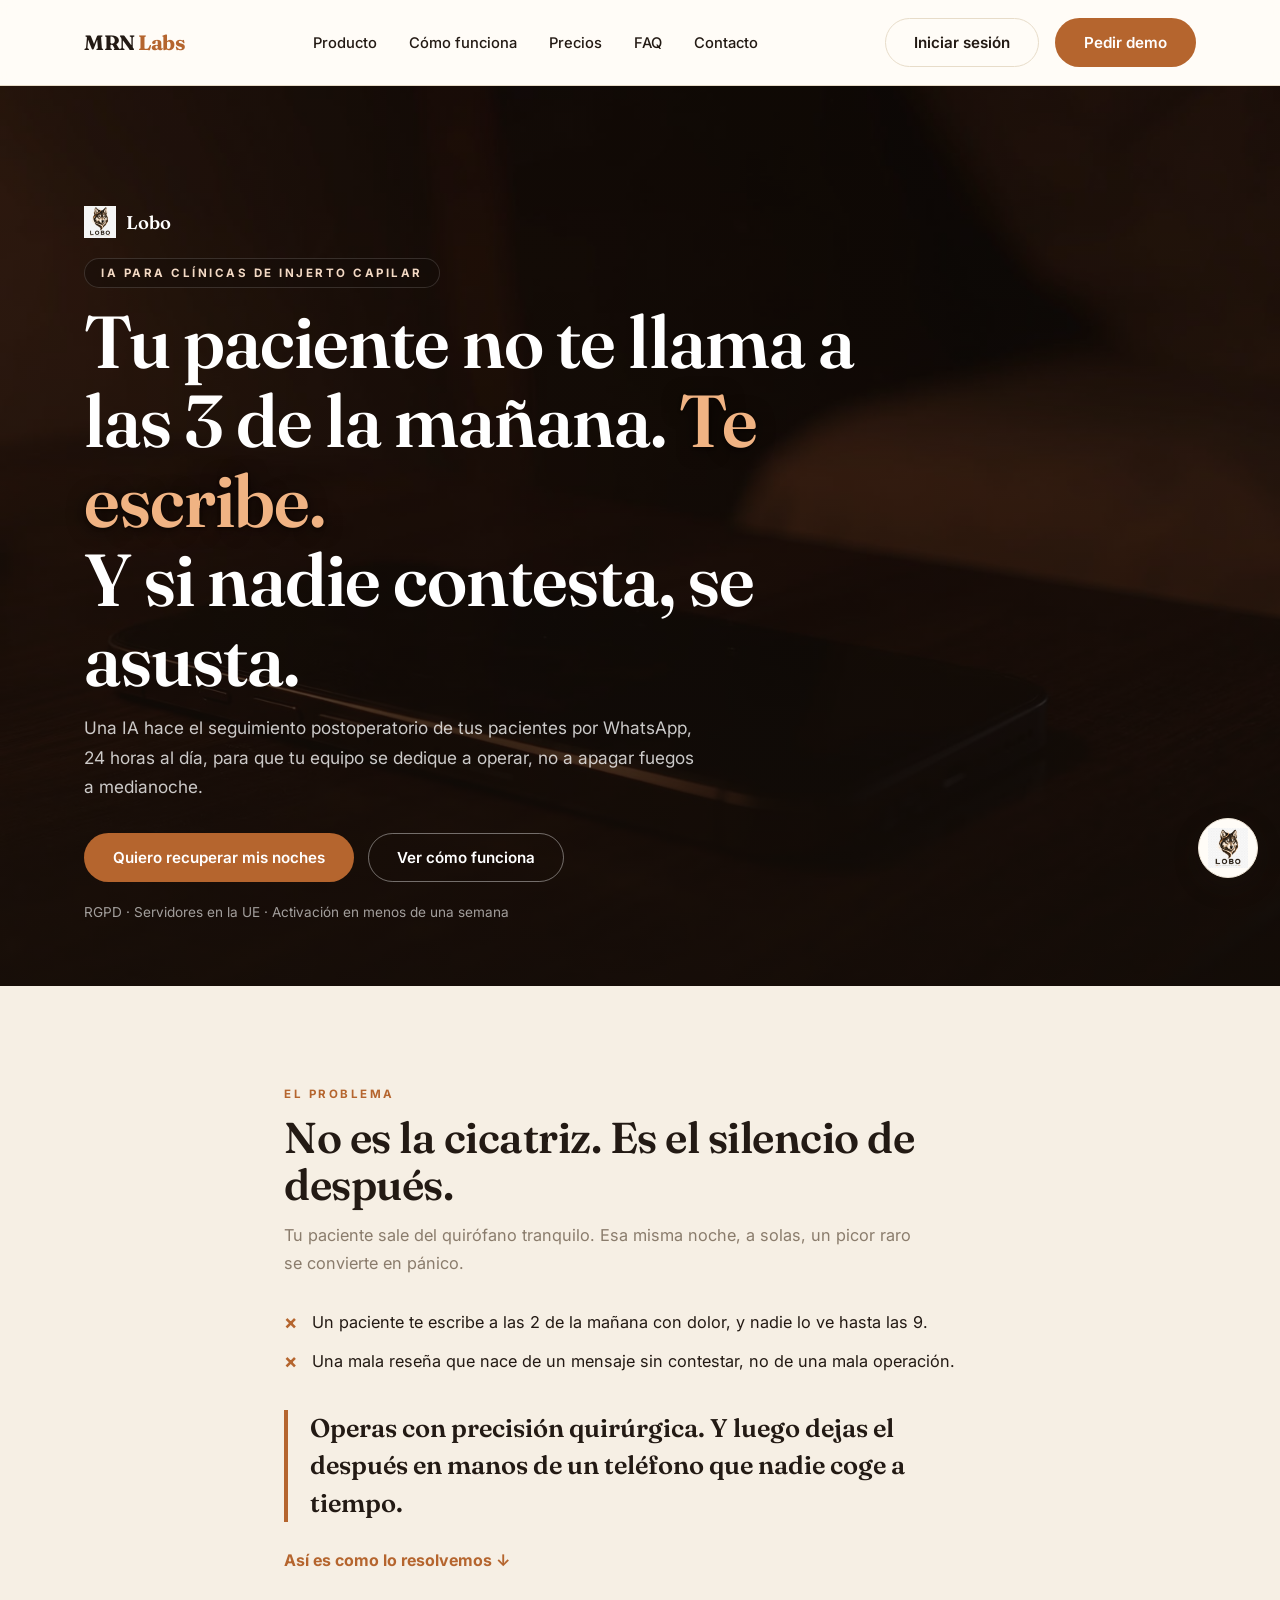
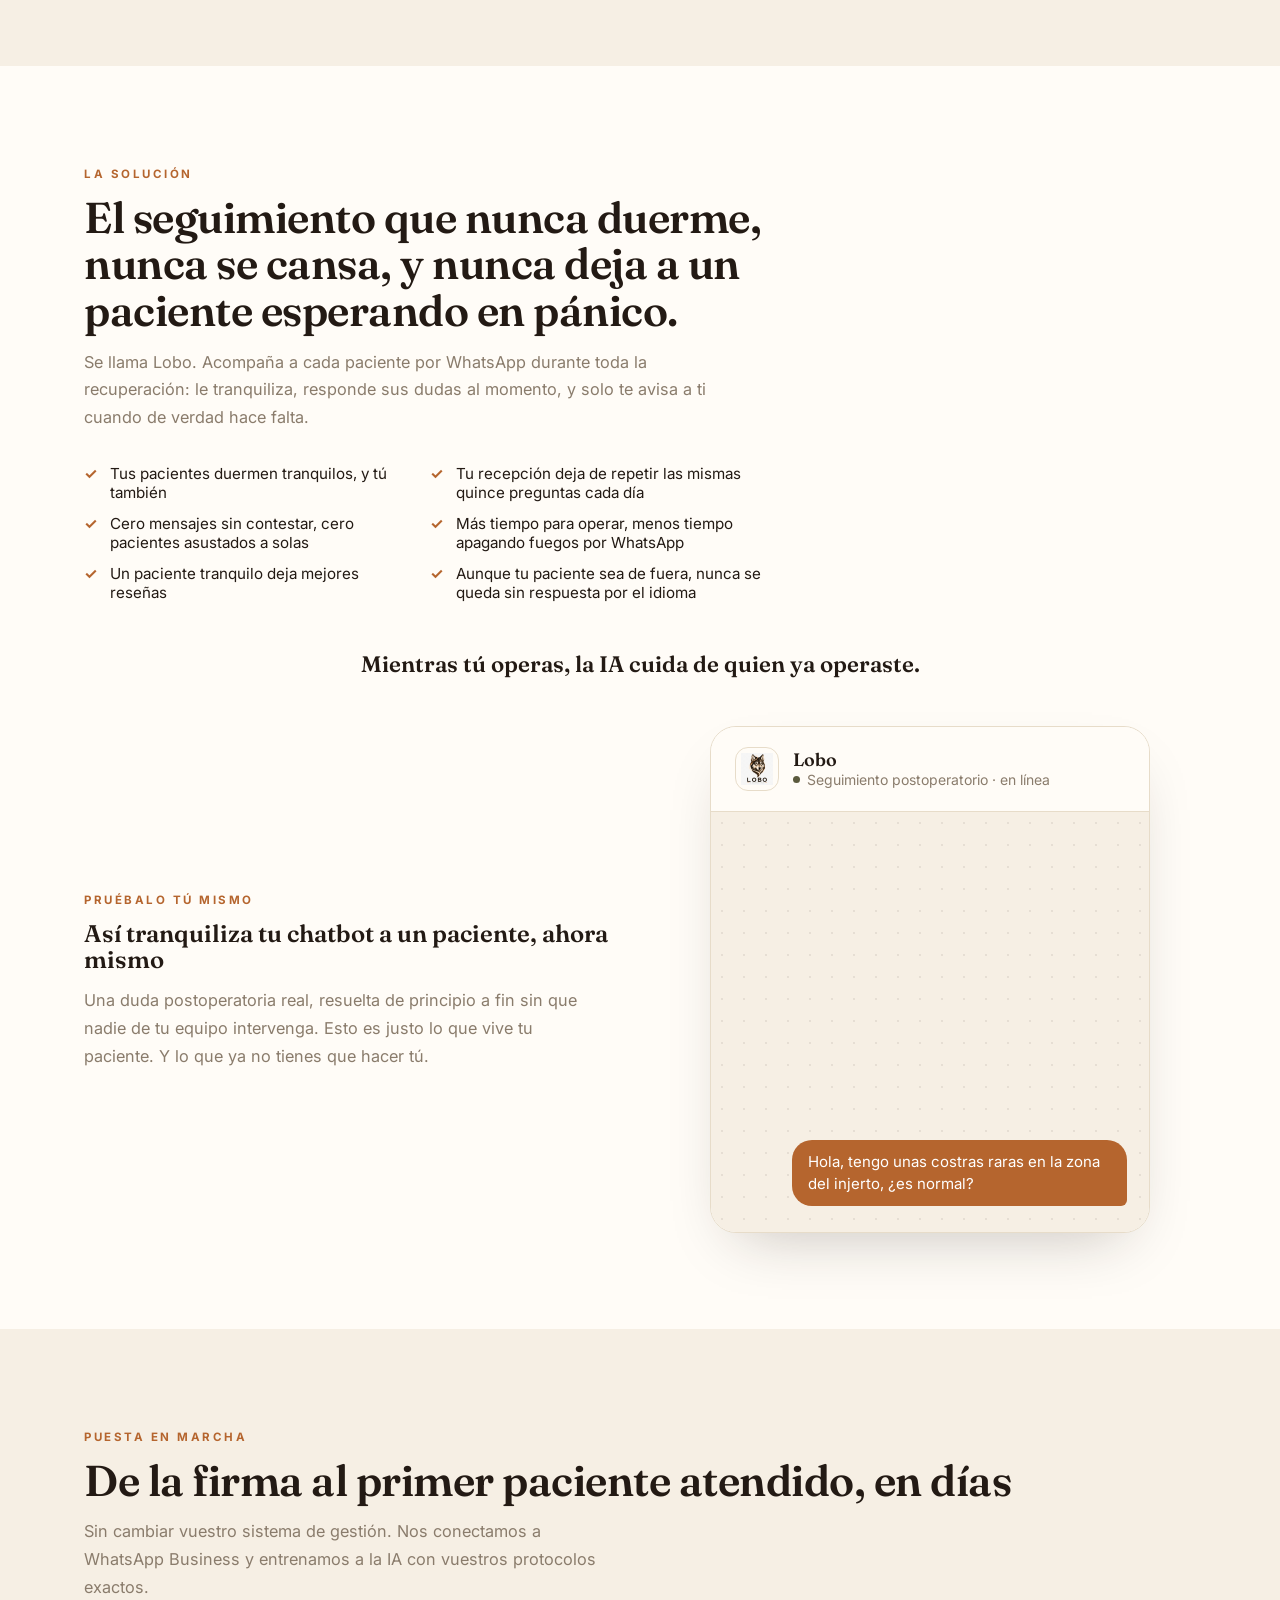
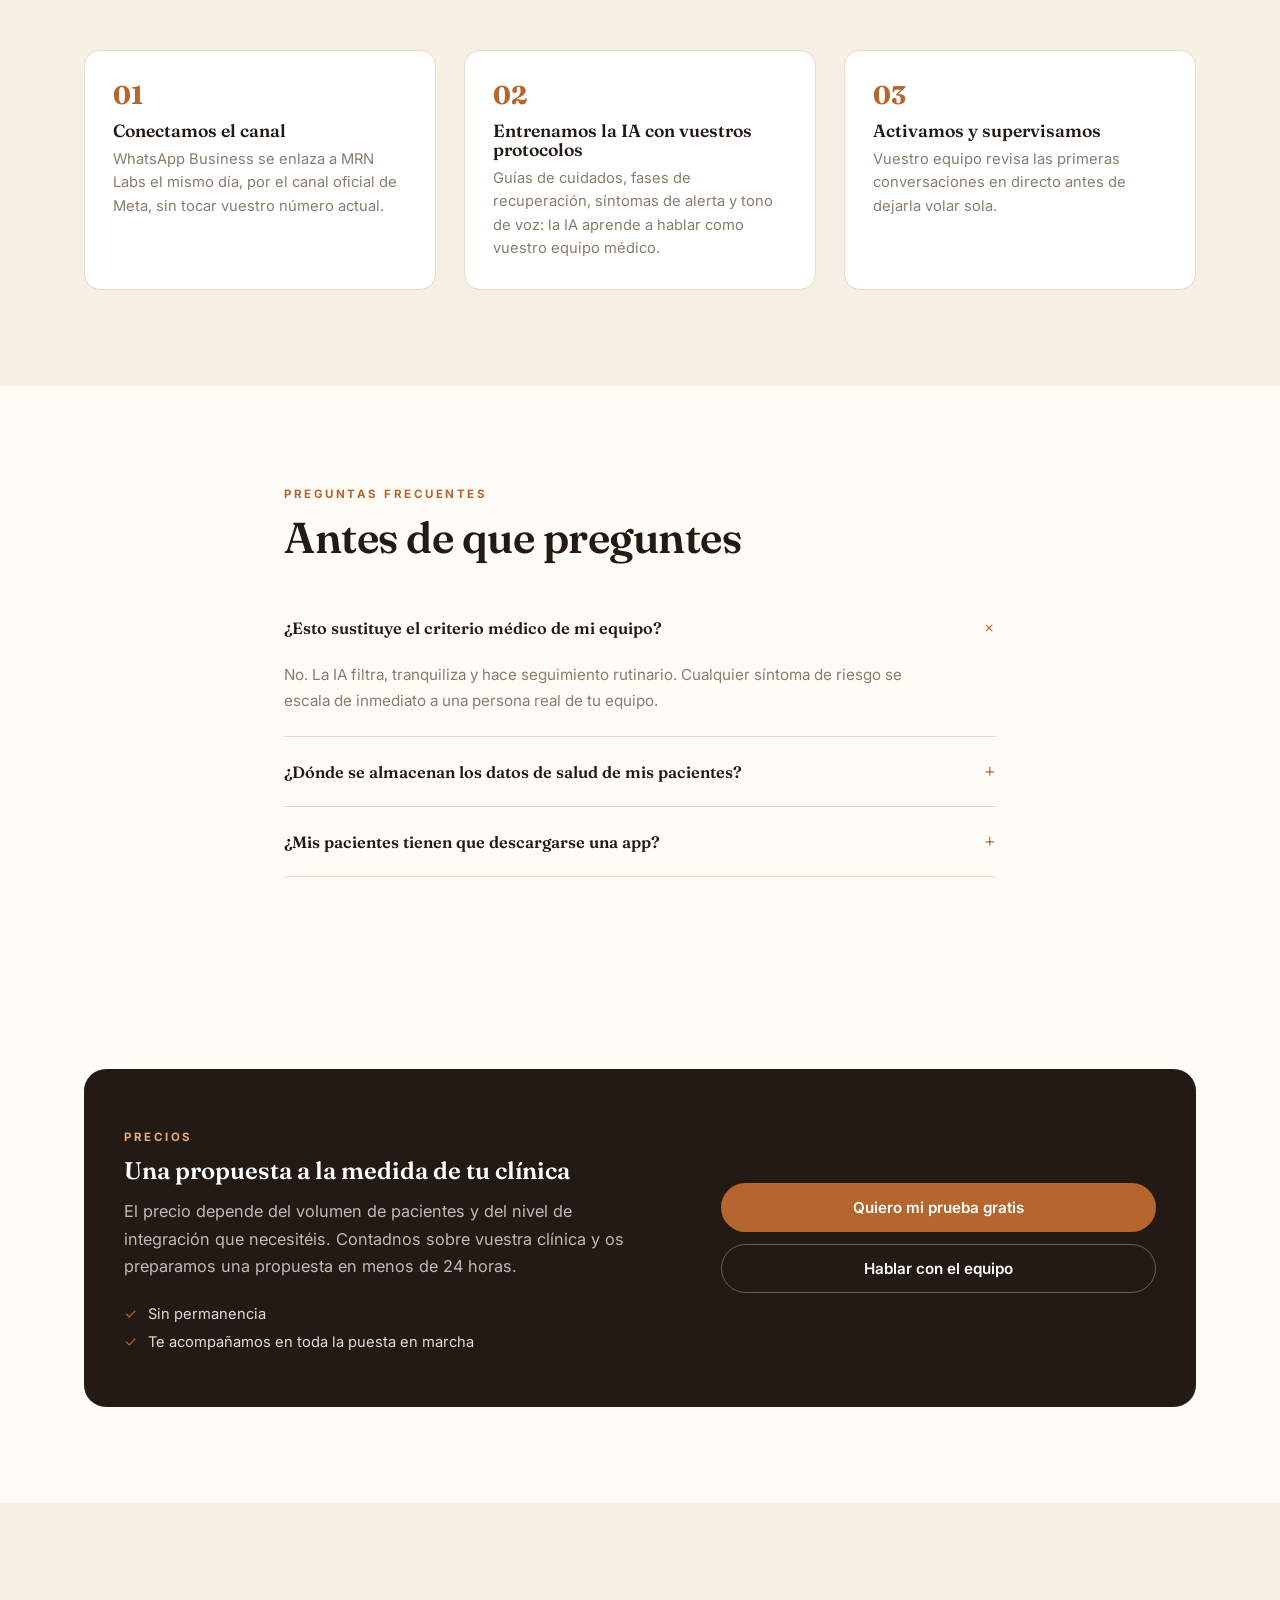
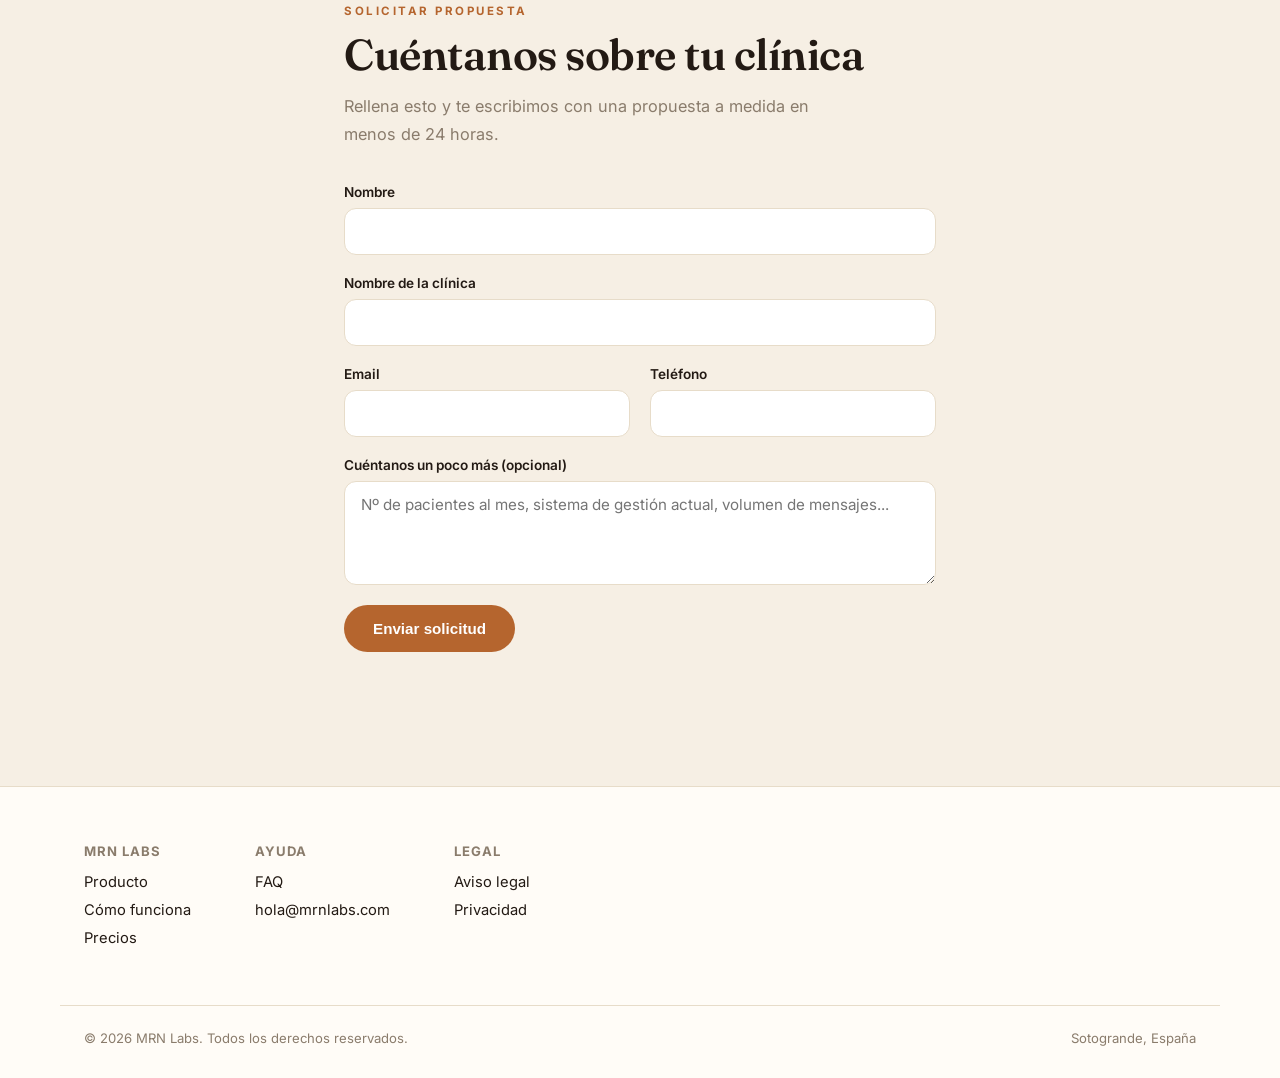
<file: index.html>
<!DOCTYPE html>
<html lang="es">
<head>
<meta charset="UTF-8">
<meta name="viewport" content="width=device-width, initial-scale=1.0">
<title>MRN Labs – IA de seguimiento postoperatorio para clínicas capilares</title>
<meta name="description" content="MRN Labs pone una IA a hacer el seguimiento postoperatorio de tus pacientes de injerto capilar por WhatsApp: triaje de síntomas, respuestas 24/7 en +50 idiomas, y menos llamadas a recepción.">
<link rel="icon" type="image/png" href="images/lobo-icon.png">
<link rel="apple-touch-icon" href="images/lobo-icon.png">
<meta property="og:type" content="website">
<meta property="og:title" content="Lobo – IA de seguimiento postoperatorio para clínicas capilares">
<meta property="og:description" content="Habla con tus pacientes. Haz crecer tu clínica. Atención inteligente por WhatsApp, 24/7.">
<meta property="og:image" content="https://mrn-labs.vercel.app/images/lobo-banner-horizontal.jpg">
<meta name="twitter:card" content="summary_large_image">
<meta name="twitter:title" content="Lobo – IA de seguimiento postoperatorio para clínicas capilares">
<meta name="twitter:description" content="Habla con tus pacientes. Haz crecer tu clínica. Atención inteligente por WhatsApp, 24/7.">
<meta name="twitter:image" content="https://mrn-labs.vercel.app/images/lobo-banner-horizontal.jpg">
<link rel="preconnect" href="https://fonts.googleapis.com">
<link rel="preconnect" href="https://fonts.gstatic.com" crossorigin>
<link href="https://fonts.googleapis.com/css2?family=Fraunces:opsz,wght@9..144,500;9..144,600;9..144,700&family=Inter:wght@400;500;600;700&display=swap" rel="stylesheet">
<style>
  :root{
    --ink:#231A14;
    --cream:#F6EFE4;
    --paper:#FFFCF7;
    --clay:#B5652E;
    --clay-dark:#965021;
    --olive:#5B5A3D;
    --muted:#8A7C6C;
    --line:#E7DCC9;
    --white:#FFFFFF;
  }
  *,*::before,*::after{margin:0;padding:0;box-sizing:border-box;}
  html{scroll-behavior:smooth;}
  body{
    font-family:'Inter',sans-serif;
    color:var(--ink);
    background:var(--paper);
    -webkit-font-smoothing:antialiased;
    overflow-x:hidden;
  }
  img{max-width:100%;display:block;}
  a{color:inherit;text-decoration:none;}
  .container{max-width:1160px;margin:0 auto;padding:0 24px;}
  .eyebrow{
    font-size:.72rem;font-weight:700;letter-spacing:2.5px;text-transform:uppercase;
    color:var(--clay);margin-bottom:14px;display:inline-block;
  }
  h1,h2,h3{font-family:'Fraunces',serif;font-weight:600;line-height:1.08;color:var(--ink);}
  .section-h2{font-size:clamp(1.9rem,4vw,2.7rem);letter-spacing:-.5px;}
  .section-sub{font-size:1.02rem;color:var(--muted);line-height:1.7;max-width:520px;margin-top:14px;}
  .btn{
    display:inline-flex;align-items:center;justify-content:center;gap:8px;
    padding:14px 28px;border-radius:999px;font-weight:600;font-size:.95rem;
    cursor:pointer;border:1px solid transparent;transition:transform .15s ease, background .2s ease;
  }
  .btn-primary{background:var(--clay);color:var(--white);}
  .btn-primary:hover{background:var(--clay-dark);transform:translateY(-1px);}
  .btn-ghost{background:transparent;color:var(--ink);border-color:var(--line);}
  .btn-ghost:hover{border-color:var(--ink);}
  section{padding:96px 0;}
  .reveal{opacity:0;transform:translateY(24px);transition:opacity .6s ease,transform .6s ease;}
  .reveal.in{opacity:1;transform:translateY(0);}
  .reveal-d1{transition-delay:.1s;} .reveal-d2{transition-delay:.2s;} .reveal-d3{transition-delay:.3s;}
  @media(prefers-reduced-motion:reduce){
    .reveal{opacity:1!important;transform:none!important;transition:none!important;}
  }

  /* NAV */
  header{position:sticky;top:0;z-index:999;background:rgba(255,252,247,.9);backdrop-filter:blur(8px);border-bottom:1px solid var(--line);}
  nav{display:flex;align-items:center;justify-content:space-between;padding:18px 24px;max-width:1160px;margin:0 auto;}
  .logo{font-family:'Fraunces',serif;font-weight:700;font-size:1.3rem;letter-spacing:-.5px;}
  .logo span{color:var(--clay);}
  .nav-links{display:flex;gap:32px;align-items:center;font-size:.92rem;font-weight:500;}
  .nav-links a:hover{color:var(--clay);}
  .nav-cta{display:flex;align-items:center;gap:16px;}
  .menu-toggle{display:none;background:none;border:none;cursor:pointer;padding:6px;}
  .menu-toggle span{display:block;width:22px;height:2px;background:var(--ink);margin:5px 0;}

  /* HERO */
  .hero{position:relative;overflow:hidden;padding:120px 0 48px;min-height:100vh;display:flex;align-items:flex-start;box-sizing:border-box;}
  .hero-bg{position:absolute;inset:0;z-index:0;background:#1a120c center/cover no-repeat;background-image:url('images/hero-bg-poster.jpg');}
  .hero-bg video{width:100%;height:100%;object-fit:cover;display:block;}
  @media(max-width:700px){
    .hero-bg{background-image:url('images/hero-bg-mobile-poster.jpg');}
  }
  .hero-scrim{position:absolute;inset:0;z-index:1;background:linear-gradient(180deg,rgba(20,13,8,.55) 0%,rgba(20,13,8,.65) 45%,rgba(20,13,8,.88) 100%);}
  .hero .container{width:100%;position:relative;z-index:2;}
  .hero-grid{display:grid;grid-template-columns:1fr;gap:20px;align-items:center;}
  .hero-copy{max-width:780px;}
  .hero h1{font-size:clamp(2.6rem,6.5vw,4.6rem);letter-spacing:-1px;color:#fff;}
  .hero h1 em{font-style:normal;color:#F0B383;text-shadow:0 2px 18px rgba(0,0,0,.65),0 1px 3px rgba(0,0,0,.5);}
  .hero .eyebrow{color:#F3D9C4;background:rgba(20,13,8,.5);border:1px solid rgba(255,255,255,.14);padding:7px 16px;border-radius:999px;}
  .hero .section-sub{max-width:620px;font-size:1.08rem;color:rgba(255,255,255,.78);}
  .hero-cta{display:flex;gap:14px;margin-top:32px;flex-wrap:wrap;}
  .hero-cta .btn-ghost{color:#fff;border-color:rgba(255,255,255,.4);}
  .hero-cta .btn-ghost:hover{border-color:#fff;}
  .hero-trust{margin-top:22px;font-size:.85rem;color:rgba(255,255,255,.6);}
  @media(prefers-reduced-motion:reduce){
    .hero-bg video{display:none;}
  }

  .bg-cream{background:var(--cream);}

  /* PROBLEM / AGITATION */
  .pain-list{list-style:none;display:flex;flex-direction:column;gap:14px;margin-top:32px;}
  .pain-list li{padding-left:28px;position:relative;color:var(--ink);font-size:1.02rem;line-height:1.55;}
  .pain-list li::before{content:"×";position:absolute;left:0;top:-3px;color:var(--clay);font-weight:700;font-size:1.25rem;}
  .punchline{
    font-family:'Fraunces',serif;font-weight:600;font-style:normal;
    font-size:clamp(1.25rem,2.6vw,1.6rem);line-height:1.45;color:var(--ink);
    margin:36px 0 28px;border-left:4px solid var(--clay);padding-left:22px;max-width:640px;
  }

  /* SOLUTION BENEFIT STRIP */
  .benefit-strip{list-style:none;display:grid;grid-template-columns:1fr;gap:12px;margin-top:32px;max-width:680px;}
  .benefit-strip li{padding-left:26px;position:relative;color:var(--ink);font-size:.95rem;}
  .benefit-strip li::before{content:"✓";position:absolute;left:0;color:var(--clay);font-weight:700;}
  @media(min-width:700px){ .benefit-strip{grid-template-columns:1fr 1fr;} }

  /* CHAT DEMO (bot en directo) */
  .chat-demo-split{display:grid;grid-template-columns:1fr;gap:32px;align-items:center;}
  @media(min-width:700px){ .chat-demo-split{grid-template-columns:1fr 1fr;gap:48px;} }
  .chat-demo{width:100%;max-width:440px;margin:0 auto;}
  .chat-demo-card{background:var(--white);border:1px solid var(--line);border-radius:26px;box-shadow:0 26px 60px -28px rgba(35,26,20,.28);overflow:hidden;}
  .chat-demo-head{display:flex;align-items:center;gap:14px;padding:20px 24px;border-bottom:1px solid var(--line);background:var(--paper);}
  .chat-demo-avatar{width:44px;height:44px;border-radius:13px;background:var(--paper);border:1px solid var(--line);display:flex;align-items:center;justify-content:center;overflow:hidden;padding:5px;flex-shrink:0;}
  .chat-demo-head h3{margin:0;font-size:18px;color:var(--ink);font-weight:600;}
  .chat-demo-status{display:flex;align-items:center;gap:7px;font-size:14px;color:var(--muted);margin-top:2px;}
  .chat-demo-dot{width:7px;height:7px;border-radius:50%;background:var(--olive);animation:chatDemoPulse 2s cubic-bezier(.4,0,.6,1) infinite;}
  @keyframes chatDemoPulse{0%,100%{opacity:1}50%{opacity:.3}}
  .chat-demo-body{min-height:420px;padding:26px 22px;display:flex;flex-direction:column;gap:14px;justify-content:flex-end;
    background-color:var(--cream);background-image:radial-gradient(rgba(35,26,20,.08) 1px,transparent 1px);background-size:22px 22px;}
  .chat-demo-row{display:flex;opacity:0;transform:translateY(12px) scale(.97);transition:opacity .45s ease, transform .45s ease;}
  .chat-demo-row.show{opacity:1;transform:none;}
  .chat-demo-row.user{justify-content:flex-end;}
  .chat-demo-row.bot{justify-content:flex-start;}
  .chat-demo-stack{max-width:85%;display:flex;flex-direction:column;gap:6px;}
  .chat-demo-bubble{padding:11px 16px;font-size:15px;line-height:1.45;border-radius:20px;}
  .chat-demo-row.user .chat-demo-bubble{background:var(--clay);color:#fff;border-bottom-right-radius:6px;}
  .chat-demo-row.bot .chat-demo-bubble{background:var(--white);color:var(--ink);border:1px solid var(--line);border-bottom-left-radius:6px;}
  .chat-demo-chip{align-self:flex-start;display:inline-flex;align-items:center;gap:6px;font-size:12px;font-weight:600;padding:4px 10px;border-radius:8px;color:var(--clay-dark);background:rgba(181,101,46,.10);border:1px solid rgba(181,101,46,.28);}
  .chat-demo-chip svg{width:12px;height:12px;}
  .chat-demo-typing{display:inline-flex;gap:5px;padding:13px 16px;background:var(--white);border:1px solid var(--line);border-radius:20px;border-bottom-left-radius:6px;}
  .chat-demo-typing span{width:7px;height:7px;border-radius:50%;background:#c9bca9;animation:chatDemoBlink 1.3s infinite;}
  .chat-demo-typing span:nth-child(2){animation-delay:.2s;}
  .chat-demo-typing span:nth-child(3){animation-delay:.4s;}
  @keyframes chatDemoBlink{0%,60%,100%{opacity:.3;transform:translateY(0)}30%{opacity:1;transform:translateY(-3px)}}

  /* HOW IT WORKS */
  .steps{display:grid;grid-template-columns:1fr;gap:28px;margin-top:48px;}
  .step{background:var(--white);border:1px solid var(--line);border-radius:16px;padding:28px;}
  .step .num{font-family:'Fraunces',serif;font-size:1.6rem;color:var(--clay);font-weight:700;}
  .step h3{font-size:1.1rem;margin-top:10px;}
  .step p{color:var(--muted);font-size:.92rem;margin-top:8px;line-height:1.6;}

  /* FAQ */
  .faq-item{border-bottom:1px solid var(--line);}
  .faq-q{width:100%;text-align:left;background:none;border:none;padding:22px 0;display:flex;justify-content:space-between;align-items:center;cursor:pointer;font-size:1.02rem;font-weight:600;color:var(--ink);font-family:'Fraunces',serif;}
  .faq-q .icon{font-size:1.3rem;color:var(--clay);transition:transform .2s ease;flex-shrink:0;margin-left:16px;}
  .faq-item.open .faq-q .icon{transform:rotate(45deg);}
  .faq-a{max-height:0;overflow:hidden;transition:max-height .3s ease;}
  .faq-a p{padding-bottom:22px;color:var(--muted);font-size:.95rem;line-height:1.7;max-width:640px;}

  /* PRICING */
  .pricing-card{
    background:var(--ink);color:var(--white);border-radius:22px;padding:56px 40px;
    display:grid;grid-template-columns:1fr;gap:32px;align-items:center;
  }
  .pricing-card h2{color:var(--white);}
  .pricing-card .section-sub{color:rgba(255,255,255,.7);}
  .pricing-card .btn-primary{background:var(--clay);}
  .pricing-perks{list-style:none;display:flex;flex-direction:column;gap:10px;margin-top:24px;}
  .pricing-perks li{padding-left:24px;position:relative;font-size:.92rem;color:rgba(255,255,255,.85);}
  .pricing-perks li::before{content:"✓";position:absolute;left:0;color:var(--clay);}

  /* LEAD FORM */
  .lead-form{margin-top:36px;display:flex;flex-direction:column;gap:20px;}
  .form-grid-2{display:grid;grid-template-columns:1fr;gap:20px;}
  .form-row{display:flex;flex-direction:column;gap:8px;}
  .form-row label{font-size:.85rem;font-weight:600;color:var(--ink);}
  .form-row input,.form-row textarea{
    font-family:'Inter',sans-serif;font-size:.95rem;color:var(--ink);
    background:var(--white);border:1px solid var(--line);border-radius:12px;
    padding:13px 16px;resize:vertical;
  }
  .form-row input:focus,.form-row textarea:focus{outline:none;border-color:var(--clay);}
  .lead-form .btn-primary{align-self:flex-start;}
  .lead-form .btn-primary:disabled{opacity:.6;cursor:not-allowed;}
  .form-status{font-size:.9rem;min-height:1.2em;}
  .form-status.ok{color:#3F7D4F;}
  .form-status.error{color:#B23A3A;}
  @media(min-width:560px){ .form-grid-2{grid-template-columns:1fr 1fr;} }

  /* FOOTER */
  footer{padding:56px 0 32px;border-top:1px solid var(--line);}
  .footer-grid{display:grid;grid-template-columns:1fr;gap:32px;}
  .footer-cols{display:flex;gap:64px;flex-wrap:wrap;}
  .footer-col h4{font-size:.82rem;text-transform:uppercase;letter-spacing:1px;color:var(--muted);margin-bottom:14px;}
  .footer-col a{display:block;font-size:.92rem;margin-bottom:10px;color:var(--ink);}
  .footer-col a:hover{color:var(--clay);}
  .footer-bottom{margin-top:48px;padding-top:24px;border-top:1px solid var(--line);display:flex;justify-content:space-between;flex-wrap:wrap;gap:12px;font-size:.82rem;color:var(--muted);}

  @media(min-width:860px){
    .steps{grid-template-columns:repeat(3,1fr);}
    .pricing-card{grid-template-columns:1.3fr 1fr;}
  }
  @media(max-width:860px){
    .nav-links{position:fixed;top:64px;left:0;right:0;background:var(--paper);flex-direction:column;padding:24px;border-bottom:1px solid var(--line);display:none;gap:18px;}
    .nav-links.open{display:flex;}
    .menu-toggle{display:block;}
    .nav-cta .btn-ghost{display:none;}
  }
</style>
</head>
<body>

<header>
  <nav>
    <a href="#top" class="logo">MRN <span>Labs</span></a>
    <div class="nav-links" id="navLinks">
      <a href="#producto">Producto</a>
      <a href="#como-funciona">Cómo funciona</a>
      <a href="#precios">Precios</a>
      <a href="#faq">FAQ</a>
      <a href="#contacto">Contacto</a>
    </div>
    <div class="nav-cta">
      <a href="#contacto" class="btn btn-ghost">Iniciar sesión</a>
      <a href="#contacto" class="btn btn-primary">Pedir demo</a>
      <button class="menu-toggle" id="menuToggle" aria-label="Abrir menú"><span></span><span></span><span></span></button>
    </div>
  </nav>
</header>

<main id="top">

  <!-- HERO -->
  <section class="hero">
    <div class="hero-bg" aria-hidden="true">
      <video id="heroVideo" muted loop playsinline preload="none" poster="images/hero-bg-poster.jpg"></video>
    </div>
    <script>
      // El <video> no lleva <source> en el HTML: la añadimos aquí, eligiendo la
      // versión vertical (ligera, pensada para móvil) o la horizontal según el
      // ancho de pantalla. Así nunca se descarga la que no toca, y "reducir
      // movimiento" evita cargar cualquiera de las dos.
      (function () {
        var v = document.getElementById('heroVideo');
        var reduceMotion = window.matchMedia('(prefers-reduced-motion: reduce)').matches;
        var isMobile = window.innerWidth < 700;
        if (v && !reduceMotion) {
          v.poster = isMobile ? 'images/hero-bg-mobile-poster.jpg' : 'images/hero-bg-poster.jpg';
          var s = document.createElement('source');
          s.src = isMobile ? 'images/hero-bg-mobile.mp4' : 'images/hero-bg.mp4';
          s.type = 'video/mp4';
          v.appendChild(s);
          v.load();
          v.play().catch(function () {});
        }
      })();
    </script>
    <div class="hero-scrim"></div>
    <div class="container hero-grid">
      <div class="hero-copy reveal in">
        <div style="display:flex;align-items:center;gap:10px;margin-bottom:20px;">
          <img src="images/lobo-logo.png" alt="Lobo" style="width:32px;height:32px;object-fit:contain;">
          <span style="font-family:'Fraunces',serif;font-weight:600;font-size:1.15rem;color:#fff;">Lobo</span>
        </div>
        <span class="eyebrow">IA para clínicas de injerto capilar</span>
        <h1>Tu paciente no te llama a las 3 de la mañana. <em>Te escribe.</em><br>Y si nadie contesta, se asusta.</h1>
        <p class="section-sub">Una IA hace el seguimiento postoperatorio de tus pacientes por WhatsApp, 24 horas al día, para que tu equipo se dedique a operar, no a apagar fuegos a medianoche.</p>
        <div class="hero-cta">
          <a href="#contacto" class="btn btn-primary">Quiero recuperar mis noches</a>
          <a href="#como-funciona" class="btn btn-ghost">Ver cómo funciona</a>
        </div>
        <p class="hero-trust">RGPD · Servidores en la UE · Activación en menos de una semana</p>
      </div>
    </div>
  </section>

  <!-- PROBLEM / AGITATION -->
  <section id="problema" class="bg-cream">
    <div class="container reveal" style="max-width:760px;">
      <span class="eyebrow">El problema</span>
      <h2 class="section-h2">No es la cicatriz. Es el silencio de después.</h2>
      <p class="section-sub" style="max-width:640px;">Tu paciente sale del quirófano tranquilo. Esa misma noche, a solas, un picor raro se convierte en pánico.</p>
      <ul class="pain-list">
        <li>Un paciente te escribe a las 2 de la mañana con dolor, y nadie lo ve hasta las 9.</li>
        <li>Una mala reseña que nace de un mensaje sin contestar, no de una mala operación.</li>
      </ul>
      <blockquote class="punchline">Operas con precisión quirúrgica. Y luego dejas el después en manos de un teléfono que nadie coge a tiempo.</blockquote>
      <a href="#producto" style="font-weight:700;color:var(--clay);">Así es como lo resolvemos ↓</a>
    </div>
  </section>

  <!-- FEATURES -->
  <section id="producto">
    <div class="container">
      <div class="reveal" style="max-width:680px;">
        <span class="eyebrow">La solución</span>
        <h2 class="section-h2">El seguimiento que nunca duerme, nunca se cansa, y nunca deja a un paciente esperando en pánico.</h2>
        <p class="section-sub" style="max-width:640px;">Se llama Lobo. Acompaña a cada paciente por WhatsApp durante toda la recuperación: le tranquiliza, responde sus dudas al momento, y solo te avisa a ti cuando de verdad hace falta.</p>
        <ul class="benefit-strip">
          <li>Tus pacientes duermen tranquilos, y tú también</li>
          <li>Tu recepción deja de repetir las mismas quince preguntas cada día</li>
          <li>Cero mensajes sin contestar, cero pacientes asustados a solas</li>
          <li>Más tiempo para operar, menos tiempo apagando fuegos por WhatsApp</li>
          <li>Un paciente tranquilo deja mejores reseñas</li>
          <li>Aunque tu paciente sea de fuera, nunca se queda sin respuesta por el idioma</li>
        </ul>
      </div>

      <p class="reveal" style="margin-top:48px;font-family:'Fraunces',serif;font-weight:600;font-size:clamp(1.15rem,2.4vw,1.4rem);text-align:center;color:var(--ink);">Mientras tú operas, la IA cuida de quien ya operaste.</p>

      <div class="chat-demo-split reveal" style="margin-top:48px;">
        <div>
          <span class="eyebrow">Pruébalo tú mismo</span>
          <h2>Así tranquiliza tu chatbot a un paciente, ahora mismo</h2>
          <p class="section-sub">Una duda postoperatoria real, resuelta de principio a fin sin que nadie de tu equipo intervenga. Esto es justo lo que vive tu paciente. Y lo que ya no tienes que hacer tú.</p>
        </div>
        <div class="chat-demo">
          <div class="chat-demo-card">
            <div class="chat-demo-head">
              <div class="chat-demo-avatar"><img src="images/lobo-logo.png" alt="Lobo" style="width:100%;height:100%;object-fit:contain;"></div>
              <div>
                <h3>Lobo</h3>
                <div class="chat-demo-status"><span class="chat-demo-dot"></span> Seguimiento postoperatorio · en línea</div>
              </div>
            </div>
            <div class="chat-demo-body" id="mrnChatDemo"></div>
          </div>
        </div>
      </div>

    </div>
  </section>

  <!-- HOW IT WORKS -->
  <section id="como-funciona" class="bg-cream">
    <div class="container reveal">
      <span class="eyebrow">Puesta en marcha</span>
      <h2 class="section-h2">De la firma al primer paciente atendido, en días</h2>
      <p class="section-sub">Sin cambiar vuestro sistema de gestión. Nos conectamos a WhatsApp Business y entrenamos a la IA con vuestros protocolos exactos.</p>
      <div class="steps">
        <div class="step">
          <span class="num">01</span>
          <h3>Conectamos el canal</h3>
          <p>WhatsApp Business se enlaza a MRN Labs el mismo día, por el canal oficial de Meta, sin tocar vuestro número actual.</p>
        </div>
        <div class="step">
          <span class="num">02</span>
          <h3>Entrenamos la IA con vuestros protocolos</h3>
          <p>Guías de cuidados, fases de recuperación, síntomas de alerta y tono de voz: la IA aprende a hablar como vuestro equipo médico.</p>
        </div>
        <div class="step">
          <span class="num">03</span>
          <h3>Activamos y supervisamos</h3>
          <p>Vuestro equipo revisa las primeras conversaciones en directo antes de dejarla volar sola.</p>
        </div>
      </div>
    </div>
  </section>

  <!-- FAQ -->
  <section id="faq">
    <div class="container reveal" style="max-width:760px;">
      <span class="eyebrow">Preguntas frecuentes</span>
      <h2 class="section-h2">Antes de que preguntes</h2>

      <div style="margin-top:32px;">
        <div class="faq-item open">
          <button class="faq-q">¿Esto sustituye el criterio médico de mi equipo?<span class="icon">+</span></button>
          <div class="faq-a" style="max-height:200px;"><p>No. La IA filtra, tranquiliza y hace seguimiento rutinario. Cualquier síntoma de riesgo se escala de inmediato a una persona real de tu equipo.</p></div>
        </div>
        <div class="faq-item">
          <button class="faq-q">¿Dónde se almacenan los datos de salud de mis pacientes?<span class="icon">+</span></button>
          <div class="faq-a"><p>En servidores europeos, cumpliendo RGPD, y a través del canal oficial de WhatsApp Business de Meta. No se comparten con terceros ni se usan para entrenar modelos de otras clínicas.</p></div>
        </div>
        <div class="faq-item">
          <button class="faq-q">¿Mis pacientes tienen que descargarse una app?<span class="icon">+</span></button>
          <div class="faq-a"><p>No. Todo ocurre dentro de WhatsApp, el canal que ya usan. Sin registros ni contraseñas.</p></div>
        </div>
      </div>
    </div>
  </section>

  <!-- PRICING / CTA -->
  <section id="precios">
    <div class="container reveal">
      <div class="pricing-card">
        <div>
          <span class="eyebrow" style="color:#E8A97C;">Precios</span>
          <h2>Una propuesta a la medida de tu clínica</h2>
          <p class="section-sub">El precio depende del volumen de pacientes y del nivel de integración que necesitéis. Contadnos sobre vuestra clínica y os preparamos una propuesta en menos de 24 horas.</p>
          <ul class="pricing-perks">
            <li>Sin permanencia</li>
            <li>Te acompañamos en toda la puesta en marcha</li>
          </ul>
        </div>
        <div style="display:flex;flex-direction:column;gap:12px;">
          <a href="#contacto" class="btn btn-primary" style="width:100%;">Quiero mi prueba gratis</a>
          <a href="#contacto" class="btn btn-ghost" style="width:100%;border-color:rgba(255,255,255,.3);color:#fff;">Hablar con el equipo</a>
        </div>
      </div>
    </div>
  </section>

  <!-- LEAD FORM -->
  <section id="contacto" class="bg-cream">
    <div class="container reveal" style="max-width:640px;">
      <span class="eyebrow">Solicitar propuesta</span>
      <h2 class="section-h2">Cuéntanos sobre tu clínica</h2>
      <p class="section-sub">Rellena esto y te escribimos con una propuesta a medida en menos de 24 horas.</p>

      <form id="leadForm" class="lead-form" action="https://formspree.io/f/xljroazd" method="POST">
        <input type="text" name="_gotcha" style="display:none" tabindex="-1" autocomplete="off">
        <input type="hidden" name="_subject" value="Nueva solicitud de propuesta (MRN Labs Clínicas)">

        <div class="form-row">
          <label for="lf-nombre">Nombre</label>
          <input id="lf-nombre" type="text" name="Nombre" required autocomplete="name">
        </div>

        <div class="form-row">
          <label for="lf-restaurante">Nombre de la clínica</label>
          <input id="lf-restaurante" type="text" name="Clínica" required autocomplete="organization">
        </div>

        <div class="form-grid-2">
          <div class="form-row">
            <label for="lf-email">Email</label>
            <input id="lf-email" type="email" name="Email" required autocomplete="email">
          </div>
          <div class="form-row">
            <label for="lf-telefono">Teléfono</label>
            <input id="lf-telefono" type="tel" name="Teléfono" autocomplete="tel">
          </div>
        </div>

        <div class="form-row">
          <label for="lf-mensaje">Cuéntanos un poco más (opcional)</label>
          <textarea id="lf-mensaje" name="Mensaje" rows="4" placeholder="Nº de pacientes al mes, sistema de gestión actual, volumen de mensajes..."></textarea>
        </div>

        <button type="submit" class="btn btn-primary" id="leadFormSubmit">Enviar solicitud</button>
        <p id="leadFormStatus" class="form-status" role="status" aria-live="polite"></p>
      </form>
    </div>
  </section>

</main>

<footer>
  <div class="container footer-grid">
    <div class="footer-cols">
      <div class="footer-col">
        <h4>MRN Labs</h4>
        <a href="#producto">Producto</a>
        <a href="#como-funciona">Cómo funciona</a>
        <a href="#precios">Precios</a>
      </div>
      <div class="footer-col">
        <h4>Ayuda</h4>
        <a href="#faq">FAQ</a>
        <a href="mailto:hola@mrnlabs.com">hola@mrnlabs.com</a>
      </div>
      <div class="footer-col">
        <h4>Legal</h4>
        <a href="#">Aviso legal</a>
        <a href="#">Privacidad</a>
      </div>
    </div>
  </div>
  <div class="container footer-bottom">
    <span>© 2026 MRN Labs. Todos los derechos reservados.</span>
    <span>Sotogrande, España</span>
  </div>
</footer>

<script>
  // mobile nav
  const menuToggle = document.getElementById('menuToggle');
  const navLinks = document.getElementById('navLinks');
  menuToggle.addEventListener('click', () => navLinks.classList.toggle('open'));
  navLinks.querySelectorAll('a').forEach(a => a.addEventListener('click', () => navLinks.classList.remove('open')));

  // faq accordion
  document.querySelectorAll('.faq-item').forEach(item => {
    item.querySelector('.faq-q').addEventListener('click', () => {
      const answer = item.querySelector('.faq-a');
      const isOpen = item.classList.contains('open');
      document.querySelectorAll('.faq-item').forEach(i => { i.classList.remove('open'); i.querySelector('.faq-a').style.maxHeight = null; });
      if (!isOpen) { item.classList.add('open'); answer.style.maxHeight = answer.scrollHeight + 'px'; }
    });
  });

  // lead form submit (AJAX to Formspree)
  const leadForm = document.getElementById('leadForm');
  if (leadForm) {
    const submitBtn = document.getElementById('leadFormSubmit');
    const status = document.getElementById('leadFormStatus');
    leadForm.addEventListener('submit', async (e) => {
      e.preventDefault();
      submitBtn.disabled = true;
      status.textContent = 'Enviando...';
      status.className = 'form-status';
      try {
        const res = await fetch(leadForm.action, {
          method: 'POST',
          body: new FormData(leadForm),
          headers: { 'Accept': 'application/json' }
        });
        if (res.ok) {
          leadForm.reset();
          status.textContent = 'Listo, hemos recibido tu solicitud. Te escribimos en menos de 24 horas.';
          status.className = 'form-status ok';
        } else {
          status.textContent = 'No se ha podido enviar. Prueba de nuevo o escríbenos a hola@mrnlabs.com.';
          status.className = 'form-status error';
        }
      } catch (err) {
        status.textContent = 'No se ha podido enviar. Prueba de nuevo o escríbenos a hola@mrnlabs.com.';
        status.className = 'form-status error';
      } finally {
        submitBtn.disabled = false;
      }
    });
  }

  // reveal on scroll
  const revealEls = document.querySelectorAll('.reveal');
  const io = new IntersectionObserver(entries => {
    entries.forEach(e => { if (e.isIntersecting) e.target.classList.add('in'); });
  }, { threshold: 0.15 });
  revealEls.forEach(el => io.observe(el));
</script>

<!-- ============================================================= -->
<!-- DEMO DE CHAT EN "LA SOLUCIÓN" · conversación simulada         -->
<!-- ============================================================= -->
<script>
(function () {
  const chat = document.getElementById('mrnChatDemo');
  if (!chat) return;

  const script = [
    { type: 'user', text: 'Hola, tengo unas costras raras en la zona del injerto, ¿es normal?', gap: 600 },
    { type: 'bot',  chip: 'clasificar_sintoma', text: 'Hola Roberto 👋 Sí, es totalmente normal en el día 5. Aquí tienes cómo cuidarlo hoy 👇', typing: 1100, gap: 500 },
    { type: 'user', text: 'Vale, gracias. ¿Puedo dormir de lado?', gap: 1500 },
    { type: 'bot',  chip: 'consultar_protocolo', text: 'Mejor bocarriba unos días más. Te lo recuerdo también mañana ✅', typing: 1200, gap: 500 },
    { type: 'user', text: 'Perfecto, muchas gracias.', gap: 1300 },
    { type: 'bot',  text: '¡Aquí estamos! Cualquier cosa, escribe cuando quieras 😊', typing: 1000, gap: 500 },
  ];

  const wait = ms => new Promise(r => setTimeout(r, ms));

  function bubbleHTML(step) {
    if (step.type === 'user') {
      return `<div class="chat-demo-stack"><div class="chat-demo-bubble">${step.text}</div></div>`;
    }
    const chip = step.chip
      ? `<span class="chat-demo-chip"><svg viewBox="0 0 24 24" fill="currentColor"><path d="M13 2 4 14h6l-1 8 9-12h-6z"/></svg>${step.chip}</span>`
      : '';
    return `<div class="chat-demo-stack">${chip}<div class="chat-demo-bubble">${step.text}</div></div>`;
  }

  async function play() {
    for (const step of script) {
      await wait(step.gap || 400);

      if (step.type === 'bot' && step.typing) {
        const t = document.createElement('div');
        t.className = 'chat-demo-row bot';
        t.innerHTML = `<div class="chat-demo-typing"><span></span><span></span><span></span></div>`;
        chat.appendChild(t);
        requestAnimationFrame(() => t.classList.add('show'));
        await wait(step.typing);
        t.remove();
      }

      const row = document.createElement('div');
      row.className = 'chat-demo-row ' + step.type;
      row.innerHTML = bubbleHTML(step);
      chat.appendChild(row);
      requestAnimationFrame(() => row.classList.add('show'));
    }

    await wait(2800);
    chat.innerHTML = '';
    play();
  }

  // Arranca solo cuando el visitante llega a esta sección
  const io = new IntersectionObserver((entries) => {
    entries.forEach(entry => {
      if (entry.isIntersecting) {
        play();
        io.disconnect();
      }
    });
  }, { threshold: 0.4 });
  io.observe(chat);
})();
</script>

<!-- ============================================================= -->
<!-- WIDGET DE CHAT "LOBO" · MRN Labs                             -->
<!-- ============================================================= -->
<script>
(function () {
  // ---- CONFIG ----------------------------------------------------
  var WEBHOOK_URL = "https://n8npanel.lumarym.cloud/webhook/chat";
  var WELCOME = "¡Hola! Soy Lobo, el asistente de MRN Labs 👋 ¿En qué puedo ayudarte? Puedo contarte cómo reducimos las llamadas a tu recepción o reservarte una demo gratis.";
  // ----------------------------------------------------------------

  // sessionId único y estable por visitante (se guarda en el navegador)
  var sessionId = localStorage.getItem("lobo_session_id");
  if (!sessionId) {
    sessionId = (crypto && crypto.randomUUID)
      ? crypto.randomUUID()
      : "s-" + Date.now() + "-" + Math.random().toString(36).slice(2);
    localStorage.setItem("lobo_session_id", sessionId);
  }

  // ---- ESTILOS ---------------------------------------------------
  var css = `
  #lobo-launcher{position:fixed;right:22px;bottom:22px;z-index:99999;width:60px;height:60px;border:1px solid #efe6d8;border-radius:999px;
    background:#FFFCF7;color:#fff;cursor:pointer;box-shadow:0 8px 24px rgba(35,26,20,.28);display:flex;align-items:center;
    justify-content:center;transition:transform .18s ease, box-shadow .18s ease;padding:9px;overflow:hidden}
  #lobo-launcher:hover{transform:translateY(-2px) scale(1.04);box-shadow:0 12px 30px rgba(35,26,20,.34)}
  #lobo-launcher img{width:100%;height:100%;object-fit:contain}
  #lobo-panel{position:fixed;right:22px;bottom:94px;z-index:99999;width:370px;max-width:calc(100vw - 32px);height:540px;
    max-height:calc(100vh - 120px);background:#FFFCF7;border-radius:20px;box-shadow:0 20px 60px rgba(35,26,20,.30);
    display:none;flex-direction:column;overflow:hidden;font-family:Inter,system-ui,-apple-system,sans-serif;
    border:1px solid #efe6d8}
  #lobo-panel.open{display:flex;animation:loboIn .22s ease}
  @keyframes loboIn{from{opacity:0;transform:translateY(12px)}to{opacity:1;transform:translateY(0)}}
  #lobo-head{background:#B5652E;color:#fff;padding:16px 18px;display:flex;align-items:center;gap:12px}
  #lobo-head .lobo-avatar{width:38px;height:38px;border-radius:999px;background:#FFFCF7;display:flex;
    align-items:center;justify-content:center;overflow:hidden;padding:5px;flex-shrink:0}
  #lobo-head .lobo-avatar img{width:100%;height:100%;object-fit:contain}
  #lobo-head .lobo-title{font-family:Fraunces,Georgia,serif;font-weight:600;font-size:17px;line-height:1.1}
  #lobo-head .lobo-sub{font-size:12px;opacity:.85;margin-top:2px}
  #lobo-head .lobo-close{margin-left:auto;background:none;border:none;color:#fff;cursor:pointer;opacity:.85;font-size:22px;
    line-height:1;padding:4px}
  #lobo-head .lobo-close:hover{opacity:1}
  #lobo-msgs{flex:1;overflow-y:auto;padding:16px;display:flex;flex-direction:column;gap:10px;background:#FFFCF7}
  .lobo-msg{max-width:82%;padding:10px 13px;border-radius:14px;font-size:14px;line-height:1.45;white-space:pre-wrap;word-wrap:break-word}
  .lobo-bot{align-self:flex-start;background:#F6EFE4;color:#231A14;border-bottom-left-radius:4px}
  .lobo-user{align-self:flex-end;background:#B5652E;color:#fff;border-bottom-right-radius:4px}
  .lobo-typing{align-self:flex-start;background:#F6EFE4;border-bottom-left-radius:4px;padding:12px 14px;display:flex;gap:4px}
  .lobo-typing span{width:7px;height:7px;border-radius:50%;background:#b09a82;animation:loboBlink 1.2s infinite}
  .lobo-typing span:nth-child(2){animation-delay:.2s}.lobo-typing span:nth-child(3){animation-delay:.4s}
  @keyframes loboBlink{0%,80%,100%{opacity:.3}40%{opacity:1}}
  #lobo-form{display:flex;gap:8px;padding:12px;border-top:1px solid #efe6d8;background:#FFFCF7}
  #lobo-input{flex:1;border:1px solid #e2d6c4;border-radius:999px;padding:11px 15px;font-size:16px;font-family:inherit;
    outline:none;color:#231A14;background:#fff}
  #lobo-input:focus{border-color:#B5652E}
  #lobo-send{border:none;background:#B5652E;color:#fff;border-radius:999px;width:42px;height:42px;cursor:pointer;
    display:flex;align-items:center;justify-content:center;flex-shrink:0}
  #lobo-send:disabled{opacity:.5;cursor:default}
  #lobo-send svg{width:20px;height:20px}
  .lobo-cta{align-self:flex-start;margin-top:2px;border:none;background:#B5652E;color:#fff;border-radius:999px;
    padding:10px 16px;font-size:14px;font-weight:600;font-family:inherit;cursor:pointer;box-shadow:0 4px 12px rgba(181,101,46,.3);transition:background .15s ease}
  .lobo-cta:hover{background:#9c5626}
  @media(max-width:480px){#lobo-panel{right:8px;left:8px;width:auto;bottom:88px}}
  `;
  var style = document.createElement("style");
  style.textContent = css;
  document.head.appendChild(style);

  // ---- MARKUP ----------------------------------------------------
  var launcher = document.createElement("button");
  launcher.id = "lobo-launcher";
  launcher.setAttribute("aria-label", "Abrir chat con Lobo");
  launcher.innerHTML = '<img src="images/lobo-logo.png" alt="Lobo">';

  var panel = document.createElement("div");
  panel.id = "lobo-panel";
  panel.innerHTML =
    '<div id="lobo-head">' +
      '<div class="lobo-avatar"><img src="images/lobo-logo.png" alt="Lobo"></div>' +
      '<div><div class="lobo-title">Lobo</div><div class="lobo-sub">Asistente de MRN Labs · en línea</div></div>' +
      '<button class="lobo-close" aria-label="Cerrar">&times;</button>' +
    '</div>' +
    '<div id="lobo-msgs"></div>' +
    '<form id="lobo-form">' +
      '<input id="lobo-input" type="text" placeholder="Escribe tu mensaje..." autocomplete="off"/>' +
      '<button id="lobo-send" type="submit" aria-label="Enviar">' +
        '<svg viewBox="0 0 24 24" fill="none" stroke="currentColor" stroke-width="2" stroke-linecap="round" stroke-linejoin="round"><line x1="22" y1="2" x2="11" y2="13"/><polygon points="22 2 15 22 11 13 2 9 22 2"/></svg>' +
      '</button>' +
    '</form>';

  document.body.appendChild(launcher);
  document.body.appendChild(panel);

  var msgs = panel.querySelector("#lobo-msgs");
  var form = panel.querySelector("#lobo-form");
  var input = panel.querySelector("#lobo-input");
  var sendBtn = panel.querySelector("#lobo-send");
  var started = false;

  function addMsg(text, who) {
    var el = document.createElement("div");
    el.className = "lobo-msg " + (who === "user" ? "lobo-user" : "lobo-bot");
    el.textContent = text;
    msgs.appendChild(el);
    msgs.scrollTop = msgs.scrollHeight;
    return el;
  }
  function showTyping() {
    var t = document.createElement("div");
    t.className = "lobo-typing";
    t.innerHTML = "<span></span><span></span><span></span>";
    msgs.appendChild(t);
    msgs.scrollTop = msgs.scrollHeight;
    return t;
  }
  // Botón de hand-off: aparece cuando el backend devuelve action:"open_form".
  // Lleva a la sección de contacto de la web (ancla #contacto).
  function addCta(label) {
    var btn = document.createElement("button");
    btn.className = "lobo-cta";
    btn.type = "button";
    btn.textContent = label || "Reservar mi demo";
    btn.addEventListener("click", function () {
      toggle(false);
      var target = document.querySelector("#contacto");
      if (!target) { location.hash = "#contacto"; return; }
      // Intento con scroll suave (buena UX en el navegador del usuario).
      try { target.scrollIntoView({ behavior: "smooth", block: "start" }); } catch (e) {}
      // Fallback garantizado: si tras un margen no ha llegado (scroll suave
      // bloqueado por algún motivo), forzamos el salto instantáneo.
      setTimeout(function () {
        if (target.getBoundingClientRect().top > 120) {
          var de = document.documentElement;
          var prev = de.style.scrollBehavior;
          de.style.scrollBehavior = "auto";
          target.scrollIntoView();
          de.style.scrollBehavior = prev;
        }
      }, 450);
    });
    msgs.appendChild(btn);
    msgs.scrollTop = msgs.scrollHeight;
  }

  function toggle(open) {
    panel.classList.toggle("open", open);
    if (open) {
      if (!started) { addMsg(WELCOME, "bot"); started = true; }
      setTimeout(function () { input.focus(); }, 100);
    }
  }
  launcher.addEventListener("click", function () { toggle(!panel.classList.contains("open")); });
  panel.querySelector(".lobo-close").addEventListener("click", function () { toggle(false); });

  // keep the panel pinned to the visible area when the mobile keyboard opens/closes (iOS Safari)
  if (window.visualViewport) {
    var vv = window.visualViewport;
    var syncViewport = function () {
      if (!panel.classList.contains("open")) return;
      var keyboardInset = window.innerHeight - vv.height - vv.offsetTop;
      panel.style.bottom = (keyboardInset > 0 ? keyboardInset + 8 : 94) + "px";
      panel.style.maxHeight = (vv.height - 24) + "px";
    };
    vv.addEventListener("resize", syncViewport);
    vv.addEventListener("scroll", syncViewport);
    input.addEventListener("focus", function () { setTimeout(syncViewport, 50); });
    input.addEventListener("blur", function () {
      panel.style.bottom = "";
      panel.style.maxHeight = "";
    });
  }

  form.addEventListener("submit", async function (e) {
    e.preventDefault();
    var text = input.value.trim();
    if (!text) return;
    addMsg(text, "user");
    input.value = "";
    input.disabled = true; sendBtn.disabled = true;
    var typing = showTyping();
    try {
      var res = await fetch(WEBHOOK_URL, {
        method: "POST",
        headers: { "Content-Type": "application/json" },
        body: JSON.stringify({ message: text, sessionId: sessionId })
      });
      var data = await res.json().catch(function () { return {}; });
      typing.remove();
      addMsg(data.reply || "Ups, no he podido responder ahora mismo. Prueba de nuevo o escríbenos a hola@mrnlabs.io", "bot");
      if (data.action === "open_form") { addCta(data.ctaLabel); }
    } catch (err) {
      typing.remove();
      addMsg("Ha habido un problema de conexión. Inténtalo otra vez en un momento.", "bot");
    } finally {
      input.disabled = false; sendBtn.disabled = false; input.focus();
    }
  });
})();
</script>
<!-- ============================================================= -->
<!-- FIN WIDGET LOBO                                              -->
<!-- ============================================================= -->

</body>
</html>
</file>
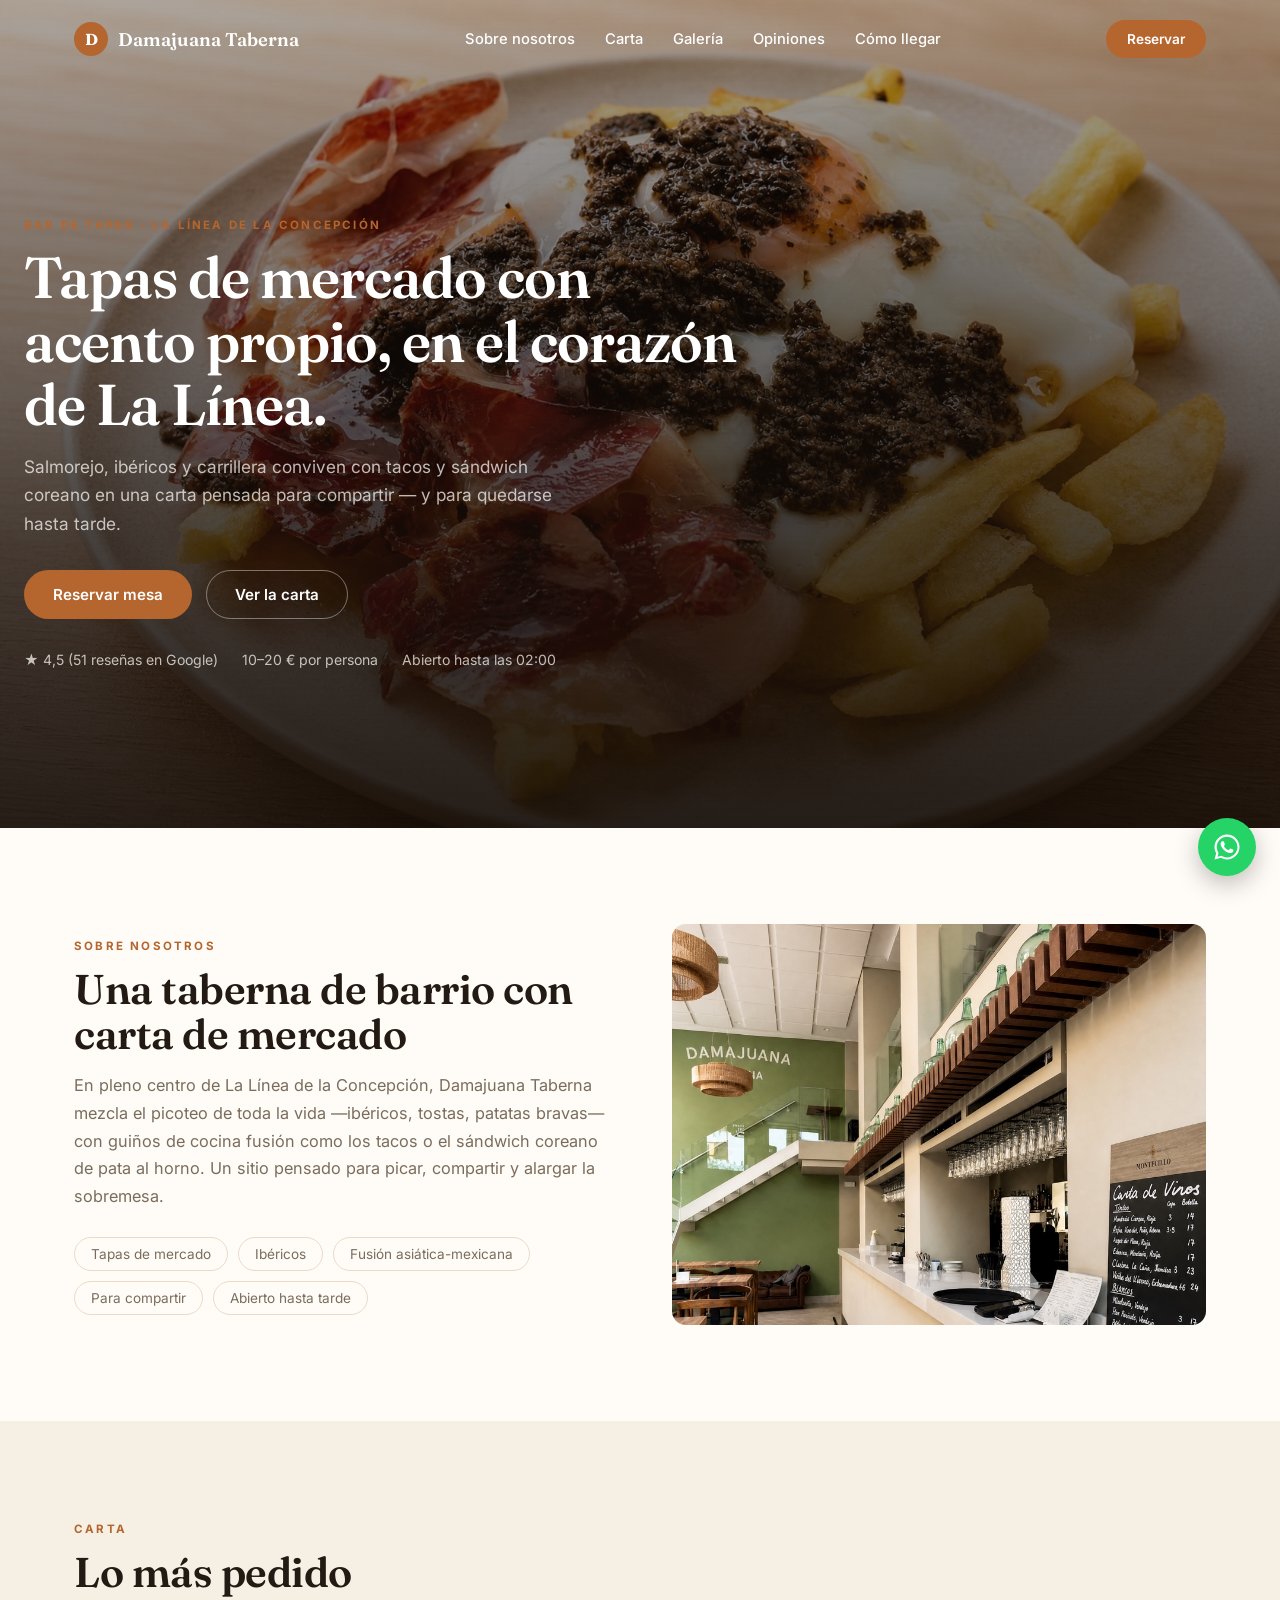
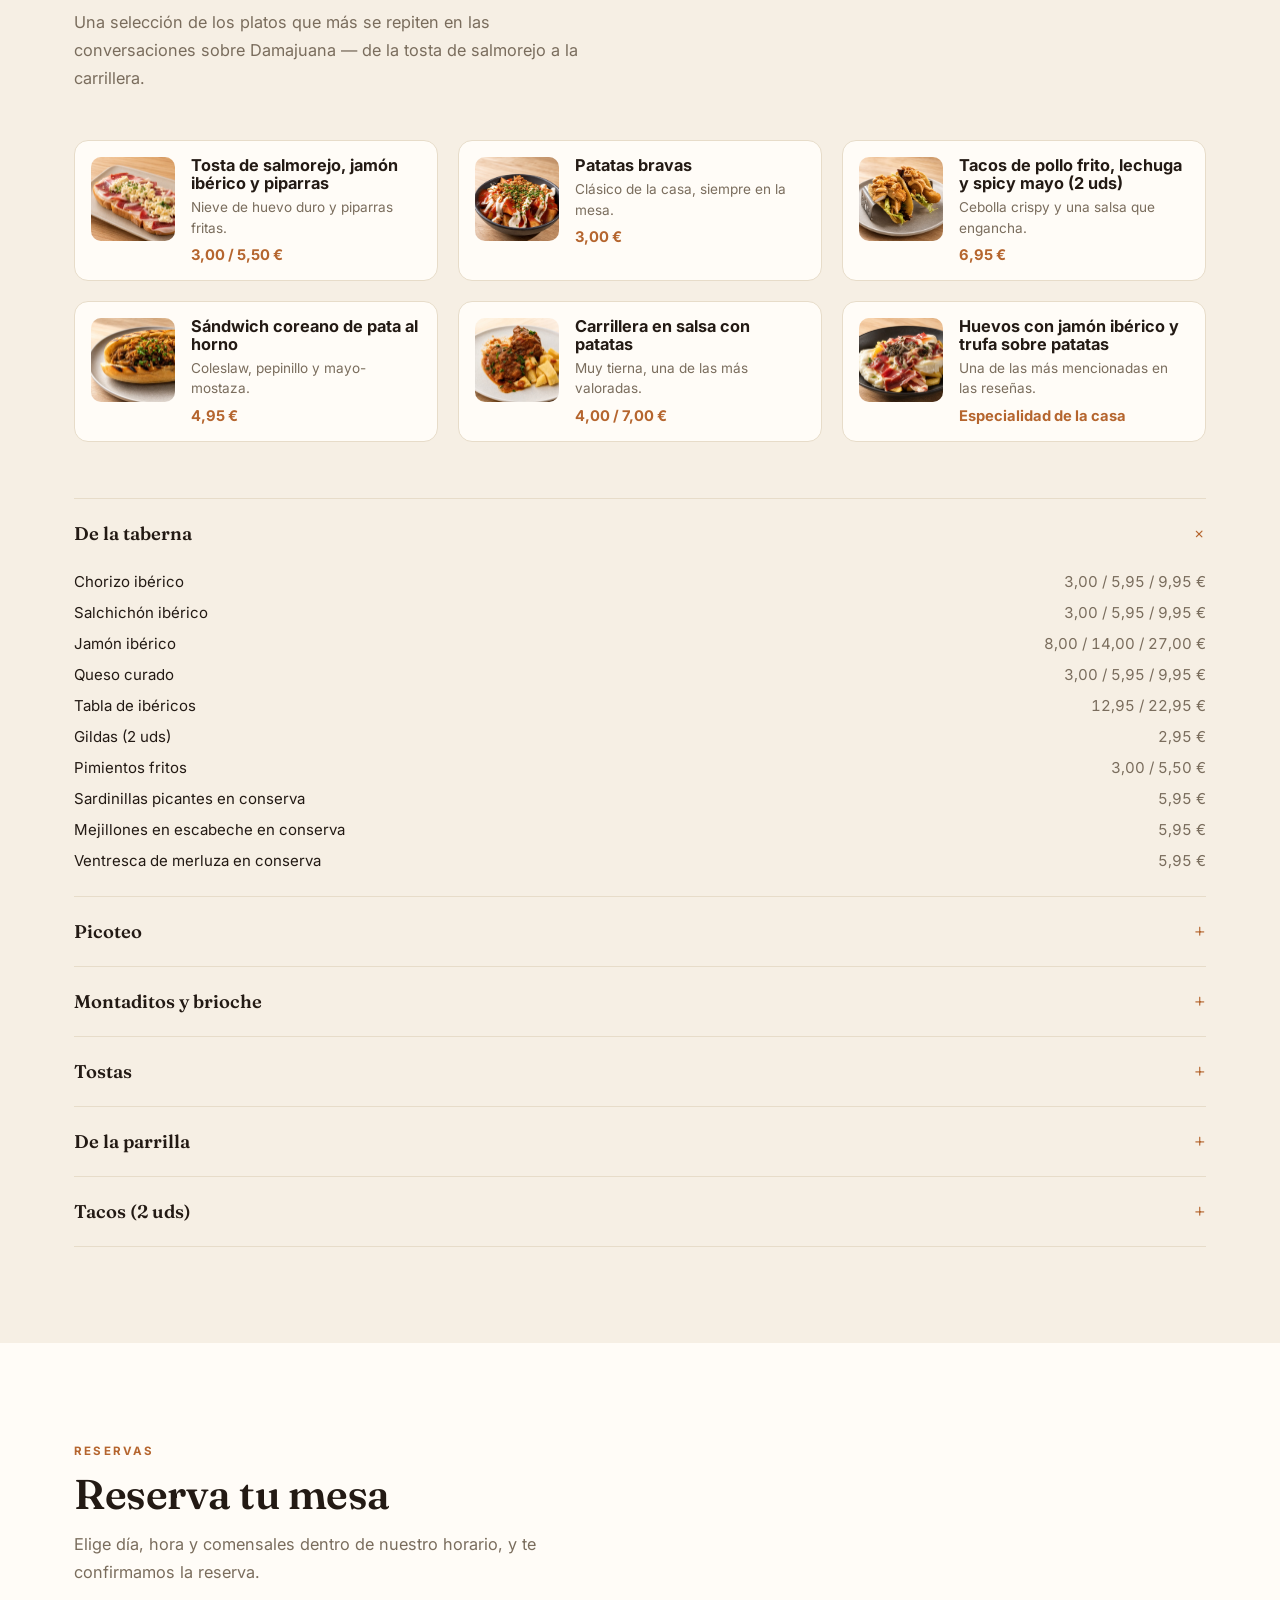
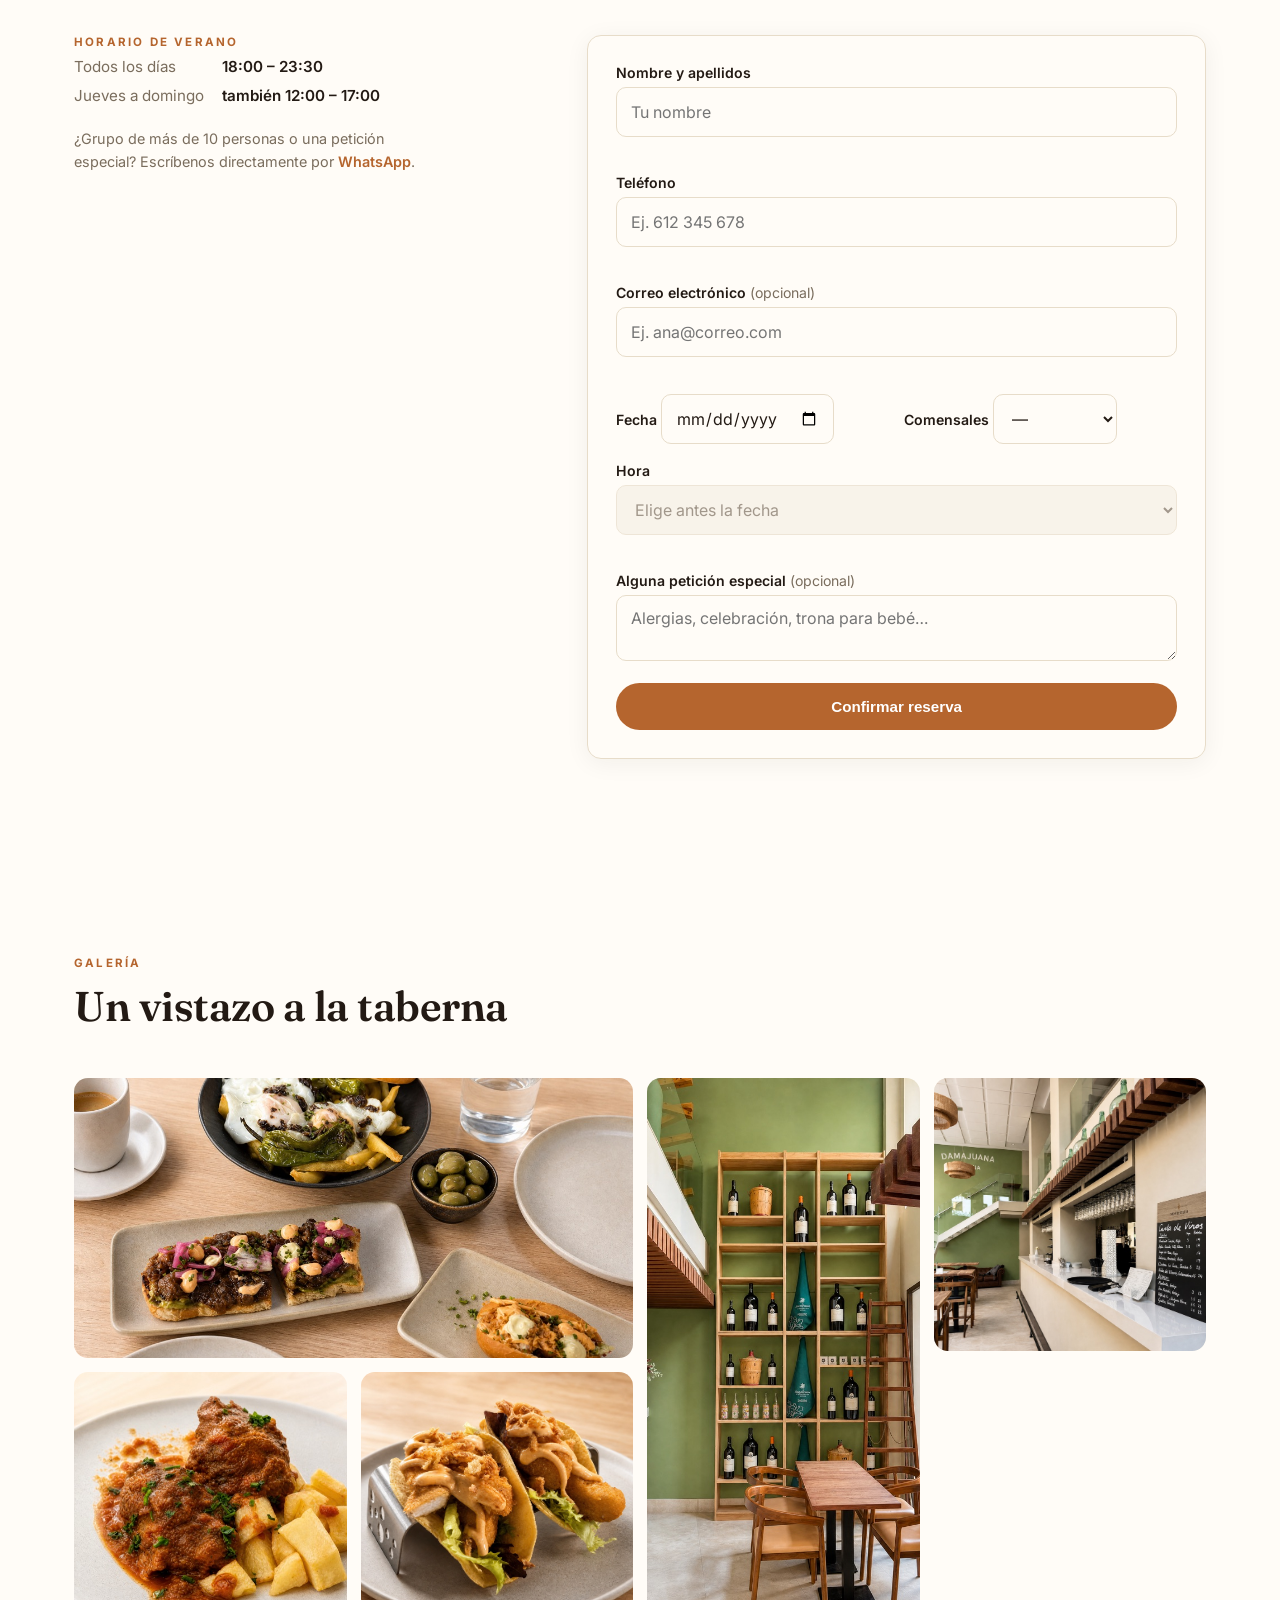
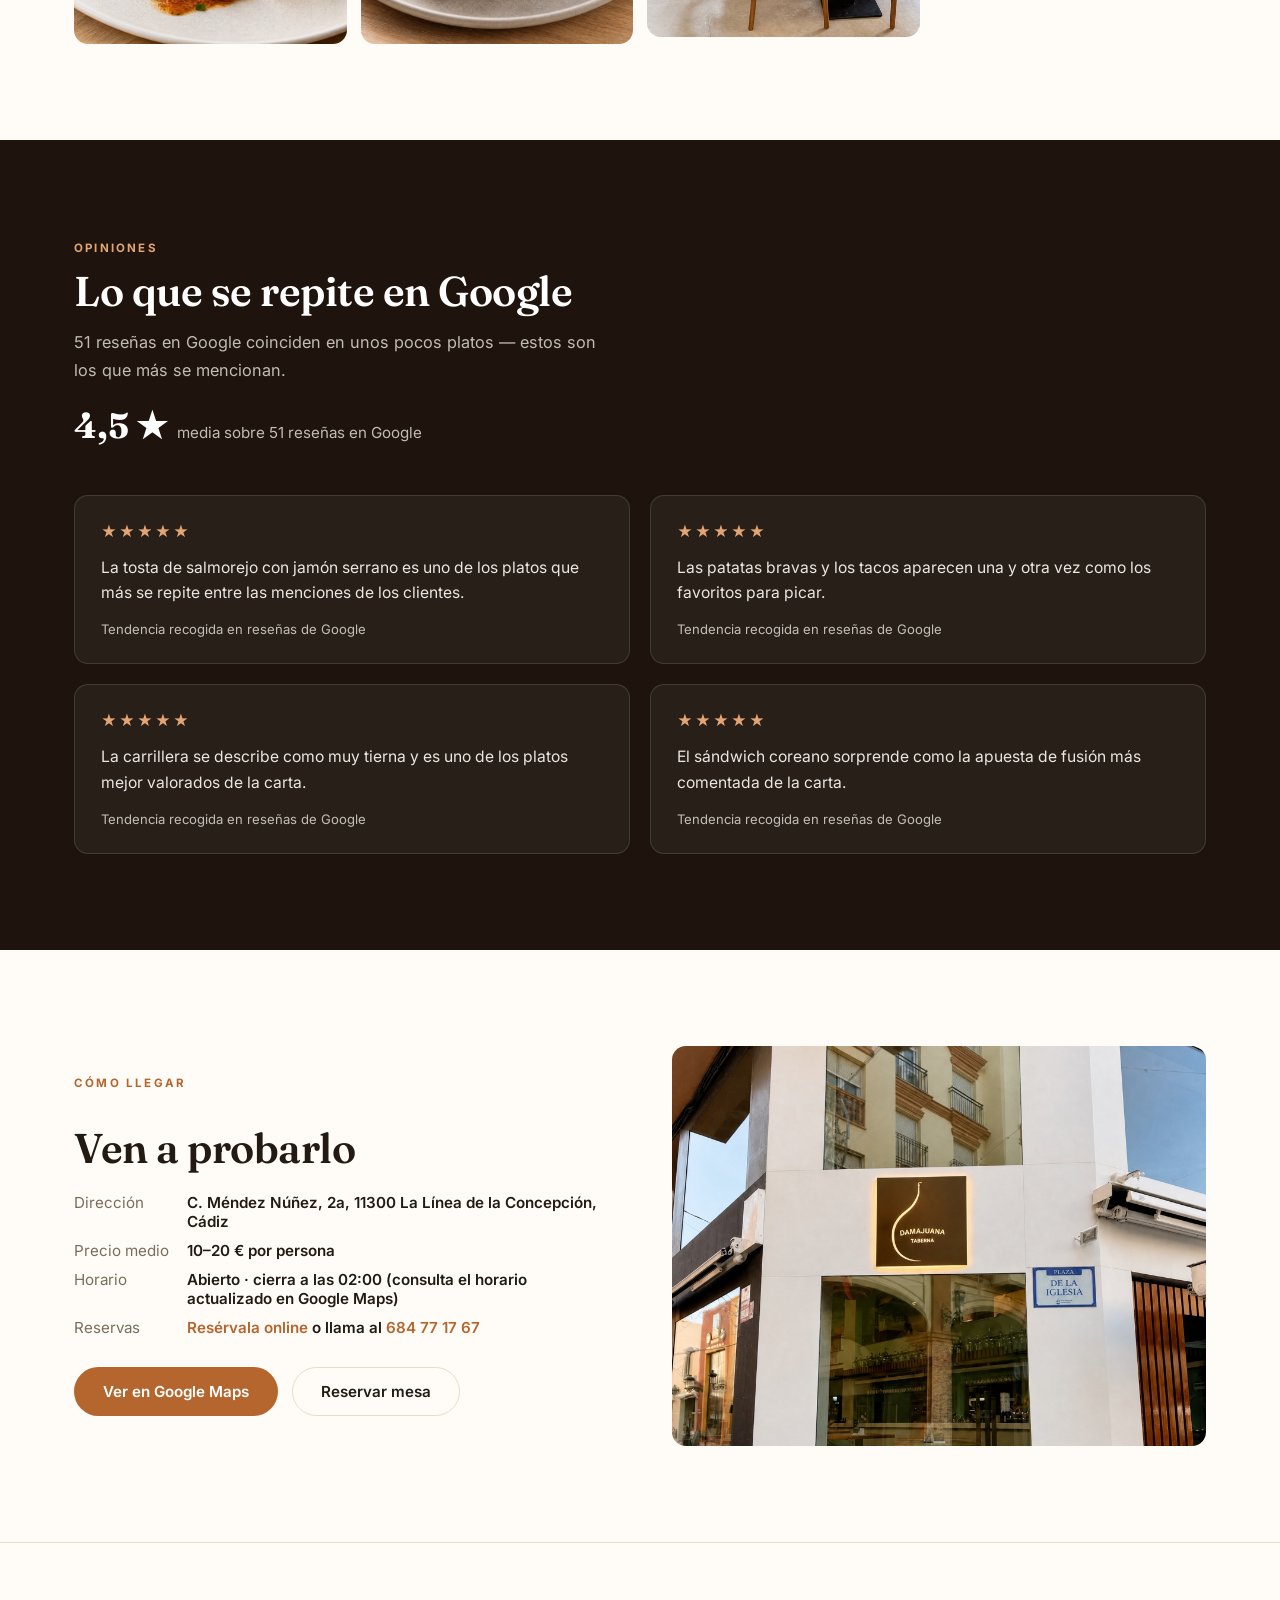
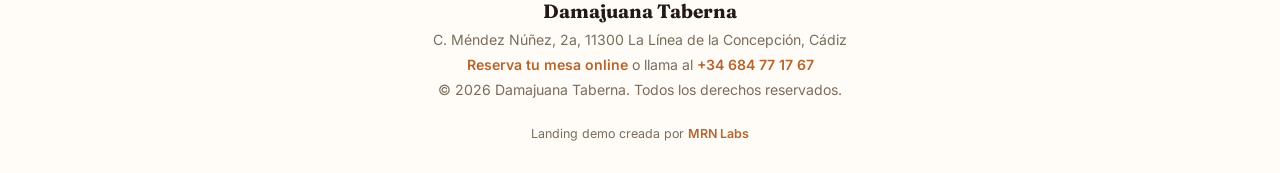
<file: demos/damajuana-taberna/index.html>
<!DOCTYPE html>
<html lang="es">
<head>
<meta charset="UTF-8">
<meta name="viewport" content="width=device-width, initial-scale=1.0">
<title>Damajuana Taberna — Bar de tapas en La Línea de la Concepción</title>
<meta name="description" content="Damajuana Taberna: tapas de mercado, ibéricos y platos de fusión en el centro de La Línea de la Concepción. Consulta la carta, la galería y cómo llegar.">
<link rel="preconnect" href="https://fonts.googleapis.com">
<link rel="preconnect" href="https://fonts.gstatic.com" crossorigin>
<link href="https://fonts.googleapis.com/css2?family=Fraunces:opsz,wght@9..144,500;9..144,600;9..144,700&family=Inter:wght@400;500;600;700&display=swap" rel="stylesheet">
<link rel="stylesheet" href="styles.css">
</head>
<body>

<header class="nav" id="nav">
  <div class="nav__inner wrap">
    <a href="#top" class="nav__brand"><span class="nav__logo">D</span>Damajuana Taberna</a>
    <nav class="nav__links">
      <a href="#about">Sobre nosotros</a>
      <a href="#menu">Carta</a>
      <a href="#gallery">Galería</a>
      <a href="#reviews">Opiniones</a>
      <a href="#visit">Cómo llegar</a>
    </nav>
    <a href="#reservar" class="btn btn--sm">Reservar</a>
  </div>
</header>

<main>

  <!-- HERO -->
  <section class="hero" id="top">
    <picture class="hero__media hero--kb">
      <source media="(max-width:560px)" srcset="images/hero-mobile.jpg">
      <img src="images/hero.jpg" alt="Damajuana Taberna" loading="eager"
           onerror="this.closest('.hero').classList.add('img-missing')">
    </picture>
    <div class="hero__ph hero__ph--desktop">Foto horizontal del local o de una tabla de ibéricos servida en barra — recomendado 1920×1080, colócala en images/hero.jpg</div>
    <div class="hero__ph hero__ph--mobile">Foto vertical del local o de un plato destacado — recomendado 1200×1500, colócala en images/hero-mobile.jpg</div>
    <div class="hero__scrim"></div>
    <div class="hero__content">
      <span class="eyebrow">Bar de tapas · La Línea de la Concepción</span>
      <h1>Tapas de mercado con acento propio, en el corazón de La Línea.</h1>
      <p class="hero__lede">Salmorejo, ibéricos y carrillera conviven con tacos y sándwich coreano en una carta pensada para compartir — y para quedarse hasta tarde.</p>
      <div class="hero__cta">
        <a href="#reservar" class="btn">Reservar mesa</a>
        <a href="#menu" class="btn btn--ghost">Ver la carta</a>
      </div>
      <div class="hero__facts">
        <span>★ 4,5 (51 reseñas en Google)</span>
        <span>10–20 € por persona</span>
        <span>Abierto hasta las 02:00</span>
      </div>
    </div>
  </section>

  <!-- ABOUT -->
  <section id="about">
    <div class="wrap split">
      <div>
        <span class="eyebrow">Sobre nosotros</span>
        <h2>Una taberna de barrio con carta de mercado</h2>
        <p class="lede">En pleno centro de La Línea de la Concepción, Damajuana Taberna mezcla el picoteo de toda la vida —ibéricos, tostas, patatas bravas— con guiños de cocina fusión como los tacos o el sándwich coreano de pata al horno. Un sitio pensado para picar, compartir y alargar la sobremesa.</p>
        <ul class="tags">
          <li>Tapas de mercado</li>
          <li>Ibéricos</li>
          <li>Fusión asiática-mexicana</li>
          <li>Para compartir</li>
          <li>Abierto hasta tarde</li>
        </ul>
      </div>
      <div class="split__media">
        <img src="images/about.jpg" alt="Barra de Damajuana Taberna con carta de vinos y estantería" loading="lazy" style="object-position:center 22%"
             onerror="this.closest('.split__media').classList.add('img-missing')">
        <div class="split__ph">Foto de la barra o la sala con clientes, ambiente informal — colócala en images/about.jpg</div>
      </div>
    </div>
  </section>

  <!-- MENU -->
  <section id="menu" class="bg-tint">
    <div class="wrap">
      <span class="eyebrow">Carta</span>
      <h2>Lo más pedido</h2>
      <p class="lede">Una selección de los platos que más se repiten en las conversaciones sobre Damajuana — de la tosta de salmorejo a la carrillera.</p>

      <div class="dish-grid">
        <div class="dish">
          <div class="dish__media">
            <img src="images/dish-1.jpg" alt="Tosta de jamón ibérico con nieve de huevo duro" loading="lazy" onerror="this.closest('.dish__media').classList.add('img-missing')">
            <div class="dish__ph">Foto cenital de la tosta de salmorejo</div>
          </div>
          <div class="dish__body">
            <h3>Tosta de salmorejo, jamón ibérico y piparras</h3>
            <p>Nieve de huevo duro y piparras fritas.</p>
            <div class="dish__price">3,00 / 5,50 €</div>
          </div>
        </div>

        <div class="dish">
          <div class="dish__media">
            <img src="images/dish-2.jpg" alt="Patatas bravas" loading="lazy" onerror="this.closest('.dish__media').classList.add('img-missing')">
            <div class="dish__ph">Primer plano de las patatas bravas</div>
          </div>
          <div class="dish__body">
            <h3>Patatas bravas</h3>
            <p>Clásico de la casa, siempre en la mesa.</p>
            <div class="dish__price">3,00 €</div>
          </div>
        </div>

        <div class="dish">
          <div class="dish__media">
            <img src="images/dish-3.jpg" alt="Tacos de pollo frito con lechuga y spicy mayo" loading="lazy" onerror="this.closest('.dish__media').classList.add('img-missing')">
            <div class="dish__ph">Foto de los dos tacos de pollo frito</div>
          </div>
          <div class="dish__body">
            <h3>Tacos de pollo frito, lechuga y spicy mayo (2 uds)</h3>
            <p>Cebolla crispy y una salsa que engancha.</p>
            <div class="dish__price">6,95 €</div>
          </div>
        </div>

        <div class="dish">
          <div class="dish__media">
            <img src="images/dish-4.jpg" alt="Sándwich coreano de pata al horno" loading="lazy" onerror="this.closest('.dish__media').classList.add('img-missing')">
            <div class="dish__ph">Foto del sándwich coreano cortado por la mitad</div>
          </div>
          <div class="dish__body">
            <h3>Sándwich coreano de pata al horno</h3>
            <p>Coleslaw, pepinillo y mayo-mostaza.</p>
            <div class="dish__price">4,95 €</div>
          </div>
        </div>

        <div class="dish">
          <div class="dish__media">
            <img src="images/dish-5.jpg" alt="Carrillera en salsa con patatas" loading="lazy" onerror="this.closest('.dish__media').classList.add('img-missing')">
            <div class="dish__ph">Plato de carrillera en salsa con patatas</div>
          </div>
          <div class="dish__body">
            <h3>Carrillera en salsa con patatas</h3>
            <p>Muy tierna, una de las más valoradas.</p>
            <div class="dish__price">4,00 / 7,00 €</div>
          </div>
        </div>

        <div class="dish">
          <div class="dish__media">
            <img src="images/dish-6.jpg" alt="Huevos con jamón ibérico y trufa sobre patatas" loading="lazy" onerror="this.closest('.dish__media').classList.add('img-missing')">
            <div class="dish__ph">Tabla de ibéricos servida para compartir</div>
          </div>
          <div class="dish__body">
            <h3>Huevos con jamón ibérico y trufa sobre patatas</h3>
            <p>Una de las más mencionadas en las reseñas.</p>
            <div class="dish__price">Especialidad de la casa</div>
          </div>
        </div>
      </div>

      <div class="acc">
        <details class="acc__item" open>
          <summary class="acc__head">De la taberna<span class="acc__icon">+</span></summary>
          <div class="acc__list">
            <div class="acc__row"><span>Chorizo ibérico</span><span>3,00 / 5,95 / 9,95 €</span></div>
            <div class="acc__row"><span>Salchichón ibérico</span><span>3,00 / 5,95 / 9,95 €</span></div>
            <div class="acc__row"><span>Jamón ibérico</span><span>8,00 / 14,00 / 27,00 €</span></div>
            <div class="acc__row"><span>Queso curado</span><span>3,00 / 5,95 / 9,95 €</span></div>
            <div class="acc__row"><span>Tabla de ibéricos</span><span>12,95 / 22,95 €</span></div>
            <div class="acc__row"><span>Gildas (2 uds)</span><span>2,95 €</span></div>
            <div class="acc__row"><span>Pimientos fritos</span><span>3,00 / 5,50 €</span></div>
            <div class="acc__row"><span>Sardinillas picantes en conserva</span><span>5,95 €</span></div>
            <div class="acc__row"><span>Mejillones en escabeche en conserva</span><span>5,95 €</span></div>
            <div class="acc__row"><span>Ventresca de merluza en conserva</span><span>5,95 €</span></div>
          </div>
        </details>

        <details class="acc__item">
          <summary class="acc__head">Picoteo<span class="acc__icon">+</span></summary>
          <div class="acc__list">
            <div class="acc__row"><span>Bomba Damajuana (2 uds)</span><span>3,00 €</span></div>
            <div class="acc__row"><span>Ensaladilla rusa con ventresca</span><span>2,50 / 4,50 €</span></div>
            <div class="acc__row"><span>Ensalada de tomate raf</span><span>2,50 / 4,50 €</span></div>
            <div class="acc__row"><span>Ensalada de tomate raf con ventresca</span><span>4,50 / 8,50 €</span></div>
            <div class="acc__row"><span>Gambones al pil pil</span><span>7,95 €</span></div>
            <div class="acc__row"><span>Patatas bravas</span><span>3,00 €</span></div>
            <div class="acc__row"><span>Mini tortilla de patata con alioli de AOVE, con chorizo o jamón</span><span>5,95 / 8,95 €</span></div>
            <div class="acc__row"><span>Carrillera en salsa con patatas</span><span>4,00 / 7,00 €</span></div>
            <div class="acc__row"><span>Albóndigas de bacalao con patatas</span><span>3,50 / 6,50 €</span></div>
          </div>
        </details>

        <details class="acc__item">
          <summary class="acc__head">Montaditos y brioche<span class="acc__icon">+</span></summary>
          <div class="acc__list">
            <div class="acc__row"><span>Montadito serranito de pollo / lomo</span><span>3,00 €</span></div>
            <div class="acc__row"><span>Montadito de pringá del cocido</span><span>3,00 €</span></div>
            <div class="acc__row"><span>Montadito lomo, queso y gaucha</span><span>2,50 €</span></div>
            <div class="acc__row"><span>Montadito de chorizo picante y huevo frito</span><span>2,50 €</span></div>
            <div class="acc__row"><span>Montadito de salmón ahumado, queso crema y rúcula</span><span>3,00 €</span></div>
            <div class="acc__row"><span>Brioche de gambón, spicy mayo y aguacate</span><span>3,95 €</span></div>
            <div class="acc__row"><span>Brioche de atún marinado con mayo-aguacate y cebolla crispy</span><span>3,95 €</span></div>
            <div class="acc__row"><span>Sándwich coreano de pata al horno, coleslaw, pepinillo y mayo-mostaza</span><span>4,95 €</span></div>
          </div>
        </details>

        <details class="acc__item">
          <summary class="acc__head">Tostas<span class="acc__icon">+</span></summary>
          <div class="acc__list">
            <div class="acc__row"><span>Matrimonio de anchoa y boquerón, piquillos y piparras</span><span>3,50 / 5,95 €</span></div>
            <div class="acc__row"><span>Tosta de aguacate, atún teriyaki, japo-mayo y cebolla encurtida</span><span>5,00 / 8,50 €</span></div>
            <div class="acc__row"><span>Salmorejo, jamón ibérico, nieve de huevo duro y piparras fritas</span><span>3,00 / 5,50 €</span></div>
          </div>
        </details>

        <details class="acc__item">
          <summary class="acc__head">De la parrilla<span class="acc__icon">+</span></summary>
          <div class="acc__list">
            <div class="acc__row"><span>Chorizo picante</span><span>3,50 / 6,00 €</span></div>
            <div class="acc__row"><span>Morcilla</span><span>3,50 / 6,00 €</span></div>
            <div class="acc__row"><span>Churrasco de pollo</span><span>6,95 €</span></div>
            <div class="acc__row"><span>Entraña</span><span>6,95 / 13,50 €</span></div>
            <div class="acc__row"><span>Picaña</span><span>16,95 €</span></div>
            <div class="acc__row"><span>Miniburger brioche con queso y salsa especial</span><span>2,95 €</span></div>
          </div>
        </details>

        <details class="acc__item">
          <summary class="acc__head">Tacos (2 uds)<span class="acc__icon">+</span></summary>
          <div class="acc__list">
            <div class="acc__row"><span>Carrillera y queso</span><span>7,95 €</span></div>
            <div class="acc__row"><span>Gambón crispy, aguacate y cebolla encurtida</span><span>7,95 €</span></div>
            <div class="acc__row"><span>Pollo frito con lechuga, cebolla crispy y spicy mayo</span><span>6,95 €</span></div>
            <div class="acc__row"><span>Cochinita pibil y pico de gallo</span><span>7,95 €</span></div>
          </div>
        </details>
      </div>
    </div>
  </section>

  <!-- RESERVAR -->
  <section id="reservar">
    <div class="wrap">
      <span class="eyebrow">Reservas</span>
      <h2>Reserva tu mesa</h2>
      <p class="lede">Elige día, hora y comensales dentro de nuestro horario, y te confirmamos la reserva.</p>

      <div class="reserve">
        <div class="reserve__info">
          <div class="reserve__hours-block">
            <p class="reserve__season">Horario de verano</p>
            <dl class="reserve__hours">
              <dt>Todos los días</dt>
              <dd>18:00 – 23:30</dd>
              <dt>Jueves a domingo</dt>
              <dd>también 12:00 – 17:00</dd>
            </dl>
          </div>
          <p class="reserve__note">
            ¿Grupo de más de 10 personas o una petición especial?
            Escríbenos directamente por
            <a href="https://wa.me/34684771767?text=Hola%2C%20quiero%20reservar%20mesa%20en%20Damajuana%20Taberna" target="_blank" rel="noopener">WhatsApp</a>.
          </p>
        </div>

        <div class="reserve__panel">
          <form class="reserve__form" id="reserveForm" novalidate>
            <div class="form-row">
              <label for="rName">Nombre y apellidos</label>
              <input type="text" id="rName" name="name" autocomplete="name" required minlength="2" placeholder="Tu nombre">
              <span class="form-err" data-for="rName"></span>
            </div>

            <div class="form-row">
              <label for="rPhone">Teléfono</label>
              <input type="tel" id="rPhone" name="phone" autocomplete="tel" inputmode="numeric" required placeholder="Ej. 612 345 678">
              <span class="form-err" data-for="rPhone"></span>
            </div>

            <div class="form-row">
              <label for="rEmail">Correo electrónico <span class="opt">(opcional)</span></label>
              <input type="email" id="rEmail" name="email" autocomplete="email" inputmode="email" placeholder="Ej. ana@correo.com">
              <span class="form-err" data-for="rEmail"></span>
            </div>

            <div class="form-row form-row--split">
              <div>
                <label for="rDate">Fecha</label>
                <input type="date" id="rDate" name="date" required>
                <span class="form-err" data-for="rDate"></span>
              </div>
              <div>
                <label for="rGuests">Comensales</label>
                <select id="rGuests" name="guests" required>
                  <option value="">—</option>
                  <option value="1">1</option>
                  <option value="2">2</option>
                  <option value="3">3</option>
                  <option value="4">4</option>
                  <option value="5">5</option>
                  <option value="6">6</option>
                  <option value="7">7</option>
                  <option value="8">8</option>
                  <option value="9">9</option>
                  <option value="10">10</option>
                  <option value="10+">Más de 10</option>
                </select>
              </div>
            </div>

            <div class="form-row">
              <label for="rTime">Hora</label>
              <select id="rTime" name="time" required disabled>
                <option value="">Elige antes la fecha</option>
              </select>
              <span class="form-err" data-for="rTime"></span>
            </div>

            <div class="form-row">
              <label for="rNotes">Alguna petición especial <span class="opt">(opcional)</span></label>
              <textarea id="rNotes" name="notes" rows="2" placeholder="Alergias, celebración, trona para bebé…"></textarea>
            </div>

            <p class="form-alert" id="reserveAlert" hidden role="alert"></p>

            <button type="submit" class="btn reserve__submit" id="reserveSubmit">Confirmar reserva</button>
          </form>

          <div class="reserve__done" id="reserveDone" hidden>
            <div class="reserve__done-mark">✓</div>
            <h3>¡Reserva enviada!</h3>
            <p id="reserveDoneText"></p>
            <p class="reserve__done-note">Te confirmaremos por teléfono o WhatsApp en breve.</p>
            <button type="button" class="btn btn--ghost" id="reserveAgain">Hacer otra reserva</button>
          </div>
        </div>
      </div>
    </div>
  </section>

  <!-- GALLERY -->
  <section id="gallery">
    <div class="wrap">
      <span class="eyebrow">Galería</span>
      <h2>Un vistazo a la taberna</h2>
      <div class="gallery">
        <div class="gallery__cell gallery__cell--wide">
          <img src="images/gallery-1.jpg" alt="Mesa servida con huevos rotos, tostas, aceitunas y café" loading="lazy" onerror="this.closest('.gallery__cell').classList.add('img-missing')">
          <div class="gallery__ph">Fachada del local en Calle Méndez Núñez</div>
        </div>
        <div class="gallery__cell gallery__cell--tall">
          <img src="images/gallery-2.jpg" alt="Interior de Damajuana Taberna, estantería de vinos" loading="lazy" onerror="this.closest('.gallery__cell').classList.add('img-missing')">
          <div class="gallery__ph">Barra y ambiente de sala</div>
        </div>
        <div class="gallery__cell">
          <img src="images/gallery-3.jpg" alt="Barra de Damajuana Taberna" loading="lazy" style="object-position:center 25%" onerror="this.closest('.gallery__cell').classList.add('img-missing')">
          <div class="gallery__ph">Detalle de la barra</div>
        </div>
        <div class="gallery__cell">
          <img src="images/gallery-4.jpg" alt="Carrillera en salsa con patatas" loading="lazy" onerror="this.closest('.gallery__cell').classList.add('img-missing')">
          <div class="gallery__ph">Primer plano de la carrillera</div>
        </div>
        <div class="gallery__cell">
          <img src="images/gallery-5.jpg" alt="Tacos de pollo frito" loading="lazy" onerror="this.closest('.gallery__cell').classList.add('img-missing')">
          <div class="gallery__ph">Primer plano de los tacos</div>
        </div>
      </div>
    </div>
  </section>

  <!-- REVIEWS -->
  <section id="reviews" class="reviews">
    <div class="wrap">
      <span class="eyebrow">Opiniones</span>
      <h2>Lo que se repite en Google</h2>
      <p class="lede">51 reseñas en Google coinciden en unos pocos platos — estos son los que más se mencionan.</p>
      <div class="reviews__stat"><strong>4,5 ★</strong><span>media sobre 51 reseñas en Google</span></div>

      <div class="review-grid">
        <div class="review">
          <div class="review__stars">★★★★★</div>
          <p>La tosta de salmorejo con jamón serrano es uno de los platos que más se repite entre las menciones de los clientes.</p>
          <div class="review__source">Tendencia recogida en reseñas de Google</div>
        </div>
        <div class="review">
          <div class="review__stars">★★★★★</div>
          <p>Las patatas bravas y los tacos aparecen una y otra vez como los favoritos para picar.</p>
          <div class="review__source">Tendencia recogida en reseñas de Google</div>
        </div>
        <div class="review">
          <div class="review__stars">★★★★★</div>
          <p>La carrillera se describe como muy tierna y es uno de los platos mejor valorados de la carta.</p>
          <div class="review__source">Tendencia recogida en reseñas de Google</div>
        </div>
        <div class="review">
          <div class="review__stars">★★★★★</div>
          <p>El sándwich coreano sorprende como la apuesta de fusión más comentada de la carta.</p>
          <div class="review__source">Tendencia recogida en reseñas de Google</div>
        </div>
      </div>
    </div>
  </section>

  <!-- VISIT -->
  <section id="visit">
    <div class="wrap split split--reverse">
      <div class="split__media">
        <img src="images/map.jpg" alt="Fachada de Damajuana Taberna en Plaza de la Iglesia" loading="lazy" style="object-position:center 30%" onerror="this.closest('.split__media').classList.add('img-missing')">
        <div class="split__ph">Captura del mapa o foto de la fachada con la calle — colócala en images/map.jpg</div>
      </div>
      <div class="visit-info">
        <span class="eyebrow">Cómo llegar</span>
        <h2>Ven a probarlo</h2>
        <dl>
          <dt>Dirección</dt>
          <dd>C. Méndez Núñez, 2a, 11300 La Línea de la Concepción, Cádiz</dd>
          <dt>Precio medio</dt>
          <dd>10–20 € por persona</dd>
          <dt>Horario</dt>
          <dd>Abierto · cierra a las 02:00 (consulta el horario actualizado en Google Maps)</dd>
          <dt>Reservas</dt>
          <dd><a href="#reservar">Resérvala online</a> o llama al <a href="tel:+34684771767">684 77 17 67</a></dd>
        </dl>
        <div class="btn-row">
          <a href="https://www.google.com/maps/search/?api=1&query=Damajuana+Taberna+La+L%C3%ADnea+de+la+Concepci%C3%B3n" target="_blank" rel="noopener" class="btn">Ver en Google Maps</a>
          <a href="#reservar" class="btn btn--ghost">Reservar mesa</a>
        </div>
      </div>
    </div>
  </section>

</main>

<a href="https://wa.me/34684771767?text=Hola%2C%20quiero%20reservar%20mesa%20en%20Damajuana%20Taberna" target="_blank" rel="noopener" class="whatsapp-fab" aria-label="Reservar por WhatsApp">
  <svg viewBox="0 0 32 32" fill="currentColor" aria-hidden="true"><path d="M16.004 2.667c-7.363 0-13.333 5.97-13.333 13.333 0 2.353.615 4.646 1.784 6.666L2.667 29.333l6.83-1.75a13.27 13.27 0 0 0 6.507 1.72h.006c7.363 0 13.333-5.97 13.333-13.333 0-3.56-1.386-6.907-3.904-9.425a13.24 13.24 0 0 0-9.435-3.878zm0 24.4h-.005a11.05 11.05 0 0 1-5.63-1.542l-.404-.24-4.053 1.04 1.082-3.951-.264-.406a11.03 11.03 0 0 1-1.694-5.868c0-6.107 4.972-11.078 11.08-11.078a11 11 0 0 1 7.833 3.243 11 11 0 0 1 3.241 7.84c-.003 6.107-4.974 11.078-11.078 11.078l-.108-.116zm6.076-8.294c-.333-.167-1.97-.972-2.274-1.083-.305-.111-.527-.167-.75.167-.222.333-.86 1.083-1.055 1.305-.194.222-.388.25-.72.083-.333-.167-1.406-.518-2.677-1.652-.99-.884-1.659-1.977-1.853-2.31-.194-.333-.02-.513.146-.679.15-.15.334-.39.5-.585.167-.194.222-.333.334-.556.111-.222.055-.417-.028-.583-.084-.167-.75-1.806-1.028-2.472-.27-.65-.545-.562-.75-.573l-.639-.01c-.222 0-.583.083-.889.417-.305.333-1.166 1.14-1.166 2.778 0 1.639 1.194 3.222 1.361 3.445.167.222 2.35 3.59 5.694 5.036.796.344 1.416.549 1.9.703.798.254 1.524.218 2.098.132.64-.095 1.972-.807 2.25-1.585.278-.778.278-1.446.194-1.585-.083-.14-.305-.222-.638-.389z"/></svg>
</a>

<footer>
  <div class="wrap">
    <div class="footer-name">Damajuana Taberna</div>
    <p>C. Méndez Núñez, 2a, 11300 La Línea de la Concepción, Cádiz</p>
    <p><a href="#reservar">Reserva tu mesa online</a> o llama al <a href="tel:+34684771767">+34 684 77 17 67</a></p>
    <p>© <span id="year"></span> Damajuana Taberna. Todos los derechos reservados.</p>
    <p class="footer-credit">Landing demo creada por <a href="https://mrn-labs.vercel.app" target="_blank" rel="noopener">MRN Labs</a></p>
  </div>
</footer>

<script>
  document.getElementById('year').textContent = new Date().getFullYear();
  var nav = document.getElementById('nav');
  window.addEventListener('scroll', function () {
    nav.classList.toggle('is-stuck', window.scrollY > 8);
  }, { passive: true });
</script>

<script>
  // =====================================================================
  //  RESERVA DE MESA
  //  Demo visual: no hay backend conectado todavía, así que la reserva
  //  se confirma en el propio navegador (no se guarda en ningún sitio).
  //  El día que haya un backend real, solo hay que sustituir el bloque
  //  marcado más abajo por la llamada a la API que corresponda.
  // =====================================================================
  (function () {
    var $ = function (id) { return document.getElementById(id); };

    // Horario de verano: todos los días 18:00–23:30,
    // jueves a domingo también 12:00–17:00.
    var TRAMO_CENA = ['18:00', '23:30'];
    var TRAMO_COMIDA = ['12:00', '17:00'];
    var DIAS_CON_COMIDA = [0, 4, 5, 6]; // domingo, jueves, viernes, sábado

    function aMinutos(hhmm) {
      var p = hhmm.split(':');
      return (+p[0]) * 60 + (+p[1]);
    }
    function aHHMM(mins) {
      var h = Math.floor(mins / 60), m = mins % 60;
      return String(h).padStart(2, '0') + ':' + String(m).padStart(2, '0');
    }

    // Huecos de 30 en 30 min, sin ofrecer la hora exacta de cierre
    // como hora de entrada.
    function huecosDelDia(fechaStr) {
      var fecha = new Date(fechaStr + 'T00:00:00');
      var tramos = [TRAMO_CENA];
      if (DIAS_CON_COMIDA.indexOf(fecha.getDay()) !== -1) tramos = [TRAMO_COMIDA, TRAMO_CENA];

      var huecos = [];
      tramos.forEach(function (tramo) {
        for (var m = aMinutos(tramo[0]); m < aMinutos(tramo[1]); m += 30) huecos.push(aHHMM(m));
      });

      // Si la fecha elegida es hoy, se quitan las horas ya pasadas
      // (con 30 min de margen para dar tiempo a llegar).
      var hoy = new Date();
      if (fecha.toDateString() === hoy.toDateString()) {
        var minAhora = hoy.getHours() * 60 + hoy.getMinutes() + 30;
        huecos = huecos.filter(function (h) { return aMinutos(h) >= minAhora; });
      }
      return huecos;
    }

    var fInput = $('rDate');
    var tSelect = $('rTime');

    fInput.min = new Date().toISOString().slice(0, 10); // no se puede reservar en el pasado

    fInput.addEventListener('change', function () {
      var huecos = huecosDelDia(fInput.value);
      if (!huecos.length) {
        tSelect.innerHTML = '<option value="">Sin huecos ese día — prueba otra fecha</option>';
        tSelect.disabled = true;
        return;
      }
      tSelect.innerHTML = '<option value="">Elige una hora</option>' +
        huecos.map(function (h) { return '<option value="' + h + '">' + h + '</option>'; }).join('');
      tSelect.disabled = false;
    });

    // ---- Validación y envío ----
    var form = $('reserveForm');
    var alerta = $('reserveAlert');
    var telValido = function (v) { return /^[6-9]\d{8}$/.test(v.replace(/[\s-]/g, '')); };
    // El correo es opcional: vacío vale, pero si se escribe debe ser válido
    var emailValido = function (v) { return v.trim() === '' || /^[^@\s]+@[^@\s]+\.[a-z]{2,}$/i.test(v.trim()); };

    function marcarError(id, msg) {
      var el = form.querySelector('[data-for=' + id + ']');
      if (el) el.textContent = msg || '';
    }

    form.addEventListener('submit', function (e) {
      e.preventDefault();
      alerta.hidden = true;
      ['rName', 'rPhone', 'rEmail', 'rDate', 'rTime'].forEach(function (id) { marcarError(id, ''); });

      var nombre = $('rName').value.trim();
      var tel = $('rPhone').value.trim();
      var email = $('rEmail').value.trim();
      var fecha = $('rDate').value;
      var hora = $('rTime').value;
      var comensales = $('rGuests').value;

      var ok = true;
      if (nombre.length < 2) { marcarError('rName', 'Escribe tu nombre.'); ok = false; }
      if (!telValido(tel)) { marcarError('rPhone', 'Escribe un teléfono español de 9 cifras.'); ok = false; }
      if (!emailValido(email)) { marcarError('rEmail', 'Ese correo no parece válido. Revísalo o déjalo vacío.'); ok = false; }
      if (!fecha) { marcarError('rDate', 'Elige un día.'); ok = false; }
      if (!hora) { marcarError('rTime', 'Elige una hora.'); ok = false; }
      if (!comensales) {
        alerta.hidden = false;
        alerta.textContent = 'Indica para cuántas personas es la reserva.';
        ok = false;
      }
      if (!ok) return;

      var btn = $('reserveSubmit');
      btn.disabled = true;
      btn.textContent = 'Reservando…';

      setTimeout(function () {
        var fechaBonita = new Date(fecha + 'T00:00:00')
          .toLocaleDateString('es-ES', { weekday: 'long', day: 'numeric', month: 'long' });
        var quien = comensales === '10+'
          ? 'más de 10 personas'
          : comensales + (comensales === '1' ? ' persona' : ' personas');

        $('reserveDoneText').textContent =
          'Mesa para ' + quien + ' a nombre de ' + nombre + ', el ' + fechaBonita + ' a las ' + hora + '.' +
          (email ? ' Te enviaremos la confirmación también a ' + email + '.' : '');
        form.hidden = true;
        $('reserveDone').hidden = false;
        btn.disabled = false;
        btn.textContent = 'Confirmar reserva';
      }, 600);
    });

    $('reserveAgain').addEventListener('click', function () {
      form.reset();
      tSelect.innerHTML = '<option value="">Elige antes la fecha</option>';
      tSelect.disabled = true;
      form.hidden = false;
      $('reserveDone').hidden = true;
    });
  })();
</script>

</body>
</html>
</file>
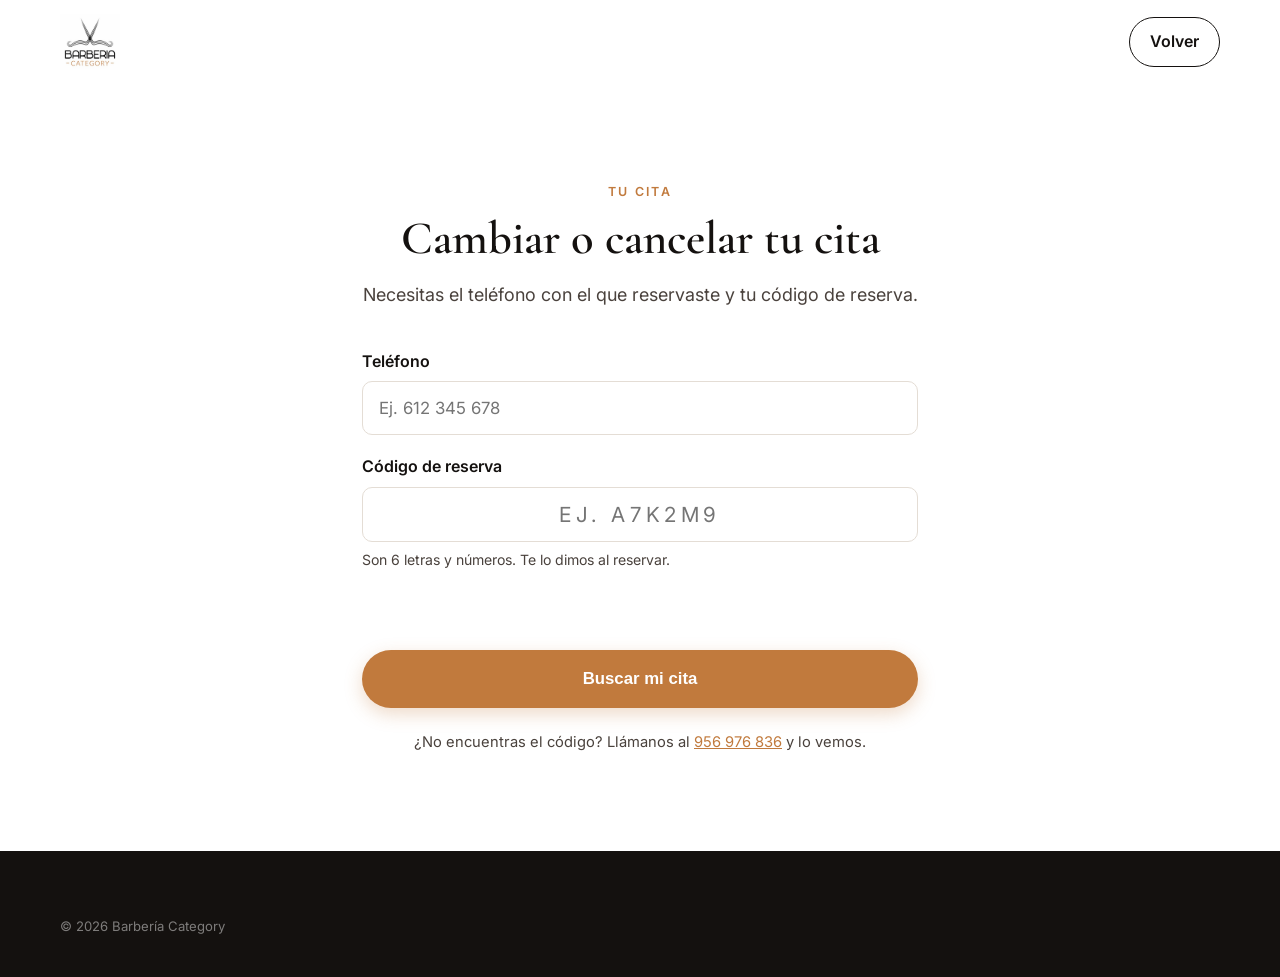
<file: demos/barberia-category/mi-cita.html>
<!DOCTYPE html>
<html lang="es">
<head>
<meta charset="UTF-8">
<meta name="viewport" content="width=device-width, initial-scale=1.0">
<title>Mi cita · Barbería Category</title>
<link rel="preconnect" href="https://fonts.googleapis.com">
<link rel="preconnect" href="https://fonts.gstatic.com" crossorigin>
<link href="https://fonts.googleapis.com/css2?family=Cormorant+Garamond:wght@400;600&family=Inter:wght@300;400;500;600&display=swap" rel="stylesheet">
<link rel="stylesheet" href="styles.css?v=1">
</head>
<body>

<header class="header">
  <div class="container header__inner">
    <a href="index.html" class="logo">
      <img class="logo__img" src="images/logo.jpg" alt="Barbería Category">
    </a>
    <a href="index.html" class="btn btn--ghost micita__volver">Volver</a>
  </div>
</header>

<section class="section">
  <div class="container micita">

    <!-- ---- Buscar la cita ---- -->
    <div id="buscar">
      <header class="section__head">
        <p class="eyebrow">Tu cita</p>
        <h1 class="section__title">Cambiar o cancelar tu cita</h1>
        <p class="section__sub">
          Necesitas el teléfono con el que reservaste y tu código de reserva.
        </p>
      </header>

      <form class="bookform micita__form" id="buscarForm" novalidate>
        <div class="bookform__row">
          <label for="qTel">Teléfono</label>
          <input type="tel" id="qTel" inputmode="numeric" autocomplete="tel"
                 required placeholder="Ej. 612 345 678">
        </div>
        <div class="bookform__row">
          <label for="qCod">Código de reserva</label>
          <input type="text" id="qCod" required maxlength="6"
                 autocapitalize="characters" spellcheck="false"
                 placeholder="Ej. A7K2M9" class="micita__cod">
          <span class="bookform__hint">
            Son 6 letras y números. Te lo dimos al reservar.
          </span>
        </div>
        <p class="bookform__err" id="qErr"></p>
        <button type="submit" class="btn btn--primary btn--lg" id="qBtn">Buscar mi cita</button>
      </form>

      <p class="micita__ayuda">
        ¿No encuentras el código? Llámanos al
        <a href="tel:+34956976836">956 976 836</a> y lo vemos.
      </p>
    </div>

    <!-- ---- La cita encontrada ---- -->
    <div id="ficha" hidden>
      <header class="section__head">
        <p class="eyebrow">Tu cita</p>
        <h1 class="section__title" id="fTitulo">Tu reserva</h1>
      </header>

      <div class="ficha">
        <p class="ficha__estado" id="fEstado"></p>
        <dl class="ficha__datos">
          <div><dt>Código</dt><dd id="fCod"></dd></div>
          <div><dt>Cliente</dt><dd id="fCliente"></dd></div>
          <div><dt>Servicio</dt><dd id="fServicio"></dd></div>
          <div><dt>Barbero</dt><dd id="fBarbero"></dd></div>
          <div><dt>Día y hora</dt><dd id="fCuando"></dd></div>
        </dl>
      </div>

      <div class="ficha__acciones" id="fAcciones">
        <button type="button" class="btn btn--primary btn--lg" id="cambiarBtn">
          Cambiar de hora
        </button>
        <button type="button" class="btn btn--ghost btn--lg" id="cancelarBtn">
          Cancelar cita
        </button>
      </div>

      <p class="ficha__aviso" id="fAviso" hidden></p>

      <!-- Elegir hora nueva -->
      <div id="cambiar" hidden>
        <p class="step__label"><span class="step__num">1</span> ¿Con quién?</p>
        <div class="barbers" id="cBarberos" role="radiogroup"></div>

        <p class="step__label"><span class="step__num">2</span> Elige el nuevo día</p>
        <div class="days" id="cDias" role="radiogroup"></div>

        <p class="step__label"><span class="step__num">3</span> Elige la nueva hora</p>
        <div class="slots" id="cHoras" aria-live="polite">
          <p class="slots__hint">Elige antes un día.</p>
        </div>

        <div class="summary" id="cResumen" hidden>
          <p class="summary__title">Nueva hora</p>
          <p class="summary__line" id="cResumenTexto"></p>
        </div>

        <div class="ficha__acciones">
          <button type="button" class="btn btn--primary btn--lg" id="confirmarBtn" disabled>
            Confirmar cambio
          </button>
          <button type="button" class="btn btn--ghost btn--lg" id="atrasBtn">Dejarlo como está</button>
        </div>
      </div>
    </div>

    <!-- ---- Resultado ---- -->
    <div class="done" id="hecho" hidden>
      <div class="done__mark" id="hMark">✓</div>
      <h2 class="done__title" id="hTitulo"></h2>
      <p class="done__detail" id="hDetalle"></p>
      <div class="done__actions">
        <a class="btn btn--primary" href="index.html">Volver a la web</a>
        <a class="btn btn--ghost" href="tel:+34956976836">Llamar a la barbería</a>
      </div>
    </div>

  </div>
</section>

<footer class="footer">
  <div class="container footer__inner">
    <p class="footer__legal">© 2026 Barbería Category</p>
  </div>
</footer>

<script>
// =====================================================================
//  Gestión de la cita por parte del cliente
//  Identificación: teléfono + código de reserva.
//  Toda la validación real está en la base de datos; aquí solo se pinta.
//  Demo visual: sin Supabase configurado todavía (ver index.html).
// =====================================================================

const SUPABASE_URL  = '';   // https://xxxxx.supabase.co
const SUPABASE_ANON  = '';  // la clave anon (pública, no la service_role)

const BASE = SUPABASE_URL.trim().replace(/\/+$/,'').replace(/\/rest\/v1$/,'');
const CONECTADO = Boolean(BASE && SUPABASE_ANON);

const $ = id => document.getElementById(id);
let cita = null;          // la cita encontrada
let cred = null;          // { tel, cod } para las siguientes llamadas
let nuevaHora = null;
let nuevoBarbero = null;   // null = se queda el mismo

async function rpc(fn, params) {
  const r = await fetch(`${BASE}/rest/v1/rpc/${fn}`, {
    method:'POST',
    headers:{
      'Content-Type':'application/json',
      'apikey': SUPABASE_ANON,
      'Authorization': `Bearer ${SUPABASE_ANON}`
    },
    body: JSON.stringify(params)
  });
  if (!r.ok) throw new Error(await r.text() || `Error ${r.status}`);
  return r.json();
}

const fecha = iso => new Date(iso).toLocaleDateString('es-ES',
  { weekday:'long', day:'numeric', month:'long' });
const hora = iso => new Date(iso).toLocaleTimeString('es-ES',
  { hour:'2-digit', minute:'2-digit', hour12:false });

// ---- Buscar ----
$('buscarForm').addEventListener('submit', async e => {
  e.preventDefault();
  $('qErr').textContent = '';

  const tel = $('qTel').value.replace(/[\s-]/g,'');
  const cod = $('qCod').value.trim().toUpperCase();

  if (!/^[6-9]\d{8}$/.test(tel)) {
    $('qErr').textContent = 'Escribe un teléfono español de 9 cifras.';
    return;
  }
  if (cod.length !== 6) {
    $('qErr').textContent = 'El código tiene 6 caracteres.';
    return;
  }

  const btn = $('qBtn');
  btn.disabled = true;
  btn.textContent = 'Buscando…';

  try {
    if (!CONECTADO) throw new Error('sin_config');
    const res = await rpc('mi_cita', { p_tel: tel, p_codigo: cod });

    if (!res || !res.length) {
      // Mismo mensaje si falla el teléfono o el código: no damos pistas
      // sobre qué parte estaba bien.
      $('qErr').textContent = 'No hemos encontrado ninguna cita con esos datos.';
      return;
    }

    cita = res[0];
    cred = { tel, cod };
    pintarFicha();

  } catch (err) {
    $('qErr').textContent = String(err.message) === 'sin_config'
      ? 'Esta es una demo visual: falta conectar la base de datos real.'
      : 'No hemos podido consultar la cita. Inténtalo de nuevo o llámanos.';
  } finally {
    btn.disabled = false;
    btn.textContent = 'Buscar mi cita';
  }
});

// ---- Mostrar la cita ----
function pintarFicha() {
  $('buscar').hidden = true;
  $('ficha').hidden = false;

  $('fCod').textContent      = cita.codigo;
  $('fCliente').textContent  = cita.cliente;
  $('fServicio').textContent = `${cita.servicio} · ${cita.duracion} min · ` +
                               (cita.precio/100).toLocaleString('es-ES',
                                 {style:'currency',currency:'EUR',minimumFractionDigits:0});
  $('fBarbero').textContent  = cita.barbero;
  $('fCuando').textContent   = `${fecha(cita.empieza)} a las ${hora(cita.empieza)}`;

  const ESTADO = {
    confirmed: { texto:'Cita confirmada',   clase:'ficha__estado--ok' },
    cancelled: { texto:'Cita cancelada',    clase:'ficha__estado--off' },
    no_show:   { texto:'No se presentó',    clase:'ficha__estado--off' },
    done:      { texto:'Servicio realizado', clase:'ficha__estado--ok' }
  }[cita.estado] || { texto:cita.estado, clase:'' };

  $('fEstado').textContent = ESTADO.texto;
  $('fEstado').className = 'ficha__estado ' + ESTADO.clase;

  // Solo se puede tocar si la base de datos dice que sí
  if (cita.se_puede_cambiar) {
    $('fAcciones').hidden = false;
    $('fAviso').hidden = true;
  } else {
    $('fAcciones').hidden = true;
    $('fAviso').hidden = false;
    $('fAviso').textContent = cita.estado !== 'confirmed'
      ? 'Esta cita ya está cerrada. Si necesitas otra, reserva de nuevo.'
      : 'Faltan menos de 2 horas: ya no se puede cambiar por aquí. ' +
        'Llámanos al 956 976 836 y lo arreglamos.';
  }
}

// ---- Cancelar ----
$('cancelarBtn').addEventListener('click', async () => {
  if (!confirm('¿Seguro que quieres cancelar tu cita?')) return;

  const btn = $('cancelarBtn');
  btn.disabled = true;
  btn.textContent = 'Cancelando…';
  try {
    await rpc('cancelar_cita', { p_tel: cred.tel, p_codigo: cred.cod });
    fin('✓', 'Cita cancelada',
        'Hemos liberado tu hueco. Puedes reservar otro cuando quieras.');
  } catch (err) {
    const m = String(err.message||'');
    alert(/DEMASIADO_TARDE/.test(m)
      ? 'Faltan menos de 2 horas para tu cita. Llámanos y lo vemos.'
      : /YA_CERRADA/.test(m)
      ? 'Esta cita ya estaba cerrada.'
      : 'No hemos podido cancelar. Inténtalo de nuevo o llámanos.');
    btn.disabled = false;
    btn.textContent = 'Cancelar cita';
  }
});

// ---- Cambiar de hora ----
$('cambiarBtn').addEventListener('click', () => {
  $('cambiar').hidden = false;
  $('fAcciones').hidden = true;
  nuevoBarbero = cita.barbero_id;      // arranca con el que ya tiene
  cargarBarberos();
  cargarDias();
});

// Los barberos que pueden hacer ESE servicio
async function cargarBarberos() {
  const caja = $('cBarberos');
  try {
    const lista = await rpc('barberos_para_servicio', { p_service: cita.servicio_id });
    caja.innerHTML = (lista || []).map(b => `
      <button type="button" class="barber ${b.id === cita.barbero_id ? 'is-active' : ''}"
              role="radio" aria-checked="${b.id === cita.barbero_id}"
              data-id="${b.id}" data-name="${b.name}">
        <span class="barber__avatar">${b.name.charAt(0)}</span>
        <span class="barber__info">
          <strong>${b.name}</strong>
          <small>${b.id === cita.barbero_id ? 'tu barbero actual' : (b.specialty || '')}</small>
        </span>
      </button>`).join('');

    caja.querySelectorAll('.barber').forEach(b => {
      b.addEventListener('click', () => {
        caja.querySelectorAll('.barber').forEach(x => {
          x.classList.remove('is-active');
          x.setAttribute('aria-checked','false');
        });
        b.classList.add('is-active');
        b.setAttribute('aria-checked','true');
        nuevoBarbero = b.dataset.id;
        // Cambiar de barbero cambia los huecos: hay que volver a buscar
        const diaSel = $('cDias').querySelector('.day.is-active');
        if (diaSel) cargarHoras(diaSel.dataset.date);
        else limpiarHoras();
      });
    });
  } catch (e) {
    caja.innerHTML = '<p class="slots__hint">No se han podido cargar los barberos.</p>';
  }
}

function limpiarHoras() {
  nuevaHora = null;
  $('confirmarBtn').disabled = true;
  $('cResumen').hidden = true;
  $('cHoras').innerHTML = '<p class="slots__hint">Elige un día.</p>';
}

$('atrasBtn').addEventListener('click', () => {
  $('cambiar').hidden = true;
  $('fAcciones').hidden = false;
  nuevaHora = null;
  nuevoBarbero = null;
});

function cargarDias() {
  const hoy = new Date(); hoy.setHours(0,0,0,0);
  let html = '';
  for (let i = 0; i < 14; i++) {
    const d = new Date(hoy); d.setDate(d.getDate() + i);
    if (d.getDay() === 0) continue;
    // Fecha local, no UTC (ver nota en index.html)
    const iso = `${d.getFullYear()}-${String(d.getMonth()+1).padStart(2,'0')}` +
                `-${String(d.getDate()).padStart(2,'0')}`;
    html += `
      <button type="button" class="day" role="radio" aria-checked="false" data-date="${iso}">
        <span class="day__name">${i === 0 ? 'Hoy' : d.toLocaleDateString('es-ES',{weekday:'short'})}</span>
        <span class="day__num">${d.getDate()}</span>
        <span class="day__mon">${d.toLocaleDateString('es-ES',{month:'short'})}</span>
      </button>`;
  }
  $('cDias').innerHTML = html;
  $('cDias').querySelectorAll('.day').forEach(b => {
    b.addEventListener('click', () => {
      $('cDias').querySelectorAll('.day').forEach(x => {
        x.classList.remove('is-active');
        x.setAttribute('aria-checked','false');
      });
      b.classList.add('is-active');
      b.setAttribute('aria-checked','true');
      cargarHoras(b.dataset.date);
    });
  });
}

async function cargarHoras(dia) {
  const caja = $('cHoras');
  nuevaHora = null;
  $('confirmarBtn').disabled = true;
  $('cResumen').hidden = true;
  caja.innerHTML = '<p class="slots__hint">Buscando huecos…</p>';

  try {
    // Huecos del barbero elegido (puede ser otro distinto al actual)
    const horas = await rpc('huecos_libres', {
      p_barber: nuevoBarbero || cita.barbero_id,
      p_service: cita.servicio_id,
      p_dia: dia
    });

    if (!horas || !horas.length) {
      caja.innerHTML = '<p class="slots__empty">No quedan huecos ese día. Prueba otro.</p>';
      return;
    }

    caja.innerHTML = horas.map(h => {
      const iso = h.slot || h;
      return `<button type="button" class="slot" data-iso="${iso}">${hora(iso)}</button>`;
    }).join('');

    caja.querySelectorAll('.slot').forEach(b => {
      b.addEventListener('click', () => {
        caja.querySelectorAll('.slot').forEach(x => x.classList.remove('is-active'));
        b.classList.add('is-active');
        nuevaHora = b.dataset.iso;
        const quien = $('cBarberos').querySelector('.barber.is-active')?.dataset.name || '';
        $('cResumenTexto').textContent =
          `${quien ? quien + ' · ' : ''}${fecha(nuevaHora)} a las ${hora(nuevaHora)}`;
        $('cResumen').hidden = false;
        $('confirmarBtn').disabled = false;
      });
    });
  } catch (err) {
    caja.innerHTML = '<p class="slots__empty">No hemos podido cargar los huecos.</p>';
  }
}

$('confirmarBtn').addEventListener('click', async () => {
  const btn = $('confirmarBtn');
  btn.disabled = true;
  btn.textContent = 'Cambiando…';
  try {
    await rpc('mover_cita', {
      p_tel: cred.tel,
      p_codigo: cred.cod,
      p_inicio: nuevaHora,
      p_barber: nuevoBarbero || null
    });
    const quien = $('cBarberos').querySelector('.barber.is-active')?.dataset.name;
    fin('✓', 'Cita cambiada',
        `Te esperamos el ${fecha(nuevaHora)} a las ${hora(nuevaHora)}` +
        `${quien ? ' con ' + quien : ''}. Tu código sigue siendo ${cita.codigo}.`);
  } catch (err) {
    const m = String(err.message||'');
    alert(/HUECO_NO_DISPONIBLE/.test(m)
      ? 'Acaban de coger ese hueco. Elige otra hora.'
      : /DEMASIADO_TARDE/.test(m)
      ? 'Faltan menos de 2 horas para tu cita. Llámanos y lo vemos.'
      : 'No hemos podido cambiar la cita. Inténtalo de nuevo o llámanos.');
    btn.disabled = false;
    btn.textContent = 'Confirmar cambio';
  }
});

function fin(icono, titulo, detalle) {
  $('ficha').hidden = true;
  $('buscar').hidden = true;
  $('hMark').textContent = icono;
  $('hTitulo').textContent = titulo;
  $('hDetalle').textContent = detalle;
  $('hecho').hidden = false;
}

// El código en mayúsculas mientras se escribe
$('qCod').addEventListener('input', e => {
  e.target.value = e.target.value.toUpperCase();
});

// Si llegan con ?tel=...&cod=... se rellena y se busca sin tocar nada.
// Es el atajo que se ofrece al confirmar la reserva.
const par = new URLSearchParams(location.search);
if (par.get('tel')) $('qTel').value = par.get('tel');
if (par.get('cod')) $('qCod').value = par.get('cod').toUpperCase();

if (par.get('tel') && par.get('cod')) {
  $('buscarForm').dispatchEvent(new Event('submit', { cancelable:true }));
}
</script>

</body>
</html>
</file>
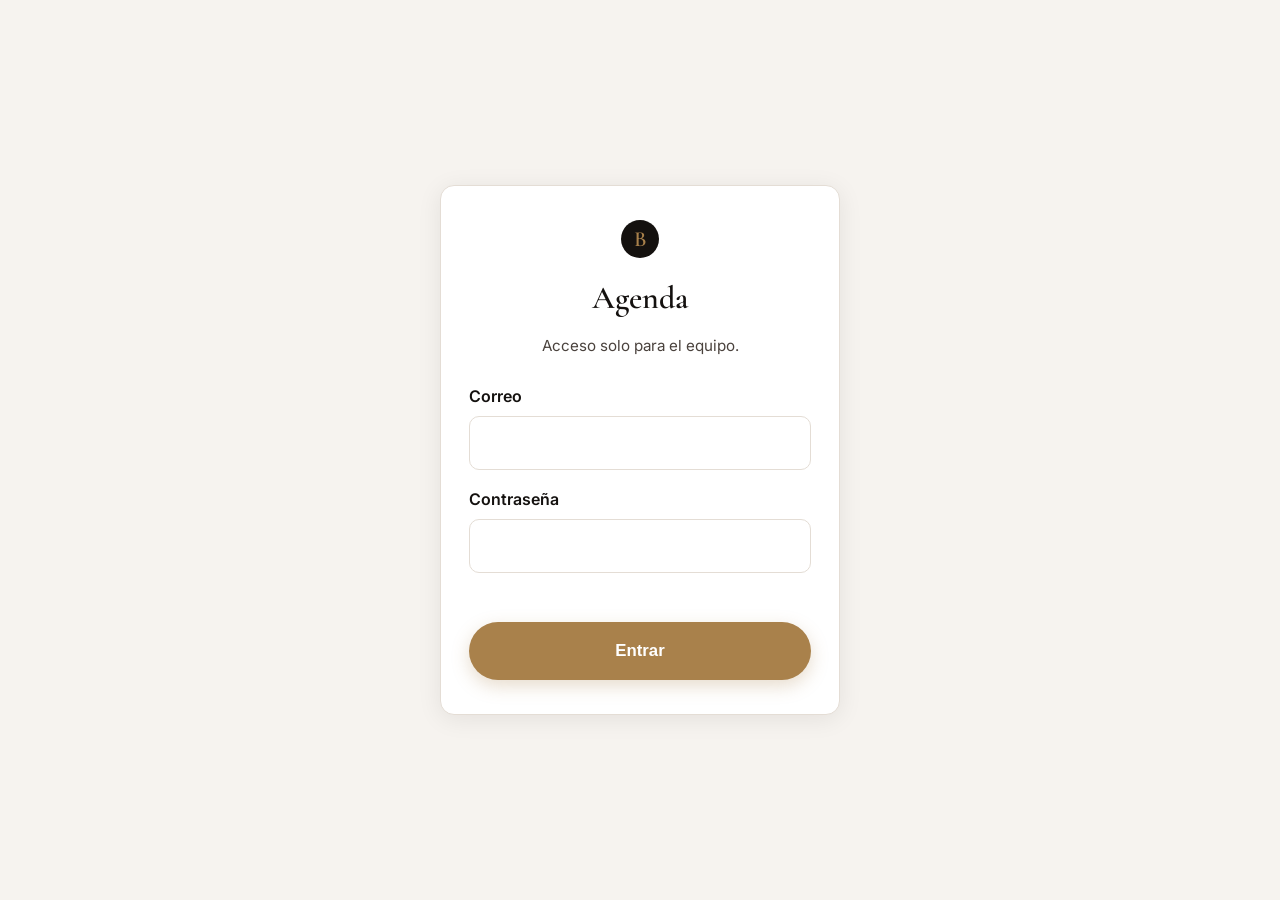
<file: demos/barberia-dominguez/admin.html>
<!DOCTYPE html>
<html lang="es">
<head>
<meta charset="UTF-8">
<meta name="viewport" content="width=device-width, initial-scale=1.0">
<meta name="robots" content="noindex, nofollow">
<title>Agenda · Barbería Domínguez</title>
<link rel="preconnect" href="https://fonts.googleapis.com">
<link rel="preconnect" href="https://fonts.gstatic.com" crossorigin>
<link href="https://fonts.googleapis.com/css2?family=Cormorant+Garamond:wght@400;600&family=Inter:wght@300;400;500;600&display=swap" rel="stylesheet">
<link rel="stylesheet" href="styles.css?v=13">
<link rel="stylesheet" href="admin.css?v=17">
</head>
<body class="admin">

<!-- ============ LOGIN ============ -->
<div class="login" id="login">
  <form class="login__box" id="loginForm">
    <span class="logo__mark">B</span>
    <h1 class="login__title">Agenda</h1>
    <p class="login__sub">Acceso solo para el equipo.</p>

    <div class="bookform__row">
      <label for="lEmail">Correo</label>
      <input type="email" id="lEmail" autocomplete="username" required>
    </div>
    <div class="bookform__row">
      <label for="lPass">Contraseña</label>
      <input type="password" id="lPass" autocomplete="current-password" required>
    </div>

    <p class="login__err" id="loginErr"></p>
    <button type="submit" class="btn btn--primary btn--lg" id="loginBtn">Entrar</button>
  </form>
</div>

<!-- ============ PANEL ============ -->
<div class="panel" id="panel" hidden>

  <header class="ahead">
    <div class="ahead__left">
      <span class="logo__mark">B</span>
      <div>
        <strong class="ahead__title">Agenda del día</strong>
        <span class="ahead__user" id="who"></span>
      </div>
    </div>
    <div class="ahead__acts">
      <button class="btn btn--ghost ahead__out" id="cfgBtn">Ajustes</button>
      <button class="btn btn--ghost ahead__out" id="outBtn">Salir</button>
    </div>
  </header>

  <!-- Navegación por días -->
  <div class="datebar">
    <button class="datebar__arrow" id="prevDay" aria-label="Día anterior">‹</button>
    <div class="datebar__mid">
      <strong id="dateLabel"></strong>
      <button class="datebar__today" id="todayBtn">Hoy</button>
    </div>
    <button class="datebar__arrow" id="nextDay" aria-label="Día siguiente">›</button>
  </div>

  <!-- Resumen del día -->
  <div class="stats" id="stats"></div>

  <!-- Qué hace cada botón, para no tener que adivinarlo -->
  <p class="leyenda">
    <span><b>&#10003;</b> atendida</span>
    <span><b>&#10005;</b> no vino</span>
    <span><b>&#128465;</b> cancelar</span>
    <span><b>&#8635;</b> deshacer</span>
  </p>

  <!-- Agenda: una columna por barbero -->
  <div class="board" id="board">
    <p class="board__loading">Cargando agenda…</p>
  </div>

  <!-- Bloqueos activos -->
  <section class="bloqueos" id="bloqueos" hidden>
    <h2 class="bloqueos__titulo">Ausencias programadas</h2>
    <ul class="bloqueos__lista" id="bloqueosLista"></ul>
  </section>

  <!-- Acciones -->
  <div class="actions">
    <button class="btn btn--primary" id="newBtn">+ Añadir cita</button>
    <button class="btn btn--ghost" id="blockBtn">Bloquear horas</button>
  </div>

  <!-- ============ VISTA SEMANAL ============ -->
  <section class="semana" id="semana">
    <div class="semana__head">
      <h2 class="semana__titulo">Ocupación de la semana</h2>
      <div class="semana__nav">
        <button class="datebar__arrow" id="semPrev" aria-label="Semana anterior">‹</button>
        <span class="semana__rango" id="semRango"></span>
        <button class="datebar__arrow" id="semNext" aria-label="Semana siguiente">›</button>
      </div>
    </div>

    <div class="semana__scroll">
      <table class="rejilla" id="rejilla">
        <caption class="visually-hidden">
          Porcentaje de la jornada ocupado por cada barbero y día
        </caption>
      </table>
    </div>

    <div class="semana__pie">
      <p class="semana__total" id="semTotal"></p>
      <ul class="escala">
        <li><span class="pastilla pastilla--0"></span> libre</li>
        <li><span class="pastilla pastilla--1"></span> flojo</li>
        <li><span class="pastilla pastilla--2"></span> medio</li>
        <li><span class="pastilla pastilla--3"></span> lleno</li>
        <li><span class="pastilla pastilla--0 pastilla--parcial"></span> con ausencia</li>
        <li><span class="pastilla pastilla--x"></span> cerrado o libre todo el día</li>
      </ul>
    </div>
  </section>
</div>

<!-- ============ VENTANA: cita a mano ============ -->
<div class="modal" id="mNew" hidden>
  <form class="modal__box" id="newForm">
    <h2 class="modal__title">Añadir cita</h2>
    <p class="modal__sub">Para quien llama o entra por la puerta.</p>

    <div class="bookform__row">
      <label for="nBarber">Barbero</label>
      <select id="nBarber" required></select>
    </div>
    <div class="bookform__row">
      <label for="nService">Servicio</label>
      <select id="nService" required></select>
    </div>
    <div class="modal__two">
      <div class="bookform__row">
        <label for="nDate">Día</label>
        <input type="date" id="nDate" required>
      </div>
      <div class="bookform__row">
        <label for="nTime">Hora</label>
        <input type="time" id="nTime" step="900" required>
      </div>
    </div>
    <div class="bookform__row">
      <label for="nName">Nombre</label>
      <input type="text" id="nName" required minlength="2">
    </div>
    <div class="bookform__row">
      <label for="nPhone">Teléfono</label>
      <input type="tel" id="nPhone" inputmode="numeric" required>
    </div>

    <p class="modal__err" id="newErr"></p>
    <div class="modal__actions">
      <button type="button" class="btn btn--ghost" data-close>Cancelar</button>
      <button type="submit" class="btn btn--primary">Guardar cita</button>
    </div>
  </form>
</div>

<!-- ============ VENTANA: bloquear ============ -->
<div class="modal" id="mBlock" hidden>
  <form class="modal__box" id="blockForm">
    <h2 class="modal__title">Bloquear horas</h2>
    <p class="modal__sub">Vacaciones, médico, formación… no se podrá reservar.</p>

    <div class="bookform__row">
      <label for="bBarber">Barbero</label>
      <select id="bBarber" required></select>
    </div>

    <div class="modal__two">
      <div class="bookform__row">
        <label for="bDesde">Desde el día</label>
        <input type="date" id="bDesde" required>
      </div>
      <div class="bookform__row">
        <label for="bHasta">Hasta el día</label>
        <input type="date" id="bHasta" required>
      </div>
    </div>

    <label class="check">
      <input type="checkbox" id="bTodoDia" checked>
      <span>Días completos</span>
    </label>

    <div class="modal__two" id="bHoras" hidden>
      <div class="bookform__row">
        <label for="bHoraIni">Desde las</label>
        <input type="time" id="bHoraIni" step="900" value="09:00">
      </div>
      <div class="bookform__row">
        <label for="bHoraFin">Hasta las</label>
        <input type="time" id="bHoraFin" step="900" value="14:00">
      </div>
    </div>

    <div class="bookform__row">
      <label for="bWhy">Motivo (opcional)</label>
      <input type="text" id="bWhy" placeholder="Ej. vacaciones">
    </div>

    <!-- Aviso si el bloqueo pisa citas ya confirmadas -->
    <div class="choque" id="bChoque" hidden>
      <p class="choque__titulo" id="bChoqueTitulo"></p>
      <ul class="choque__lista" id="bChoqueLista"></ul>
      <p class="choque__nota">
        Avisa a estos clientes antes de continuar. Si sigues, sus citas
        quedarán canceladas.
      </p>
    </div>

    <p class="modal__err" id="blockErr"></p>
    <div class="modal__actions">
      <button type="button" class="btn btn--ghost" data-close>Cancelar</button>
      <button type="submit" class="btn btn--primary" id="bSubmit">Bloquear</button>
    </div>
  </form>
</div>

<!-- ============ VENTANA: ajustes ============ -->
<div class="modal" id="mCfg" hidden>
  <form class="modal__box" id="cfgForm">
    <h2 class="modal__title">Ajustes</h2>
    <p class="modal__sub">Afectan a lo que ven los clientes al reservar.</p>

    <div class="bookform__row">
      <label for="cDias">Agenda abierta a</label>
      <select id="cDias">
        <option value="7">1 semana</option>
        <option value="14">2 semanas</option>
        <option value="21">3 semanas</option>
        <option value="30">1 mes</option>
        <option value="60">2 meses</option>
        <option value="90">3 meses</option>
      </select>
      <span class="bookform__hint">
        Cuántos días vista pueden reservar. Menos margen = menos plantones,
        pero pierdes reservas anticipadas.
      </span>
    </div>

    <div class="bookform__row">
      <label for="cMin">Antelación mínima para reservar</label>
      <select id="cMin">
        <option value="0">Sin margen</option>
        <option value="1">1 hora</option>
        <option value="2">2 horas</option>
        <option value="4">4 horas</option>
        <option value="24">1 día</option>
      </select>
    </div>

    <div class="bookform__row">
      <label for="cCancel">Margen para cancelar o cambiar</label>
      <select id="cCancel">
        <option value="0">Hasta la hora de la cita</option>
        <option value="2">2 horas antes</option>
        <option value="4">4 horas antes</option>
        <option value="24">1 día antes</option>
      </select>
    </div>

    <div class="bookform__row">
      <label for="cMax">Citas activas por teléfono</label>
      <select id="cMax">
        <option value="1">1</option>
        <option value="2">2</option>
        <option value="3">3</option>
        <option value="5">5</option>
      </select>
      <span class="bookform__hint">Frena las reservas en bucle con datos falsos.</span>
    </div>

    <p class="modal__err" id="cfgErr"></p>
    <div class="modal__actions">
      <button type="button" class="btn btn--ghost" data-close>Cancelar</button>
      <button type="submit" class="btn btn--primary">Guardar ajustes</button>
    </div>
  </form>
</div>

<script>
// =====================================================================
//  Panel de agenda
//  Usa la clave anon + la sesión del usuario. RLS decide qué se ve:
//  aunque alguien abra esta página, sin sesión no recibe ni una fila.
//  La service_role NUNCA va aquí.
// =====================================================================

const SUPABASE_URL  = 'https://krlotacemsjkqbxzhfij.supabase.co';   // https://xxxxx.supabase.co
const SUPABASE_ANON  = 'eyJhbGciOiJIUzI1NiIsInR5cCI6IkpXVCJ9.eyJpc3MiOiJzdXBhYmFzZSIsInJlZiI6ImtybG90YWNlbXNqa3FieHpoZmlqIiwicm9sZSI6ImFub24iLCJpYXQiOjE3ODc0ODMwOTUsImV4cCI6MjEwMzA1OTA5NX0.dIqs9zWSXLJdQGO3fEyZXhN3C__XwKP6PBzH2nCSHK4';  // la clave anon (pública, no la service_role)


const $ = id => document.getElementById(id);
let sesion = null;
let dia = new Date();
let barberos = [];
let servicios = [];

const CONECTADO = Boolean(SUPABASE_URL && SUPABASE_ANON);

// ---- Llamadas a Supabase ----
function cab(extra = {}) {
  const h = {
    'Content-Type':'application/json',
    'apikey': SUPABASE_ANON,
    ...extra
  };
  h['Authorization'] = sesion
    ? `Bearer ${sesion.access_token}`
    : `Bearer ${SUPABASE_ANON}`;
  return h;
}

async function api(ruta, opts = {}) {
  const r = await fetch(`${SUPABASE_URL}${ruta}`, { ...opts, headers: cab(opts.headers) });
  if (!r.ok) {
    const cuerpo = await r.text();
    const err = new Error(cuerpo || `Error ${r.status}`);
    err.status = r.status;   // 401 = sesión / permisos, se trata distinto
    throw err;
  }
  return r.status === 204 ? null : r.json();
}

// Mensaje según lo que devuelva Supabase, en vez de un "no se ha podido" seco
function explicar(e) {
  const m = String(e?.message || '');
  if (e?.status === 401 || /JWT|expired|invalid/i.test(m)) {
    return { texto: 'Tu sesión ha caducado. Vuelve a entrar.', volverAlLogin: true };
  }
  if (/42501|permission denied/i.test(m)) {
    return { texto: 'Tu usuario no tiene permisos. Falta añadirlo a la tabla ' +
                    'staff como owner (ver PASO2.md).', volverAlLogin: false };
  }
  if (/PGRST\d+|does not exist|Could not find/i.test(m)) {
    return { texto: 'Faltan funciones en la base de datos. ' +
                    'Revisa que has ejecutado todos los pasos del SQL.', volverAlLogin: false };
  }
  if (/Failed to fetch|NetworkError/i.test(m)) {
    return { texto: 'Sin conexión con Supabase. Revisa la URL y tu red.', volverAlLogin: false };
  }
  return { texto: 'No se ha podido cargar: ' + m.slice(0, 120), volverAlLogin: false };
}

function fallo(e) {
  const info = explicar(e);
  $('board').innerHTML =
    `<div class="aviso-error">
       <p><strong>Algo no ha ido bien</strong></p>
       <p>${info.texto}</p>
       ${info.volverAlLogin
         ? '<button class="btn btn--primary" id="reLogin">Volver a entrar</button>'
         : ''}
     </div>`;
  $('stats').innerHTML = '';
  $('semana').hidden = true;
  const b = $('reLogin');
  if (b) b.addEventListener('click', () => {
    localStorage.removeItem('sesion');
    location.reload();
  });
  console.error('Panel:', e);
}

// ---- Sesión ----
async function entrar(email, pass) {
  const r = await fetch(`${SUPABASE_URL}/auth/v1/token?grant_type=password`, {
    method:'POST',
    headers:{ 'Content-Type':'application/json', 'apikey': SUPABASE_ANON },
    body: JSON.stringify({ email, password: pass })
  });
  if (!r.ok) {
    // El motivo real de Supabase: usuario sin confirmar, credenciales, etc.
    let motivo = 'credenciales';
    try {
      const j = JSON.parse(await r.text());
      motivo = j.error_description || j.msg || j.error || motivo;
    } catch (e) { /* respuesta no JSON */ }
    throw new Error(motivo);
  }
  return r.json();
}

$('loginForm').addEventListener('submit', async e => {
  e.preventDefault();
  $('loginErr').textContent = '';
  $('loginBtn').disabled = true;
  $('loginBtn').textContent = 'Entrando…';

  try {
    if (!CONECTADO) throw new Error('sin_config');
    sesion = await entrar($('lEmail').value.trim(), $('lPass').value);
    localStorage.setItem('sesion', JSON.stringify(sesion));
    abrirPanel();
  } catch (err) {
    const m = String(err.message || '');
    $('loginErr').textContent =
      m === 'sin_config'          ? 'Falta configurar Supabase en admin.html.'
    : /Email not confirmed/i.test(m) ? 'El usuario no está confirmado. Confírmalo en '
                                     + 'Authentication → Users.'
    : /Failed to fetch/i.test(m)  ? 'Sin conexión con Supabase. Revisa la URL.'
    : 'Correo o contraseña incorrectos.';
  } finally {
    $('loginBtn').disabled = false;
    $('loginBtn').textContent = 'Entrar';
  }
});

$('outBtn').addEventListener('click', () => {
  localStorage.removeItem('sesion');
  sesion = null;
  $('panel').hidden = true;
  $('login').hidden = false;
});

function abrirPanel() {
  $('login').hidden = true;
  $('panel').hidden = false;
  let email = '';
  try {
    email = JSON.parse(atob(sesion.access_token.split('.')[1] || 'e30=')).email || '';
  } catch (e) { /* token raro: se verá al primer fetch */ }
  $('who').textContent = email;

  $('board').innerHTML = '<p class="board__loading">Cargando agenda…</p>';

  cargarMaestros()
    .then(() => {
      $('semana').hidden = false;
      pintar();
      cargarBloqueos();
      cargarSemana();
    })
    .catch(fallo);
}

// ---- Datos base ----
async function cargarMaestros() {
  // Si esto falla no se puede pintar nada, así que el error se propaga
  // para explicarlo en pantalla en vez de mostrar una agenda vacía.
  barberos  = await api('/rest/v1/barbers?select=id,name&active=eq.true&order=name');
  servicios = await api('/rest/v1/services?select=id,name,duration_min&active=eq.true&order=name');
  const ob = barberos.map(b => `<option value="${b.id}">${b.name}</option>`).join('');
  const os = servicios.map(s => `<option value="${s.id}">${s.name} (${s.duration_min} min)</option>`).join('');
  $('nBarber').innerHTML = ob;
  $('bBarber').innerHTML = ob;
  $('nService').innerHTML = os;
}

// ---- Agenda del día ----
// Fecha en formato YYYY-MM-DD usando la hora LOCAL.
// Con toISOString() se convierte a UTC y en España (+1/+2) un día a las
// 00:00 locales retrocede al día anterior: la semana empezaba en domingo.
const iso = d => {
  const y = d.getFullYear();
  const m = String(d.getMonth() + 1).padStart(2, '0');
  const x = String(d.getDate()).padStart(2, '0');
  return `${y}-${m}-${x}`;
};

async function pintar() {
  $('dateLabel').textContent = dia.toLocaleDateString('es-ES',
    { weekday:'long', day:'numeric', month:'long' });

  const desde = `${iso(dia)}T00:00:00`;
  const hasta = `${iso(dia)}T23:59:59`;

  let citas = [];
  try {
    citas = await api(`/rest/v1/appointments?select=*,barbers(name),services(name,duration_min)` +
      `&starts_at=gte.${desde}&starts_at=lte.${hasta}&order=starts_at`);
  } catch (e) {
    fallo(e);
    return;
  }

  // Resumen del día que se está viendo
  const vivas  = citas.filter(c => c.status === 'confirmed');
  const hechas = citas.filter(c => c.status === 'done').length;
  const fallos = citas.filter(c => c.status === 'no_show').length;

  // Minutos vendidos, que es lo que de verdad dice si el día está cargado
  const mins = vivas.reduce((s,c) =>
    s + (new Date(c.ends_at) - new Date(c.starts_at)) / 60000, 0);
  const horas = mins >= 60
    ? `${Math.floor(mins/60)}h${mins%60 ? ' '+Math.round(mins%60)+'m' : ''}`
    : `${Math.round(mins)}m`;

  $('stats').innerHTML = `
    <div class="stat"><strong>${vivas.length}</strong><span>por atender</span></div>
    <div class="stat"><strong>${horas}</strong><span>de trabajo</span></div>
    <div class="stat"><strong>${hechas}</strong><span>atendidas</span></div>
    <div class="stat"><strong>${fallos}</strong><span>no vinieron</span></div>`;

  // Una columna por barbero
  $('board').innerHTML = barberos.map(b => {
    const mias = citas.filter(c => c.barber_id === b.id);
    const filas = mias.length ? mias.map(c => {
      const t = new Date(c.starts_at);
      const hh = t.toLocaleTimeString('es-ES',{hour:'2-digit',minute:'2-digit',hour12:false});
      // Cada estado con su etiqueta y su color. Antes, todo lo que no fuera
      // 'no_show' se etiquetaba "cancelada", incluidas las atendidas.
      const ETIQUETA = {
        done:      { texto: 'atendida',  clase: 'appt--done' },
        no_show:   { texto: 'no vino',   clase: 'appt--off'  },
        cancelled: { texto: 'cancelada', clase: 'appt--off'  }
      };
      const est = ETIQUETA[c.status];   // undefined mientras siga 'confirmed'
      return `
        <li class="appt ${est ? est.clase : ''}">
          <span class="appt__time">${hh}</span>
          <span class="appt__body">
            <strong>${c.customer_name}</strong>
            <small>${c.services?.name || ''}</small>
            <a class="appt__tel" href="tel:${c.customer_phone}">${c.customer_phone}</a>
            ${c.customer_email
              ? ''
              : '<em class="appt__nomail" title="Sin correo: no recibe avisos">sin correo</em>'}
          </span>
          <span class="appt__acts">
            ${est
              ? `<em class="appt__tag">${est.texto}</em>
                 <button class="mini" data-id="${c.id}" data-do="confirmed" title="Deshacer">&#8635;</button>`
              : `<button class="mini mini--ok" data-id="${c.id}" data-do="done" title="Atendida">&#10003;</button>
                 <button class="mini" data-id="${c.id}" data-do="no_show" title="No vino">&#10005;</button>
                 <button class="mini mini--del" data-id="${c.id}" data-do="cancelled" title="Cancelar cita">&#128465;</button>`}
          </span>
        </li>`;
    }).join('') : '<li class="appt appt--empty">Sin citas</li>';

    return `
      <section class="col">
        <h2 class="col__head">${b.name} <span>${mias.filter(c=>c.status==='confirmed').length}</span></h2>
        <ul class="col__list">${filas}</ul>
      </section>`;
  }).join('') ||
    '<div class="aviso-error"><p><strong>No hay barberos</strong></p>' +
    '<p>La tabla <code>barbers</code> está vacía o todos están inactivos.</p></div>';

  // Marcar estado: atendida / no vino / cancelada / deshacer
  $('board').querySelectorAll('.mini').forEach(b => {
    b.addEventListener('click', async () => {
      const accion = b.dataset.do;

      // Cancelar sí pide confirmación: libera el hueco y lo puede coger otro
      if (accion === 'cancelled' &&
          !confirm('¿Cancelar esta cita? El hueco quedará libre para otro cliente.')) {
        return;
      }

      b.disabled = true;
      try {
        await api(`/rest/v1/appointments?id=eq.${b.dataset.id}`, {
          method:'PATCH',
          headers:{ 'Prefer':'return=minimal' },
          body: JSON.stringify({ status: accion })
        });
        pintar();
        cargarSemana();
      } catch (e) {
        b.disabled = false;
        // Al deshacer, el hueco puede estar ya ocupado por otra cita
        const m = String(e.message || '');
        alert(/no_solapamiento|conflict/i.test(m)
          ? 'No se puede recuperar: ese hueco ya lo tiene otra cita.'
          : 'No se ha podido cambiar el estado. Inténtalo de nuevo.');
      }
    });
  });
}

// ---- Navegación de días ----
$('prevDay').addEventListener('click', () => { dia.setDate(dia.getDate()-1); pintar(); });
$('nextDay').addEventListener('click', () => { dia.setDate(dia.getDate()+1); pintar(); });
$('todayBtn').addEventListener('click', () => { dia = new Date(); pintar(); });

// ---- Ventanas ----
const abrir  = id => { $(id).hidden = false; };
const cerrar = id => { $(id).hidden = true; };
document.querySelectorAll('[data-close]').forEach(b =>
  b.addEventListener('click', () => { cerrar('mNew'); cerrar('mBlock'); }));
document.querySelectorAll('.modal').forEach(m =>
  m.addEventListener('click', e => { if (e.target === m) m.hidden = true; }));

$('newBtn').addEventListener('click', () => {
  $('nDate').value = iso(dia);
  abrir('mNew');
});
$('blockBtn').addEventListener('click', () => {
  $('bDesde').value = iso(dia);
  $('bHasta').value = iso(dia);
  $('bChoque').hidden = true;
  $('blockErr').textContent = '';
  choqueAceptado = false;
  $('bSubmit').textContent = 'Bloquear';
  abrir('mBlock');
});

// "Días completos" oculta las horas
$('bTodoDia').addEventListener('change', e => {
  $('bHoras').hidden = e.target.checked;
});

// Al cambiar cualquier dato, hay que volver a comprobar los choques
['bBarber','bDesde','bHasta','bTodoDia','bHoraIni','bHoraFin'].forEach(id =>
  $(id).addEventListener('change', () => {
    choqueAceptado = false;
    $('bChoque').hidden = true;
    $('bSubmit').textContent = 'Bloquear';
  }));

// ---- Crear cita a mano ----
// Pasa por la MISMA función que la web pública: mismas validaciones,
// mismo constraint. Así el mostrador tampoco puede provocar un solape.
$('newForm').addEventListener('submit', async e => {
  e.preventDefault();
  $('newErr').textContent = '';
  try {
    await api('/rest/v1/rpc/reservar', {
      method:'POST',
      body: JSON.stringify({
        p_barber: $('nBarber').value,
        p_service: $('nService').value,
        p_inicio: new Date(`${$('nDate').value}T${$('nTime').value}`).toISOString(),
        p_nombre: $('nName').value.trim(),
        p_tel: $('nPhone').value.replace(/[\s-]/g,''),
        p_source: 'mostrador'
      })
    });
    cerrar('mNew');
    $('newForm').reset();
    pintar();
  } catch (err) {
    const m = String(err.message||'');
    $('newErr').textContent = /no_solapamiento|conflict/i.test(m)
      ? 'Ese barbero ya tiene una cita a esa hora.'
      : /AFORO/i.test(m) ? 'Se supera el aforo a esa hora.'
      : 'No se ha podido guardar. Revisa los datos.';
  }
});

// ---- Bloquear horas ----
let choqueAceptado = false;

function rangoBloqueo() {
  const todoDia = $('bTodoDia').checked;
  const ini = todoDia ? '00:00' : $('bHoraIni').value;
  const fin = todoDia ? '23:59' : $('bHoraFin').value;
  return {
    desde: new Date(`${$('bDesde').value}T${ini}`).toISOString(),
    hasta: new Date(`${$('bHasta').value}T${fin}`).toISOString()
  };
}

$('blockForm').addEventListener('submit', async e => {
  e.preventDefault();
  $('blockErr').textContent = '';

  const { desde, hasta } = rangoBloqueo();
  if (new Date(hasta) <= new Date(desde)) {
    $('blockErr').textContent = 'La fecha final debe ser posterior a la inicial.';
    return;
  }

  const btn = $('bSubmit');
  btn.disabled = true;

  try {
    // Primer intento sin cancelar: si hay citas dentro, la función avisa
    // en vez de crear el bloqueo a ciegas.
    const r = await api('/rest/v1/rpc/bloquear_horas', {
      method:'POST',
      body: JSON.stringify({
        p_barber: $('bBarber').value,
        p_desde: desde,
        p_hasta: hasta,
        p_motivo: $('bWhy').value.trim() || null,
        p_cancelar_citas: choqueAceptado
      })
    });

    cerrar('mBlock');
    $('blockForm').reset();
    $('bTodoDia').checked = true;
    $('bHoras').hidden = true;
    choqueAceptado = false;

    const n = r?.[0]?.citas_canceladas || 0;
    if (n > 0) alert(`Bloqueo creado. Se han cancelado ${n} cita(s). Avisa a esos clientes.`);

    pintar();
    cargarBloqueos();

  } catch (err) {
    const m = String(err.message || '');
    const choque = m.match(/HAY_CITAS:(\d+)/);

    if (choque) {
      // Muestro qué citas se perderían y pido confirmación
      await mostrarChoque(desde, hasta, +choque[1]);
      choqueAceptado = true;
      btn.textContent = 'Bloquear y cancelar esas citas';
    } else {
      $('blockErr').textContent = /RANGO_INVALIDO/.test(m)
        ? 'El rango de fechas no es válido.'
        : 'No se ha podido bloquear. Revisa las fechas.';
    }
  } finally {
    btn.disabled = false;
  }
});

async function mostrarChoque(desde, hasta, n) {
  $('bChoqueTitulo').textContent =
    n === 1 ? 'Hay 1 cita en esas fechas:' : `Hay ${n} citas en esas fechas:`;
  try {
    const citas = await api('/rest/v1/rpc/citas_en_rango', {
      method:'POST',
      body: JSON.stringify({ p_barber: $('bBarber').value, p_desde: desde, p_hasta: hasta })
    });
    $('bChoqueLista').innerHTML = (citas || []).map(c => {
      const t = new Date(c.empieza);
      return `<li>
        <strong>${t.toLocaleDateString('es-ES',{day:'numeric',month:'short'})}
        ${t.toLocaleTimeString('es-ES',{hour:'2-digit',minute:'2-digit',hour12:false})}</strong>
        ${c.cliente} · <a href="tel:${c.telefono}">${c.telefono}</a>
      </li>`;
    }).join('');
  } catch (e) {
    $('bChoqueLista').innerHTML = '<li>No se han podido listar.</li>';
  }
  $('bChoque').hidden = false;
}

// ---- Lista de ausencias ----
async function cargarBloqueos() {
  try {
    const hoy = new Date().toISOString();
    const lista = await api(`/rest/v1/time_off?select=*,barbers(name)` +
      `&ends_at=gte.${hoy}&order=starts_at`);

    if (!lista || !lista.length) { $('bloqueos').hidden = true; return; }

    $('bloqueos').hidden = false;
    $('bloqueosLista').innerHTML = lista.map(b => {
      const d = new Date(b.starts_at), h = new Date(b.ends_at);
      const unDia = d.toDateString() === h.toDateString();
      const fmt = x => x.toLocaleDateString('es-ES',{day:'numeric',month:'short'});
      return `<li class="bloqueo">
        <span class="bloqueo__info">
          <strong>${b.barbers?.name || '—'}</strong>
          <span>${unDia ? fmt(d) : `${fmt(d)} → ${fmt(h)}`}${b.reason ? ' · ' + b.reason : ''}</span>
        </span>
        <button class="mini mini--del" data-off="${b.id}" title="Quitar bloqueo">&#128465;</button>
      </li>`;
    }).join('');

    $('bloqueosLista').querySelectorAll('[data-off]').forEach(b => {
      b.addEventListener('click', async () => {
        if (!confirm('¿Quitar este bloqueo? Esas horas volverán a estar libres.')) return;
        b.disabled = true;
        try {
          await api(`/rest/v1/time_off?id=eq.${b.dataset.off}`, {
            method:'DELETE', headers:{ 'Prefer':'return=minimal' }
          });
          cargarBloqueos();
          pintar();
        } catch (e) { b.disabled = false; alert('No se ha podido quitar.'); }
      });
    });
  } catch (e) {
    $('bloqueos').hidden = true;
  }
}

// ---- Ajustes ----
$('cfgBtn').addEventListener('click', async () => {
  $('cfgErr').textContent = '';
  try {
    const c = await api('/rest/v1/settings?select=*&id=eq.1');
    const s = c?.[0];
    if (s) {
      $('cDias').value   = s.dias_antelacion;
      $('cMin').value    = s.horas_minimas;
      $('cCancel').value = s.horas_cancelacion;
      $('cMax').value    = s.max_citas_activas;
    }
  } catch (e) { /* se abre con los valores por defecto */ }
  abrir('mCfg');
});

$('cfgForm').addEventListener('submit', async e => {
  e.preventDefault();
  $('cfgErr').textContent = '';
  try {
    await api('/rest/v1/settings?id=eq.1', {
      method:'PATCH',
      headers:{ 'Prefer':'return=minimal' },
      body: JSON.stringify({
        dias_antelacion:   +$('cDias').value,
        horas_minimas:     +$('cMin').value,
        horas_cancelacion: +$('cCancel').value,
        max_citas_activas: +$('cMax').value,
        updated_at: new Date().toISOString()
      })
    });
    cerrar('mCfg');
    alert('Ajustes guardados. Los clientes ya ven la agenda con el nuevo margen.');
  } catch (err) {
    $('cfgErr').textContent = 'No se han podido guardar. ¿Tienes permisos de dueño?';
  }
});

// =====================================================================
//  Vista semanal de ocupación
// =====================================================================

let lunes = lunesDe(new Date());

function lunesDe(d) {
  const x = new Date(d);
  x.setHours(0,0,0,0);
  // getDay(): 0=domingo. Quiero el lunes anterior.
  x.setDate(x.getDate() - ((x.getDay() + 6) % 7));
  return x;
}

// Cuatro tramos: la escala fina no aporta de un vistazo
function nivel(pct) {
  if (pct === 0)  return 0;
  if (pct < 35)   return 1;
  if (pct < 70)   return 2;
  return 3;
}

async function cargarSemana() {
  const dom = new Date(lunes); dom.setDate(dom.getDate() + 6);
  const fmt = d => d.toLocaleDateString('es-ES',{day:'numeric',month:'short'});
  $('semRango').textContent = `${fmt(lunes)} – ${fmt(dom)}`;

  let filas = [];
  try {
    filas = await api('/rest/v1/rpc/ocupacion_semana', {
      method:'POST',
      body: JSON.stringify({ p_lunes: iso(lunes) })
    });
  } catch (e) {
    $('rejilla').innerHTML =
      '<tr><td class="rejilla__vacio">No se ha podido cargar la semana.</td></tr>';
    return;
  }

  if (!filas || !filas.length) {
    $('rejilla').innerHTML =
      '<tr><td class="rejilla__vacio">Sin datos.</td></tr>';
    return;
  }

  // Agrupo por barbero, en el orden en que llegan
  const porBarbero = new Map();
  const dias = [];
  for (const f of filas) {
    if (!porBarbero.has(f.barbero)) porBarbero.set(f.barbero, new Map());
    porBarbero.get(f.barbero).set(f.dia, f);
    if (!dias.includes(f.dia)) dias.push(f.dia);
  }
  dias.sort();

  const cabecera = `<thead><tr>
    <th class="rejilla__esq"></th>
    ${dias.map(d => {
      const x = new Date(d + 'T12:00:00');
      const hoy = iso(new Date()) === d;
      return `<th class="${hoy ? 'es-hoy' : ''}">
        <span class="rejilla__dia">${x.toLocaleDateString('es-ES',{weekday:'short'})}</span>
        <span class="rejilla__num">${x.getDate()}</span>
      </th>`;
    }).join('')}
  </tr></thead>`;

  const cuerpo = [...porBarbero.entries()].map(([nombre, porDia]) => `
    <tr>
      <th class="rejilla__barbero">${nombre}</th>
      ${dias.map(d => {
        const f = porDia.get(d);
        if (!f) return '<td></td>';
        // Si hay citas ese día, el barbero NO estaba fuera todo el día:
        // la ausencia era parcial. Esto también protege del caso en que la
        // base de datos aún tenga la versión antigua de ocupacion_semana(),
        // que marcaba 'ausente' con cualquier ausencia por corta que fuera.
        const ausenciaReal = f.ausente && f.citas === 0;
        const fuera = f.cerrado || ausenciaReal;
        const parcial = !fuera && ((f.minutos_ausente || 0) > 0 || f.ausente);
        const cls = fuera
          ? 'pastilla--x'
          : `pastilla--${nivel(f.porcentaje)}${parcial ? ' pastilla--parcial' : ''}`;
        const dia = new Date(f.dia + 'T12:00:00')
          .toLocaleDateString('es-ES', { weekday:'long', day:'numeric', month:'long' });
        const disp = f.minutos_jornada - (f.minutos_ausente || 0);
        const titulo = fuera
          ? `${nombre} · ${dia}: ${ausenciaReal ? 'ausente todo el día' : 'cerrado'}`
          : `${nombre} · ${dia}: ${f.citas} cita(s), ${f.minutos} min` +
            (disp > 0 ? ` de ${disp} disponibles` : '') +
            (f.minutos_ausente ? ` · ${f.minutos_ausente} min de ausencia` : '') +
            (parcial && !f.minutos_ausente ? ' · con ausencia parcial' : '') +
            ` (${f.porcentaje}%)`;
        // Siempre un símbolo: una celda vacía no se distingue de un fallo
        return `<td>
          <span class="pastilla ${cls}" title="${titulo}">
            ${fuera ? '–' : f.citas}
          </span>
        </td>`;
      }).join('')}
    </tr>`).join('');

  $('rejilla').innerHTML = cabecera + '<tbody>' + cuerpo + '</tbody>';

  // Resumen de la semana
  const citas = filas.reduce((s,f) => s + (f.citas||0), 0);
  const ocup  = filas.reduce((s,f) => s + (f.minutos||0), 0);
  const cap   = filas.reduce((s,f) => s + (f.ausente ? 0 : (f.minutos_jornada||0)), 0);
  const pct   = cap > 0 ? Math.round(ocup * 100 / cap) : 0;
  $('semTotal').innerHTML =
    `<strong>${citas}</strong> citas esta semana · ` +
    `<strong>${pct}%</strong> de la agenda ocupada · ` +
    `quedan <strong>${Math.round((cap - ocup)/60)} h</strong> libres`;
}

$('semPrev').addEventListener('click', () => {
  lunes.setDate(lunes.getDate() - 7); cargarSemana();
});
$('semNext').addEventListener('click', () => {
  lunes.setDate(lunes.getDate() + 7); cargarSemana();
});

// ---- Sesión guardada ----
const guardada = localStorage.getItem('sesion');
if (guardada && CONECTADO) {
  sesion = JSON.parse(guardada);
  abrirPanel();
}
</script>

</body>
</html>
</file>
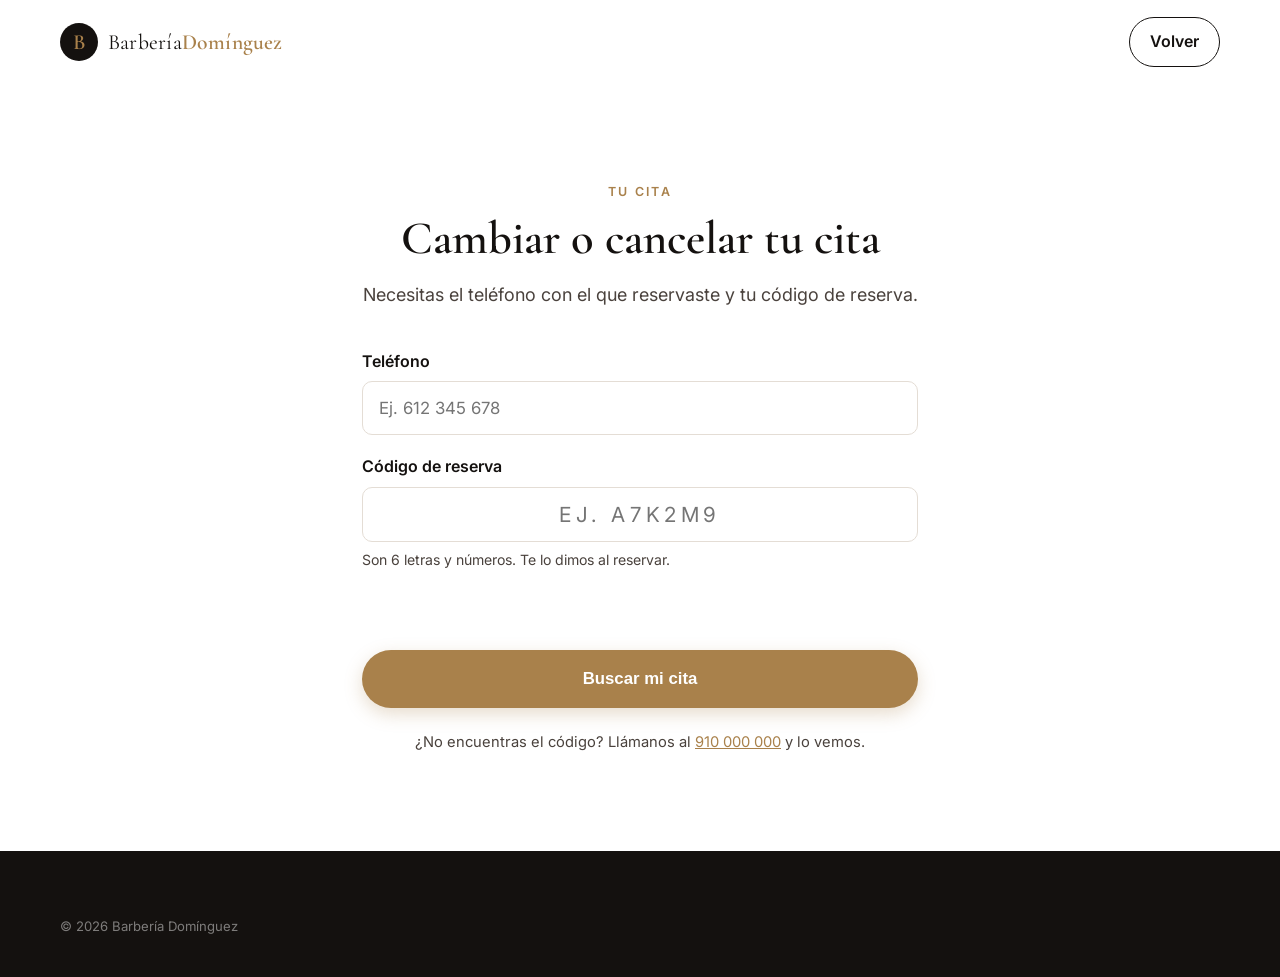
<file: demos/barberia-dominguez/mi-cita.html>
<!DOCTYPE html>
<html lang="es">
<head>
<meta charset="UTF-8">
<meta name="viewport" content="width=device-width, initial-scale=1.0">
<title>Mi cita · Barbería Domínguez</title>
<link rel="preconnect" href="https://fonts.googleapis.com">
<link rel="preconnect" href="https://fonts.gstatic.com" crossorigin>
<link href="https://fonts.googleapis.com/css2?family=Cormorant+Garamond:wght@400;600&family=Inter:wght@300;400;500;600&display=swap" rel="stylesheet">
<link rel="stylesheet" href="styles.css?v=13">
</head>
<body>

<header class="header">
  <div class="container header__inner">
    <a href="index.html" class="logo">
      <span class="logo__mark">B</span>
      <span class="logo__text">Barbería<strong>Domínguez</strong></span>
    </a>
    <a href="index.html" class="btn btn--ghost micita__volver">Volver</a>
  </div>
</header>

<section class="section">
  <div class="container micita">

    <!-- ---- Buscar la cita ---- -->
    <div id="buscar">
      <header class="section__head">
        <p class="eyebrow">Tu cita</p>
        <h1 class="section__title">Cambiar o cancelar tu cita</h1>
        <p class="section__sub">
          Necesitas el teléfono con el que reservaste y tu código de reserva.
        </p>
      </header>

      <form class="bookform micita__form" id="buscarForm" novalidate>
        <div class="bookform__row">
          <label for="qTel">Teléfono</label>
          <input type="tel" id="qTel" inputmode="numeric" autocomplete="tel"
                 required placeholder="Ej. 612 345 678">
        </div>
        <div class="bookform__row">
          <label for="qCod">Código de reserva</label>
          <input type="text" id="qCod" required maxlength="6"
                 autocapitalize="characters" spellcheck="false"
                 placeholder="Ej. A7K2M9" class="micita__cod">
          <span class="bookform__hint">
            Son 6 letras y números. Te lo dimos al reservar.
          </span>
        </div>
        <p class="bookform__err" id="qErr"></p>
        <button type="submit" class="btn btn--primary btn--lg" id="qBtn">Buscar mi cita</button>
      </form>

      <p class="micita__ayuda">
        ¿No encuentras el código? Llámanos al
        <a href="tel:+34910000000">910 000 000</a> y lo vemos.
      </p>
    </div>

    <!-- ---- La cita encontrada ---- -->
    <div id="ficha" hidden>
      <header class="section__head">
        <p class="eyebrow">Tu cita</p>
        <h1 class="section__title" id="fTitulo">Tu reserva</h1>
      </header>

      <div class="ficha">
        <p class="ficha__estado" id="fEstado"></p>
        <dl class="ficha__datos">
          <div><dt>Código</dt><dd id="fCod"></dd></div>
          <div><dt>Cliente</dt><dd id="fCliente"></dd></div>
          <div><dt>Servicio</dt><dd id="fServicio"></dd></div>
          <div><dt>Barbero</dt><dd id="fBarbero"></dd></div>
          <div><dt>Día y hora</dt><dd id="fCuando"></dd></div>
        </dl>
      </div>

      <div class="ficha__acciones" id="fAcciones">
        <button type="button" class="btn btn--primary btn--lg" id="cambiarBtn">
          Cambiar de hora
        </button>
        <button type="button" class="btn btn--ghost btn--lg" id="cancelarBtn">
          Cancelar cita
        </button>
      </div>

      <p class="ficha__aviso" id="fAviso" hidden></p>

      <!-- Elegir hora nueva -->
      <div id="cambiar" hidden>
        <p class="step__label"><span class="step__num">1</span> ¿Con quién?</p>
        <div class="barbers" id="cBarberos" role="radiogroup"></div>

        <p class="step__label"><span class="step__num">2</span> Elige el nuevo día</p>
        <div class="days" id="cDias" role="radiogroup"></div>

        <p class="step__label"><span class="step__num">3</span> Elige la nueva hora</p>
        <div class="slots" id="cHoras" aria-live="polite">
          <p class="slots__hint">Elige antes un día.</p>
        </div>

        <div class="summary" id="cResumen" hidden>
          <p class="summary__title">Nueva hora</p>
          <p class="summary__line" id="cResumenTexto"></p>
        </div>

        <div class="ficha__acciones">
          <button type="button" class="btn btn--primary btn--lg" id="confirmarBtn" disabled>
            Confirmar cambio
          </button>
          <button type="button" class="btn btn--ghost btn--lg" id="atrasBtn">Dejarlo como está</button>
        </div>
      </div>
    </div>

    <!-- ---- Resultado ---- -->
    <div class="done" id="hecho" hidden>
      <div class="done__mark" id="hMark">✓</div>
      <h2 class="done__title" id="hTitulo"></h2>
      <p class="done__detail" id="hDetalle"></p>
      <div class="done__actions">
        <a class="btn btn--primary" href="index.html">Volver a la web</a>
        <a class="btn btn--ghost" href="tel:+34910000000">Llamar a la barbería</a>
      </div>
    </div>

  </div>
</section>

<footer class="footer">
  <div class="container footer__inner">
    <p class="footer__legal">© 2026 Barbería Domínguez</p>
  </div>
</footer>

<script>
// =====================================================================
//  Gestión de la cita por parte del cliente
//  Identificación: teléfono + código de reserva.
//  Toda la validación real está en la base de datos; aquí solo se pinta.
// =====================================================================

const SUPABASE_URL  = 'https://krlotacemsjkqbxzhfij.supabase.co';   // https://xxxxx.supabase.co
const SUPABASE_ANON  = 'eyJhbGciOiJIUzI1NiIsInR5cCI6IkpXVCJ9.eyJpc3MiOiJzdXBhYmFzZSIsInJlZiI6ImtybG90YWNlbXNqa3FieHpoZmlqIiwicm9sZSI6ImFub24iLCJpYXQiOjE3ODc0ODMwOTUsImV4cCI6MjEwMzA1OTA5NX0.dIqs9zWSXLJdQGO3fEyZXhN3C__XwKP6PBzH2nCSHK4';  // la clave anon (pública, no la service_role)

const BASE = SUPABASE_URL.trim().replace(/\/+$/,'').replace(/\/rest\/v1$/,'');
const CONECTADO = Boolean(BASE && SUPABASE_ANON);

const $ = id => document.getElementById(id);
let cita = null;          // la cita encontrada
let cred = null;          // { tel, cod } para las siguientes llamadas
let nuevaHora = null;
let nuevoBarbero = null;   // null = se queda el mismo

async function rpc(fn, params) {
  const r = await fetch(`${BASE}/rest/v1/rpc/${fn}`, {
    method:'POST',
    headers:{
      'Content-Type':'application/json',
      'apikey': SUPABASE_ANON,
      'Authorization': `Bearer ${SUPABASE_ANON}`
    },
    body: JSON.stringify(params)
  });
  if (!r.ok) throw new Error(await r.text() || `Error ${r.status}`);
  return r.json();
}

const fecha = iso => new Date(iso).toLocaleDateString('es-ES',
  { weekday:'long', day:'numeric', month:'long' });
const hora = iso => new Date(iso).toLocaleTimeString('es-ES',
  { hour:'2-digit', minute:'2-digit', hour12:false });

// ---- Buscar ----
$('buscarForm').addEventListener('submit', async e => {
  e.preventDefault();
  $('qErr').textContent = '';

  const tel = $('qTel').value.replace(/[\s-]/g,'');
  const cod = $('qCod').value.trim().toUpperCase();

  if (!/^[6-9]\d{8}$/.test(tel)) {
    $('qErr').textContent = 'Escribe un teléfono español de 9 cifras.';
    return;
  }
  if (cod.length !== 6) {
    $('qErr').textContent = 'El código tiene 6 caracteres.';
    return;
  }

  const btn = $('qBtn');
  btn.disabled = true;
  btn.textContent = 'Buscando…';

  try {
    if (!CONECTADO) throw new Error('sin_config');
    const res = await rpc('mi_cita', { p_tel: tel, p_codigo: cod });

    if (!res || !res.length) {
      // Mismo mensaje si falla el teléfono o el código: no damos pistas
      // sobre qué parte estaba bien.
      $('qErr').textContent = 'No hemos encontrado ninguna cita con esos datos.';
      return;
    }

    cita = res[0];
    cred = { tel, cod };
    pintarFicha();

  } catch (err) {
    $('qErr').textContent = String(err.message) === 'sin_config'
      ? 'Falta configurar Supabase en mi-cita.html.'
      : 'No hemos podido consultar la cita. Inténtalo de nuevo o llámanos.';
  } finally {
    btn.disabled = false;
    btn.textContent = 'Buscar mi cita';
  }
});

// ---- Mostrar la cita ----
function pintarFicha() {
  $('buscar').hidden = true;
  $('ficha').hidden = false;

  $('fCod').textContent      = cita.codigo;
  $('fCliente').textContent  = cita.cliente;
  $('fServicio').textContent = `${cita.servicio} · ${cita.duracion} min · ` +
                               (cita.precio/100).toLocaleString('es-ES',
                                 {style:'currency',currency:'EUR',minimumFractionDigits:0});
  $('fBarbero').textContent  = cita.barbero;
  $('fCuando').textContent   = `${fecha(cita.empieza)} a las ${hora(cita.empieza)}`;

  const ESTADO = {
    confirmed: { texto:'Cita confirmada',   clase:'ficha__estado--ok' },
    cancelled: { texto:'Cita cancelada',    clase:'ficha__estado--off' },
    no_show:   { texto:'No se presentó',    clase:'ficha__estado--off' },
    done:      { texto:'Servicio realizado', clase:'ficha__estado--ok' }
  }[cita.estado] || { texto:cita.estado, clase:'' };

  $('fEstado').textContent = ESTADO.texto;
  $('fEstado').className = 'ficha__estado ' + ESTADO.clase;

  // Solo se puede tocar si la base de datos dice que sí
  if (cita.se_puede_cambiar) {
    $('fAcciones').hidden = false;
    $('fAviso').hidden = true;
  } else {
    $('fAcciones').hidden = true;
    $('fAviso').hidden = false;
    $('fAviso').textContent = cita.estado !== 'confirmed'
      ? 'Esta cita ya está cerrada. Si necesitas otra, reserva de nuevo.'
      : 'Faltan menos de 2 horas: ya no se puede cambiar por aquí. ' +
        'Llámanos al 910 000 000 y lo arreglamos.';
  }
}

// ---- Cancelar ----
$('cancelarBtn').addEventListener('click', async () => {
  if (!confirm('¿Seguro que quieres cancelar tu cita?')) return;

  const btn = $('cancelarBtn');
  btn.disabled = true;
  btn.textContent = 'Cancelando…';
  try {
    await rpc('cancelar_cita', { p_tel: cred.tel, p_codigo: cred.cod });
    fin('✓', 'Cita cancelada',
        'Hemos liberado tu hueco. Puedes reservar otro cuando quieras.');
  } catch (err) {
    const m = String(err.message||'');
    alert(/DEMASIADO_TARDE/.test(m)
      ? 'Faltan menos de 2 horas para tu cita. Llámanos y lo vemos.'
      : /YA_CERRADA/.test(m)
      ? 'Esta cita ya estaba cerrada.'
      : 'No hemos podido cancelar. Inténtalo de nuevo o llámanos.');
    btn.disabled = false;
    btn.textContent = 'Cancelar cita';
  }
});

// ---- Cambiar de hora ----
$('cambiarBtn').addEventListener('click', () => {
  $('cambiar').hidden = false;
  $('fAcciones').hidden = true;
  nuevoBarbero = cita.barbero_id;      // arranca con el que ya tiene
  cargarBarberos();
  cargarDias();
});

// Los barberos que pueden hacer ESE servicio
async function cargarBarberos() {
  const caja = $('cBarberos');
  try {
    const lista = await rpc('barberos_para_servicio', { p_service: cita.servicio_id });
    caja.innerHTML = (lista || []).map(b => `
      <button type="button" class="barber ${b.id === cita.barbero_id ? 'is-active' : ''}"
              role="radio" aria-checked="${b.id === cita.barbero_id}"
              data-id="${b.id}" data-name="${b.name}">
        <span class="barber__avatar">${b.name.charAt(0)}</span>
        <span class="barber__info">
          <strong>${b.name}</strong>
          <small>${b.id === cita.barbero_id ? 'tu barbero actual' : (b.specialty || '')}</small>
        </span>
      </button>`).join('');

    caja.querySelectorAll('.barber').forEach(b => {
      b.addEventListener('click', () => {
        caja.querySelectorAll('.barber').forEach(x => {
          x.classList.remove('is-active');
          x.setAttribute('aria-checked','false');
        });
        b.classList.add('is-active');
        b.setAttribute('aria-checked','true');
        nuevoBarbero = b.dataset.id;
        // Cambiar de barbero cambia los huecos: hay que volver a buscar
        const diaSel = $('cDias').querySelector('.day.is-active');
        if (diaSel) cargarHoras(diaSel.dataset.date);
        else limpiarHoras();
      });
    });
  } catch (e) {
    caja.innerHTML = '<p class="slots__hint">No se han podido cargar los barberos.</p>';
  }
}

function limpiarHoras() {
  nuevaHora = null;
  $('confirmarBtn').disabled = true;
  $('cResumen').hidden = true;
  $('cHoras').innerHTML = '<p class="slots__hint">Elige un día.</p>';
}

$('atrasBtn').addEventListener('click', () => {
  $('cambiar').hidden = true;
  $('fAcciones').hidden = false;
  nuevaHora = null;
  nuevoBarbero = null;
});

function cargarDias() {
  const hoy = new Date(); hoy.setHours(0,0,0,0);
  let html = '';
  for (let i = 0; i < 14; i++) {
    const d = new Date(hoy); d.setDate(d.getDate() + i);
    if (d.getDay() === 0) continue;
    // Fecha local, no UTC (ver nota en index.html)
    const iso = `${d.getFullYear()}-${String(d.getMonth()+1).padStart(2,'0')}` +
                `-${String(d.getDate()).padStart(2,'0')}`;
    html += `
      <button type="button" class="day" role="radio" aria-checked="false" data-date="${iso}">
        <span class="day__name">${i === 0 ? 'Hoy' : d.toLocaleDateString('es-ES',{weekday:'short'})}</span>
        <span class="day__num">${d.getDate()}</span>
        <span class="day__mon">${d.toLocaleDateString('es-ES',{month:'short'})}</span>
      </button>`;
  }
  $('cDias').innerHTML = html;
  $('cDias').querySelectorAll('.day').forEach(b => {
    b.addEventListener('click', () => {
      $('cDias').querySelectorAll('.day').forEach(x => {
        x.classList.remove('is-active');
        x.setAttribute('aria-checked','false');
      });
      b.classList.add('is-active');
      b.setAttribute('aria-checked','true');
      cargarHoras(b.dataset.date);
    });
  });
}

async function cargarHoras(dia) {
  const caja = $('cHoras');
  nuevaHora = null;
  $('confirmarBtn').disabled = true;
  $('cResumen').hidden = true;
  caja.innerHTML = '<p class="slots__hint">Buscando huecos…</p>';

  try {
    // Huecos del barbero elegido (puede ser otro distinto al actual)
    const horas = await rpc('huecos_libres', {
      p_barber: nuevoBarbero || cita.barbero_id,
      p_service: cita.servicio_id,
      p_dia: dia
    });

    if (!horas || !horas.length) {
      caja.innerHTML = '<p class="slots__empty">No quedan huecos ese día. Prueba otro.</p>';
      return;
    }

    caja.innerHTML = horas.map(h => {
      const iso = h.slot || h;
      return `<button type="button" class="slot" data-iso="${iso}">${hora(iso)}</button>`;
    }).join('');

    caja.querySelectorAll('.slot').forEach(b => {
      b.addEventListener('click', () => {
        caja.querySelectorAll('.slot').forEach(x => x.classList.remove('is-active'));
        b.classList.add('is-active');
        nuevaHora = b.dataset.iso;
        const quien = $('cBarberos').querySelector('.barber.is-active')?.dataset.name || '';
        $('cResumenTexto').textContent =
          `${quien ? quien + ' · ' : ''}${fecha(nuevaHora)} a las ${hora(nuevaHora)}`;
        $('cResumen').hidden = false;
        $('confirmarBtn').disabled = false;
      });
    });
  } catch (err) {
    caja.innerHTML = '<p class="slots__empty">No hemos podido cargar los huecos.</p>';
  }
}

$('confirmarBtn').addEventListener('click', async () => {
  const btn = $('confirmarBtn');
  btn.disabled = true;
  btn.textContent = 'Cambiando…';
  try {
    await rpc('mover_cita', {
      p_tel: cred.tel,
      p_codigo: cred.cod,
      p_inicio: nuevaHora,
      p_barber: nuevoBarbero || null
    });
    const quien = $('cBarberos').querySelector('.barber.is-active')?.dataset.name;
    fin('✓', 'Cita cambiada',
        `Te esperamos el ${fecha(nuevaHora)} a las ${hora(nuevaHora)}` +
        `${quien ? ' con ' + quien : ''}. Tu código sigue siendo ${cita.codigo}.`);
  } catch (err) {
    const m = String(err.message||'');
    alert(/HUECO_NO_DISPONIBLE/.test(m)
      ? 'Acaban de coger ese hueco. Elige otra hora.'
      : /DEMASIADO_TARDE/.test(m)
      ? 'Faltan menos de 2 horas para tu cita. Llámanos y lo vemos.'
      : 'No hemos podido cambiar la cita. Inténtalo de nuevo o llámanos.');
    btn.disabled = false;
    btn.textContent = 'Confirmar cambio';
  }
});

function fin(icono, titulo, detalle) {
  $('ficha').hidden = true;
  $('buscar').hidden = true;
  $('hMark').textContent = icono;
  $('hTitulo').textContent = titulo;
  $('hDetalle').textContent = detalle;
  $('hecho').hidden = false;
}

// El código en mayúsculas mientras se escribe
$('qCod').addEventListener('input', e => {
  e.target.value = e.target.value.toUpperCase();
});

// Si llegan con ?tel=...&cod=... se rellena y se busca sin tocar nada.
// Es el atajo que se ofrece al confirmar la reserva.
const par = new URLSearchParams(location.search);
if (par.get('tel')) $('qTel').value = par.get('tel');
if (par.get('cod')) $('qCod').value = par.get('cod').toUpperCase();

if (par.get('tel') && par.get('cod')) {
  $('buscarForm').dispatchEvent(new Event('submit', { cancelable:true }));
}
</script>

</body>
</html>
</file>
<file: demos/damajuana-taberna/styles.css>
:root{
  --ink:#231A14;
  --ink-soft:#7A6D5D;
  --paper:#FFFCF7;
  --tint:#F6EFE4;
  --line:#E7DCC9;
  --accent:#B5652E;
  --accent-ink:#8F4D22;
  --dark:#1E140D;
  --dark-soft:rgba(255,252,247,.72);
  --wrap:1180px;
  --r:14px;
  --f-display:'Fraunces',serif;
  --f-body:'Inter',sans-serif;
}

*,*::before,*::after{margin:0;padding:0;box-sizing:border-box;}
html{scroll-behavior:smooth;}
body{
  font-family:var(--f-body);
  color:var(--ink);
  background:var(--paper);
  -webkit-font-smoothing:antialiased;
  overflow-x:hidden;
}
img{max-width:100%;display:block;}
a{color:inherit;text-decoration:none;}
ul{list-style:none;}
.wrap{max-width:var(--wrap);margin:0 auto;padding:0 24px;}
section{padding:96px 0;scroll-margin-top:88px;}

.eyebrow{
  display:inline-block;font-size:.72rem;font-weight:700;letter-spacing:2.2px;
  text-transform:uppercase;color:var(--accent);margin-bottom:14px;
}
h1,h2,h3{font-family:var(--f-display);font-weight:600;line-height:1.1;color:var(--ink);}
h2{font-size:clamp(1.9rem,4vw,2.6rem);letter-spacing:-.5px;}
.lede{font-size:1.02rem;color:var(--ink-soft);line-height:1.7;max-width:540px;margin-top:14px;}

.btn{
  display:inline-flex;align-items:center;justify-content:center;gap:8px;
  padding:14px 28px;border-radius:999px;font-weight:600;font-size:.95rem;
  background:var(--accent);color:#fff;border:1px solid transparent;
  cursor:pointer;transition:transform .15s ease,background .2s ease;
}
.btn:hover{background:var(--accent-ink);transform:translateY(-1px);}
.btn--ghost{background:transparent;color:var(--ink);border-color:var(--line);}
.btn--ghost:hover{border-color:var(--ink);background:transparent;transform:translateY(-1px);}
.btn--sm{padding:10px 20px;font-size:.85rem;}

/* NAV */
.nav{position:fixed;top:0;left:0;right:0;z-index:999;background:transparent;transition:background .25s ease,border-color .25s ease,box-shadow .25s ease;}
.nav__inner{display:flex;align-items:center;justify-content:space-between;padding:20px 24px;}
.nav.is-stuck{background:rgba(255,252,247,.92);backdrop-filter:blur(8px);border-bottom:1px solid var(--line);box-shadow:0 1px 0 rgba(35,26,20,.02);}
.nav.is-stuck .nav__inner{padding:14px 24px;}
.nav__brand{display:flex;align-items:center;gap:10px;font-family:var(--f-display);font-weight:600;font-size:1.15rem;color:#fff;transition:color .25s ease;}
.nav__logo{
  width:34px;height:34px;border-radius:50%;background:var(--accent);color:#fff;
  display:flex;align-items:center;justify-content:center;font-size:1rem;font-weight:700;flex-shrink:0;
}
.nav__links{display:flex;gap:30px;align-items:center;font-size:.92rem;font-weight:500;}
.nav__links a{color:#fff;transition:color .25s ease;}
.nav__links a:hover{color:var(--accent);}
.nav.is-stuck .nav__brand,
.nav.is-stuck .nav__links a{color:var(--ink);}
.nav.is-stuck .nav__links a:hover{color:var(--accent);}

/* HERO */
.hero{position:relative;min-height:92vh;display:flex;align-items:flex-end;color:#fff;overflow:hidden;}
.hero__media{position:absolute;inset:0;z-index:0;}
.hero__media img{width:100%;height:100%;object-fit:cover;}
.hero__scrim{position:absolute;inset:0;z-index:1;background:linear-gradient(180deg,rgba(20,13,8,.35) 0%,rgba(20,13,8,.6) 40%,rgba(20,13,8,.78) 65%,rgba(20,13,8,.92) 100%);}
.hero__ph{display:none;}
.hero.img-missing::before{
  content:"";position:absolute;inset:0;z-index:0;
  background:linear-gradient(135deg,#2b1d13,#4a2f1c);
}
.hero.img-missing .hero__ph{
  position:absolute;top:78px;right:16px;z-index:1;pointer-events:none;
  max-width:min(320px,calc(100% - 32px));align-items:center;justify-content:flex-start;text-align:left;
  padding:8px 14px;font-size:.7rem;line-height:1.4;color:rgba(255,255,255,.5);
  border:1px dashed rgba(255,255,255,.22);border-radius:10px;
  white-space:nowrap;overflow:hidden;text-overflow:ellipsis;
}
.hero.img-missing .hero__ph--desktop{display:flex;}
.hero.img-missing .hero__media{display:none;}
.hero__content{position:relative;z-index:2;padding:80px 24px 64px;max-width:760px;}
.hero__content h1{font-size:clamp(2.3rem,5.2vw,3.6rem);letter-spacing:-1px;color:#fff;}
.hero__lede{font-size:1.08rem;color:var(--dark-soft);max-width:560px;margin-top:16px;line-height:1.65;}
.hero__cta{display:flex;gap:14px;margin-top:32px;flex-wrap:wrap;}
.hero__cta .btn--ghost{color:#fff;border-color:rgba(255,255,255,.4);}
.hero__cta .btn--ghost:hover{border-color:#fff;}
.hero__facts{display:flex;gap:24px;flex-wrap:wrap;margin-top:32px;font-size:.88rem;color:var(--dark-soft);}
.hero__facts span{padding-left:0;}

@media(max-width:560px){
  .hero.img-missing .hero__ph--desktop{display:none;}
  .hero.img-missing .hero__ph--mobile{display:flex;}
  .hero__content{padding:64px 20px 48px;}
}

/* SPLIT */
.split{display:grid;grid-template-columns:1fr;gap:40px;align-items:center;}
.split__media{border-radius:var(--r);overflow:hidden;position:relative;background:var(--tint);aspect-ratio:4/3;}
.split__media img{width:100%;height:100%;object-fit:cover;}
.split__ph{display:none;}
.split__media.img-missing .split__ph{
  display:flex;align-items:center;justify-content:center;text-align:center;padding:28px;
  height:100%;font-size:.85rem;color:var(--ink-soft);background:var(--tint);
}
.split__media.img-missing img{display:none;}
@media(min-width:900px){
  .split{grid-template-columns:1fr 1fr;gap:64px;}
  .split--reverse{direction:rtl;}
  .split--reverse > *{direction:ltr;}
}

.tags{display:flex;flex-wrap:wrap;gap:10px;margin-top:26px;}
.tags li{
  padding:8px 16px;border-radius:999px;border:1px solid var(--line);
  font-size:.85rem;color:var(--ink-soft);background:var(--paper);
}

.bg-tint{background:var(--tint);}

/* MENU HIGHLIGHTS */
.dish-grid{display:grid;grid-template-columns:1fr;gap:20px;margin-top:48px;}
.dish{display:flex;gap:16px;background:var(--paper);border:1px solid var(--line);border-radius:var(--r);padding:16px;align-items:flex-start;}
.dish__media{width:84px;height:84px;border-radius:10px;overflow:hidden;flex-shrink:0;position:relative;background:var(--tint);}
.dish__media img{width:100%;height:100%;object-fit:cover;}
.dish__ph{display:none;}
.dish__media.img-missing .dish__ph{
  display:flex;align-items:center;justify-content:center;text-align:center;height:100%;
  font-size:.6rem;line-height:1.3;color:var(--ink-soft);padding:6px;background:var(--tint);
}
.dish__media.img-missing img{display:none;}
.dish__body h3{font-size:1.02rem;font-family:var(--f-body);font-weight:700;}
.dish__body p{font-size:.85rem;color:var(--ink-soft);margin-top:4px;line-height:1.5;}
.dish__price{margin-top:8px;font-weight:700;color:var(--accent);font-size:.92rem;}
@media(min-width:700px){ .dish-grid{grid-template-columns:1fr 1fr;} }
@media(min-width:1000px){ .dish-grid{grid-template-columns:repeat(3,1fr);} }

/* ACCORDION */
.acc{margin-top:56px;border-top:1px solid var(--line);}
.acc__item{border-bottom:1px solid var(--line);}
.acc__head{
  width:100%;text-align:left;background:none;border:none;padding:22px 0;
  display:flex;justify-content:space-between;align-items:center;cursor:pointer;
  font-family:var(--f-display);font-weight:600;font-size:1.15rem;color:var(--ink);
  list-style:none;
}
.acc__head::-webkit-details-marker{display:none;}
.acc__head .acc__icon{font-size:1.3rem;color:var(--accent);transition:transform .2s ease;}
.acc__item[open] .acc__icon{transform:rotate(45deg);}
.acc__list{padding:4px 0 26px;display:flex;flex-direction:column;gap:12px;}
.acc__row{display:flex;justify-content:space-between;gap:16px;font-size:.94rem;}
.acc__row span:first-child{color:var(--ink);}
.acc__row span:last-child{color:var(--ink-soft);font-variant-numeric:tabular-nums;white-space:nowrap;}

/* RESERVAR */
.reserve{display:grid;grid-template-columns:1fr;gap:36px;margin-top:48px;}
.reserve__info{display:flex;flex-direction:column;gap:22px;}
.reserve__hours-block{display:flex;flex-direction:column;gap:8px;}
.reserve__season{
  font-size:.72rem;font-weight:700;letter-spacing:2.2px;text-transform:uppercase;
  color:var(--accent);
}
.reserve__hours{display:grid;grid-template-columns:auto 1fr;gap:10px 18px;font-size:.95rem;}
.reserve__hours dt{color:var(--ink-soft);}
.reserve__hours dd{color:var(--ink);font-weight:600;}
.reserve__note{font-size:.9rem;color:var(--ink-soft);line-height:1.6;max-width:38ch;}
.reserve__note a{color:var(--accent);font-weight:600;}
.reserve__note a:hover{color:var(--accent-ink);}

.reserve__panel{
  background:var(--paper);border:1px solid var(--line);border-radius:var(--r);
  padding:28px;box-shadow:0 4px 24px rgba(35,26,20,.06);
}
.reserve__form{display:flex;flex-direction:column;gap:18px;}
.form-row{display:flex;flex-direction:column;gap:6px;}
.form-row label{font-size:.88rem;font-weight:600;color:var(--ink);}
.form-row .opt{font-weight:400;color:var(--ink-soft);}
.form-row input,.form-row select,.form-row textarea{
  min-height:50px;padding:12px 14px;background:var(--paper);
  border:1px solid var(--line);border-radius:10px;
  font-family:var(--f-body);font-size:1rem;color:var(--ink);
}
.form-row textarea{min-height:auto;resize:vertical;}
.form-row input:focus,.form-row select:focus,.form-row textarea:focus{
  outline:none;border-color:var(--accent);box-shadow:0 0 0 3px rgba(181,101,46,.15);
}
.form-row select:disabled{color:var(--ink-soft);background:var(--tint);}
.form-row--split{display:grid;grid-template-columns:1fr 1fr;gap:14px;}
.form-err{color:#B3261E;font-size:.82rem;min-height:1em;}
.form-alert{
  padding:12px 14px;border-radius:10px;font-size:.88rem;
  background:#FDF3F2;border:1px solid #F2C7C3;color:#8C2F27;
}
.reserve__submit{width:100%;margin-top:4px;}
.reserve__submit:disabled{opacity:.6;cursor:wait;}

.reserve__done{text-align:center;padding:12px 4px;}
.reserve__done-mark{
  width:56px;height:56px;margin:0 auto 16px;display:grid;place-items:center;
  background:var(--accent);color:#fff;border-radius:50%;font-size:1.6rem;
}
.reserve__done h3{font-size:1.5rem;margin-bottom:8px;}
.reserve__done p{font-size:.96rem;color:var(--ink-soft);line-height:1.55;}
.reserve__done-note{margin-top:2px;margin-bottom:20px;}
@media(min-width:900px){
  .reserve{grid-template-columns:.85fr 1.15fr;gap:56px;align-items:start;}
  .reserve__panel{position:sticky;top:110px;}
}
@media(max-width:480px){
  .form-row--split{grid-template-columns:1fr;}
}

/* GALLERY */
.gallery{display:grid;grid-template-columns:repeat(2,1fr);gap:14px;margin-top:48px;}
.gallery__cell{position:relative;border-radius:var(--r);overflow:hidden;aspect-ratio:1/1;background:var(--tint);}
.gallery__cell img{width:100%;height:100%;object-fit:cover;transition:transform .4s ease;}
.gallery__cell:hover img{transform:scale(1.06);}
.gallery__ph{display:none;}
.gallery__cell.img-missing .gallery__ph{
  display:flex;align-items:center;justify-content:center;text-align:center;height:100%;
  padding:16px;font-size:.75rem;color:var(--ink-soft);background:var(--tint);
}
.gallery__cell.img-missing img{display:none;}
.gallery__cell--wide{grid-column:span 2;aspect-ratio:2/1;}
.gallery__cell--tall{grid-row:span 2;aspect-ratio:1/2.05;}
@media(min-width:700px){
  .gallery{grid-template-columns:repeat(4,1fr);}
}

/* REVIEWS */
.reviews{background:var(--dark);color:#fff;}
.reviews .eyebrow{color:#E4A574;}
.reviews h2{color:#fff;}
.reviews .lede{color:var(--dark-soft);}
.reviews__stat{display:flex;align-items:baseline;gap:10px;margin-top:20px;font-family:var(--f-display);flex-wrap:wrap;}
.reviews__stat strong{font-size:2.2rem;color:#fff;white-space:nowrap;}
.reviews__stat span{color:var(--dark-soft);font-family:var(--f-body);font-size:.95rem;}
.review-grid{display:grid;grid-template-columns:1fr;gap:20px;margin-top:48px;}
.review{background:rgba(255,255,255,.05);border:1px solid rgba(255,255,255,.12);border-radius:var(--r);padding:26px;}
.review__stars{color:#E4A574;font-size:.95rem;letter-spacing:2px;margin-bottom:14px;}
.review p{font-size:.98rem;line-height:1.6;color:rgba(255,252,247,.9);}
.review__source{margin-top:16px;font-size:.82rem;color:var(--dark-soft);}
@media(min-width:700px){ .review-grid{grid-template-columns:1fr 1fr;} }

/* VISIT */
.visit-info{display:flex;flex-direction:column;gap:22px;}
.visit-info dl{display:grid;grid-template-columns:auto 1fr;gap:10px 18px;font-size:.95rem;}
.visit-info dt{color:var(--ink-soft);}
.visit-info dd{color:var(--ink);font-weight:600;}
.visit-info dd a{color:var(--accent);}
.visit-info dd a:hover{color:var(--accent-ink);}
.visit-info .btn-row{display:flex;gap:14px;flex-wrap:wrap;margin-top:8px;}

/* WHATSAPP FAB */
.whatsapp-fab{
  position:fixed;right:24px;bottom:24px;z-index:999;width:58px;height:58px;border-radius:50%;
  background:#25D366;color:#fff;display:flex;align-items:center;justify-content:center;
  box-shadow:0 8px 24px rgba(0,0,0,.25);transition:transform .18s ease,box-shadow .18s ease;
}
.whatsapp-fab:hover{transform:translateY(-2px) scale(1.05);box-shadow:0 12px 30px rgba(0,0,0,.32);}
.whatsapp-fab svg{width:30px;height:30px;}
@media(max-width:560px){
  .whatsapp-fab{right:16px;bottom:16px;width:52px;height:52px;}
  .whatsapp-fab svg{width:26px;height:26px;}
}

/* FOOTER */
footer{padding:56px 0 32px;border-top:1px solid var(--line);text-align:center;}
footer .footer-name{font-family:var(--f-display);font-weight:700;font-size:1.2rem;}
footer p{margin-top:8px;font-size:.88rem;color:var(--ink-soft);}
footer p a{color:var(--accent);font-weight:600;}
footer p a:hover{color:var(--accent-ink);}
footer .footer-credit{margin-top:28px;font-size:.78rem;color:var(--ink-soft);}
footer .footer-credit a{color:var(--accent);font-weight:600;}

@media(max-width:900px){
  .nav__links{display:none;}
}
@media(max-width:560px){
  section{padding:64px 0;}
  h2{font-size:1.7rem;}
}

/* HERO — Ken Burns en bucle */
.hero--kb img{
  animation: heroKenBurns 14s cubic-bezier(.45,0,.55,1) infinite;
  transform-origin: 46% 40%;
}
@keyframes heroKenBurns{
  0%   { transform: scale(1.08); transform-origin: 46% 40%; }
  35%  { transform: scale(1.16); transform-origin: 58% 46%; }
  70%  { transform: scale(1.30); transform-origin: 62% 55%; }
  100% { transform: scale(1.08); transform-origin: 46% 40%; }
}
@media (prefers-reduced-motion: reduce){
  .hero--kb img{ animation: none; }
}

/* HERO — entrada de texto en cascada (una sola vez, al cargar) */
.hero__content .eyebrow,
.hero__content h1,
.hero__content .hero__lede,
.hero__content .hero__cta,
.hero__content .hero__facts{
  opacity: 0;
  transform: translateY(20px);
  animation: heroFadeUp .8s cubic-bezier(.16,1,.3,1) forwards;
}
.hero__content .eyebrow{ animation-delay: .15s; }
.hero__content h1{ animation-delay: .35s; }
.hero__content .hero__lede{ animation-delay: .55s; }
.hero__content .hero__cta{ animation-delay: .75s; }
.hero__content .hero__facts{ animation-delay: .9s; }
@keyframes heroFadeUp{
  to{ opacity: 1; transform: translateY(0); }
}
</file>
<file: demos/barberia-category/styles.css>
/* =========================================================
   Barbería Category — hoja de estilos
   Mobile-first. Cambia los colores en :root y listo.
   Basada en la plantilla de Barbería Domínguez, con paleta propia
   (cobre/ámbar en vez de dorado) para diferenciar la marca.
   ========================================================= */

:root{
  --ink:#14110f;          /* texto principal / fondo oscuro */
  --ink-soft:#4a423d;     /* texto secundario */
  --paper:#ffffff;
  --paper-alt:#f6f3ef;    /* fondo de secciones alternas */
  --line:#e4ddd5;
  --gold:#c17a3d;         /* color de marca (cobre/ámbar) */
  --gold-dark:#9c5f2b;

  --radius:14px;
  --radius-sm:10px;
  --shadow:0 4px 24px rgba(20,17,15,.08);
  --shadow-lg:0 18px 50px rgba(20,17,15,.14);

  --font-title:"Cormorant Garamond", Georgia, serif;
  --font-body:"Inter", -apple-system, BlinkMacSystemFont, "Segoe UI", Roboto, sans-serif;

  --pad:20px;
  --max:1160px;
}

*,*::before,*::after{ box-sizing:border-box; }

/* El atributo hidden debe ganar a cualquier display de más abajo */
[hidden]{ display:none !important; }

html{ scroll-behavior:smooth; -webkit-text-size-adjust:100%; }

body{
  margin:0;
  font-family:var(--font-body);
  /* Cuerpo generoso: se lee bien también a cierta distancia */
  font-size:17px;
  line-height:1.7;
  color:var(--ink);
  background:var(--paper);
  overflow-x:hidden;
}

img{ max-width:100%; display:block; }
a{ color:inherit; }

.container{
  width:100%;
  max-width:calc(var(--max) + var(--pad) * 2);
  margin:0 auto;
  padding:0 var(--pad);
}

/* ---------- Tipografía ---------- */
h1,h2,h3{ font-family:var(--font-title); font-weight:600; line-height:1.15; margin:0; }

.eyebrow{
  font-family:var(--font-body);
  font-size:.78rem;
  letter-spacing:.18em;
  text-transform:uppercase;
  color:var(--gold);
  margin:0 0 10px;
  font-weight:600;
}

.section__title{ font-size:clamp(1.9rem, 6vw, 2.9rem); margin-bottom:14px; }
.section__sub{ color:var(--ink-soft); margin:0 auto; max-width:56ch; }

/* ---------- Botones (grandes, fáciles de pulsar) ---------- */
.btn{
  display:inline-flex;
  align-items:center;
  justify-content:center;
  gap:8px;
  min-height:52px;
  padding:14px 26px;
  border-radius:999px;
  font-size:1rem;
  font-weight:600;
  text-decoration:none;
  border:1.5px solid transparent;
  transition:transform .15s ease, background .2s ease, color .2s ease, box-shadow .2s ease;
  cursor:pointer;
}
.btn--primary{ background:var(--gold); color:#fff; box-shadow:0 6px 18px rgba(193,122,61,.28); }
.btn--primary:hover{ background:var(--gold-dark); transform:translateY(-2px); }
.btn--ghost{ border-color:currentColor; background:transparent; }
.btn--ghost:hover{ background:rgba(255,255,255,.12); transform:translateY(-2px); }
.btn--lg{ min-height:58px; padding:16px 32px; font-size:1.05rem; }

/* =========================================================
   CABECERA
   ========================================================= */
.header{
  position:sticky; top:0; z-index:50;
  background:rgba(255,255,255,.94);
  backdrop-filter:blur(10px);
  border-bottom:1px solid transparent;
  transition:border-color .25s ease, box-shadow .25s ease;
}
.header--scrolled{ border-bottom-color:var(--line); box-shadow:0 2px 14px rgba(20,17,15,.05); }

.header__inner{
  display:flex; align-items:center; justify-content:space-between;
  min-height:68px;
}

.logo{ display:flex; align-items:center; gap:10px; text-decoration:none; }
.logo__mark{
  width:38px; height:38px; flex:0 0 38px;
  display:grid; place-items:center;
  background:var(--ink); color:var(--gold);
  font-family:var(--font-title); font-size:1.35rem; font-weight:600;
  border-radius:50%;
}
.logo__text{ font-family:var(--font-title); font-size:1.2rem; letter-spacing:.01em; }
.logo__text strong{ font-weight:600; color:var(--gold); }
/* Logotipo real en la cabecera: fondo blanco del archivo, se mezcla bien
   con el header (blanco translúcido), a diferencia del pie oscuro. */
.logo__img{ height:44px; width:auto; display:block; }

/* Navegación: fuera de pantalla en móvil */
.nav{
  position:fixed; inset:68px 0 auto 0;
  background:var(--paper);
  border-bottom:1px solid var(--line);
  display:flex; flex-direction:column;
  padding:8px var(--pad) 24px;
  gap:2px;
  transform:translateY(-130%);
  transition:transform .3s ease;
  box-shadow:var(--shadow);
}
.nav--open{ transform:translateY(0); }
.nav a{
  text-decoration:none;
  padding:15px 4px;
  font-size:1.05rem;
  font-weight:500;
  border-bottom:1px solid var(--line);
}
.nav a:last-child{ border-bottom:none; }
.nav__cta{ margin-top:14px; }

.burger{
  width:46px; height:46px;
  display:grid; place-content:center; gap:5px;
  background:none; border:0; cursor:pointer; padding:0;
}
.burger span{
  display:block; width:24px; height:2px; background:var(--ink);
  transition:transform .25s ease, opacity .2s ease;
}
.burger--open span:nth-child(1){ transform:translateY(7px) rotate(45deg); }
.burger--open span:nth-child(2){ opacity:0; }
.burger--open span:nth-child(3){ transform:translateY(-7px) rotate(-45deg); }

/* =========================================================
   HERO
   ========================================================= */
.hero{
  position:relative;
  min-height:min(88vh, 720px);
  display:flex; align-items:flex-end;
  padding:90px 0 64px;
  color:#fff;
  overflow:hidden;
}
.hero__bg{
  position:absolute; inset:0;
  width:100%; height:100%;
  object-fit:cover;
  z-index:0;
}
.hero__overlay{
  position:absolute; inset:0; z-index:1;
  background:linear-gradient(180deg, rgba(20,17,15,.55) 0%, rgba(20,17,15,.72) 55%, rgba(20,17,15,.9) 100%);
}
.hero__content{ position:relative; z-index:2; }

.hero__eyebrow{
  font-size:.78rem; letter-spacing:.2em; text-transform:uppercase;
  color:var(--gold); margin:0 0 14px; font-weight:600;
}
.hero__title{
  font-size:clamp(2.6rem, 12vw, 5rem);
  margin-bottom:16px;
  max-width:16ch;
}
.hero__text{
  max-width:48ch;
  color:rgba(255,255,255,.86);
  margin:0 0 28px;
}
.hero__actions{ display:flex; flex-direction:column; gap:12px; }
.hero__actions .btn{ width:100%; }

.hero__facts{
  list-style:none; margin:34px 0 0; padding:0;
  display:flex; flex-wrap:wrap; gap:12px 26px;
  font-size:.92rem; color:rgba(255,255,255,.72);
}
.hero__facts strong{ display:block; color:#fff; font-size:1.15rem; font-weight:600; }

/* =========================================================
   SECCIONES
   ========================================================= */
.section{ padding:64px 0; scroll-margin-top:76px; }
.hero{ scroll-margin-top:0; }
.section--alt{ background:var(--paper-alt); }
.section__head{ text-align:center; margin-bottom:38px; }

/* ---------- Servicios ---------- */
.services{ display:grid; gap:16px; }

.service{
  position:relative;
  background:var(--paper);
  border:1px solid var(--line);
  border-radius:var(--radius);
  padding:26px 22px;
  transition:transform .2s ease, box-shadow .2s ease, border-color .2s ease;
}
.service:hover{ transform:translateY(-4px); box-shadow:var(--shadow); border-color:#d5cabd; }
.service__top{
  display:flex; align-items:baseline; justify-content:space-between; gap:14px;
  margin-bottom:10px;
}
.service h3{ font-size:1.45rem; }
.service__price{
  /* Precios en la fuente de cuerpo: cifras uniformes, más fáciles de leer */
  font-family:var(--font-body); font-size:1.35rem; font-weight:600;
  font-variant-numeric:lining-nums tabular-nums;
  color:var(--gold); white-space:nowrap;
}
.service p{ margin:0 0 14px; color:var(--ink-soft); font-size:.98rem; }
.service__meta{
  font-size:.82rem; letter-spacing:.08em; text-transform:uppercase;
  color:var(--ink-soft); opacity:.8;
}
.service--featured{ border-color:var(--gold); box-shadow:0 10px 30px rgba(193,122,61,.14); }
.service__tag{
  position:absolute; top:-12px; left:22px;
  background:var(--gold); color:#fff;
  font-size:.72rem; letter-spacing:.12em; text-transform:uppercase; font-weight:600;
  padding:5px 12px; border-radius:999px;
}

/* ---------- Sobre nosotros ---------- */
.about{ display:grid; gap:32px; }
.about__media img{
  width:100%; height:340px; object-fit:cover;
  border-radius:var(--radius);
}
.about__text p{ color:var(--ink-soft); }
.checklist{ list-style:none; padding:0; margin:22px 0 0; }
.checklist li{
  position:relative; padding-left:30px; margin-bottom:12px; color:var(--ink);
}
.checklist li::before{
  content:"✓";
  position:absolute; left:0; top:0;
  color:var(--gold); font-weight:700;
}

/* ---------- Galería ---------- */
.gallery{ display:grid; grid-template-columns:repeat(2, 1fr); gap:10px; }
.gallery__item{ margin:0; overflow:hidden; border-radius:var(--radius-sm); background:var(--paper-alt); }
.gallery__item img{
  width:100%; aspect-ratio:1/1; object-fit:cover;
  transition:transform .45s ease;
}
.gallery__item:hover img{ transform:scale(1.06); }

/* ---------- Equipo ---------- */
.team{ display:grid; gap:26px; }
.member{ text-align:center; }
.member img{
  width:150px; height:150px; margin:0 auto 16px;
  border-radius:50%; object-fit:cover;
  border:3px solid var(--paper);
  box-shadow:var(--shadow);
}
/* Avatar con inicial: para cuando no hay foto real del equipo todavía.
   Mismo lenguaje visual que .barber__avatar en el paso 2 de la reserva. */
.member__avatar{
  width:150px; height:150px; margin:0 auto 16px;
  display:grid; place-items:center;
  background:var(--ink); color:var(--gold);
  font-family:var(--font-title); font-size:3.4rem; font-weight:600;
  border-radius:50%;
  border:3px solid var(--paper);
  box-shadow:var(--shadow);
}
.member h3{ font-size:1.4rem; margin-bottom:4px; }
.member p{ margin:0; color:var(--ink-soft); font-size:.95rem; }

/* ---------- Reservas ---------- */

.step{ margin-bottom:30px; }
.step__label{
  display:flex; align-items:center; gap:12px;
  margin:0 0 14px;
  font-size:1.1rem; font-weight:600;
}
.step__num{
  width:30px; height:30px; flex:0 0 30px;
  display:grid; place-items:center;
  background:var(--ink); color:var(--gold);
  border-radius:50%;
  font-size:.92rem; font-weight:600;
  font-variant-numeric:lining-nums;
}

/* Rejilla común de opciones pulsables */
.options, .barbers{ display:grid; gap:10px; }

.option{
  display:flex; flex-direction:column; gap:4px;
  width:100%; min-height:68px;
  padding:14px 18px;
  background:var(--paper);
  border:1.5px solid var(--line);
  border-radius:var(--radius);
  font-family:inherit; text-align:left; cursor:pointer;
  transition:border-color .2s ease, box-shadow .2s ease, transform .15s ease;
}
.option:hover{ border-color:#cdbfa9; transform:translateY(-2px); }
.option.is-active{
  border-color:var(--gold);
  box-shadow:0 6px 20px rgba(193,122,61,.18);
}
.option__name{ font-size:1.05rem; font-weight:600; }
.option__meta{
  color:var(--ink-soft); font-size:.9rem;
  font-variant-numeric:lining-nums tabular-nums;
}

/* Barberos */
.barber{
  display:flex; align-items:center; gap:14px;
  width:100%; min-height:72px;
  padding:12px 18px;
  background:var(--paper);
  border:1.5px solid var(--line);
  border-radius:var(--radius);
  font-family:inherit; font-size:1rem;
  text-align:left; cursor:pointer;
  transition:border-color .2s ease, box-shadow .2s ease, transform .15s ease;
}
.barber:hover{ border-color:#cdbfa9; transform:translateY(-2px); }
.barber.is-active{
  border-color:var(--gold);
  box-shadow:0 6px 20px rgba(193,122,61,.18);
}
.barber__avatar{
  width:46px; height:46px; flex:0 0 46px;
  display:grid; place-items:center;
  background:var(--ink); color:var(--gold);
  font-family:var(--font-title); font-size:1.3rem; font-weight:600;
  border-radius:50%;
}
.barber.is-active .barber__avatar{ background:var(--gold); color:#fff; }
.barber__info{ display:flex; flex-direction:column; line-height:1.3; }
.barber__info strong{ font-size:1.05rem; font-weight:600; }
.barber__info small{ color:var(--ink-soft); font-size:.88rem; }

/* Días: tira horizontal deslizable en móvil */
.days{
  display:flex; gap:9px;
  overflow-x:auto;
  padding:4px 2px 12px;
  scroll-snap-type:x mandatory;
  -webkit-overflow-scrolling:touch;
}
.days::-webkit-scrollbar{ height:5px; }
.days::-webkit-scrollbar-thumb{ background:var(--line); border-radius:3px; }

.day{
  flex:0 0 auto;
  display:flex; flex-direction:column; align-items:center; gap:1px;
  min-width:64px; min-height:78px;
  padding:10px 8px;
  background:var(--paper);
  border:1.5px solid var(--line);
  border-radius:var(--radius-sm);
  font-family:inherit; cursor:pointer;
  scroll-snap-align:start;
  transition:border-color .2s ease, background .2s ease;
}
.day:hover{ border-color:#cdbfa9; }
.day.is-active{ border-color:var(--gold); background:var(--gold); color:#fff; }
.day__name{ font-size:.76rem; text-transform:uppercase; letter-spacing:.06em; opacity:.75; }
.day__num{
  font-size:1.4rem; font-weight:600; line-height:1.1;
  font-variant-numeric:lining-nums;
}
.day__mon{ font-size:.74rem; opacity:.7; }

/* Horas */
.slots{
  display:grid;
  grid-template-columns:repeat(auto-fill, minmax(88px, 1fr));
  gap:9px;
  min-height:56px;
}
.slot{
  min-height:52px;
  padding:12px 8px;
  background:var(--paper);
  border:1.5px solid var(--line);
  border-radius:var(--radius-sm);
  font-family:inherit; font-size:1.05rem; font-weight:600;
  font-variant-numeric:lining-nums tabular-nums;
  cursor:pointer;
  transition:border-color .2s ease, background .2s ease, color .2s ease;
}
.slot:hover{ border-color:var(--gold); }
.slot.is-active{ background:var(--gold); border-color:var(--gold); color:#fff; }

.slots__hint, .slots__empty{
  grid-column:1/-1;
  margin:0; padding:16px 2px;
  color:var(--ink-soft); font-size:.95rem;
}
.slots__empty{ color:var(--ink); }

/* Formulario */
.bookform{ display:flex; flex-direction:column; gap:18px; }
.bookform__row{ display:flex; flex-direction:column; gap:6px; }
.bookform__row label{ font-weight:600; font-size:1rem; }
/* "(opcional)" en tono suave: informa sin competir con la etiqueta */
.opcional{ font-weight:400; color:var(--ink-soft); font-size:.92em; }
.bookform__row input{
  min-height:54px;
  padding:14px 16px;
  background:var(--paper);
  border:1.5px solid var(--line);
  border-radius:var(--radius-sm);
  font-family:inherit;
  /* 17px o más: evita que iOS haga zoom al enfocar */
  font-size:1.05rem;
  color:var(--ink);
}
.bookform__row input:focus{
  outline:none; border-color:var(--gold);
  box-shadow:0 0 0 3px rgba(193,122,61,.16);
}
.bookform__hint{ color:var(--ink-soft); font-size:.88rem; }
.bookform__err{ color:#b3261e; font-size:.88rem; min-height:1em; }
.bookform__submit{ width:100%; margin-top:4px; }
.bookform__submit:disabled{
  opacity:.5; cursor:not-allowed; transform:none; box-shadow:none;
}
.bookform__legal{ margin:0; color:var(--ink-soft); font-size:.82rem; }

/* Resumen antes de confirmar */
.summary{
  padding:16px 18px;
  background:var(--paper-alt);
  border:1px solid var(--line);
  border-left:3px solid var(--gold);
  border-radius:var(--radius-sm);
}
.summary__title{
  margin:0 0 4px;
  font-size:.76rem; letter-spacing:.14em; text-transform:uppercase;
  color:var(--gold); font-weight:600;
}
.summary__line{ margin:0; font-size:1.05rem; font-weight:500; }

/* Confirmación */
.done{
  text-align:center;
  /* Hueco abajo para que el botón fijo de móvil no tape nada */
  padding:24px 8px 90px;
}
@media (min-width:960px){ .done{ padding-bottom:24px; } }
.done__mark{
  width:66px; height:66px; margin:0 auto 18px;
  display:grid; place-items:center;
  background:var(--gold); color:#fff;
  border-radius:50%; font-size:2rem;
}
.done__title{ font-size:1.9rem; margin-bottom:10px; }
.done__detail{ margin:0 0 10px; font-size:1.1rem; }
.done__note{ margin:0 auto 22px; max-width:44ch; color:var(--ink-soft); }
.done__actions{ display:flex; flex-direction:column; gap:10px; align-items:center; }
.done__actions .btn{ width:100%; max-width:320px; }

/* Código de reserva en la confirmación */
.codigo{
  margin:0 auto 22px; max-width:340px;
  padding:18px;
  background:var(--paper-alt);
  border:1.5px dashed var(--gold);
  border-radius:var(--radius);
}
.codigo__label{
  margin:0 0 6px;
  font-size:.76rem; letter-spacing:.14em; text-transform:uppercase;
  color:var(--gold); font-weight:600;
}
.codigo__valor{
  margin:0 0 10px;
  font-family:ui-monospace, "SF Mono", Menlo, monospace;
  font-size:2rem; font-weight:600; letter-spacing:.2em;
}
.codigo__nota{ margin:0; font-size:.86rem; color:var(--ink-soft); line-height:1.5; }
.codigo__mail{
  margin:10px 0 0; padding-top:10px;
  border-top:1px solid var(--line);
  font-size:.86rem; color:#2e7d32; font-weight:600;
}
.codigo__mail--ojo{ color:#8a6d1f; }
.codigo__nota a{ color:var(--gold); }

/* Enlace para guardar la cita */
.guardar{
  margin:0 auto 22px; max-width:420px;
  padding:20px 18px;
  background:var(--paper-alt);
  border:1px solid var(--line);
  border-radius:var(--radius);
}
.guardar__titulo{
  margin:0 0 6px;
  font-size:.76rem; letter-spacing:.14em; text-transform:uppercase;
  color:var(--gold); font-weight:600;
}
.guardar__texto{
  margin:0 0 16px;
  font-size:.92rem; color:var(--ink-soft); line-height:1.5;
}
.guardar__acciones{ display:flex; flex-direction:column; gap:10px; }
.guardar__acciones .btn{ width:100%; min-height:50px; }
.guardar__ok{
  margin:12px 0 0; text-align:center;
  color:#2e7d32; font-size:.9rem; font-weight:600;
}

@media (min-width:640px){
  .guardar__acciones{ flex-direction:row; }
  .guardar__acciones .btn{ width:auto; flex:1 1 0; }
}

/* Aviso de error */
.alert{
  margin-top:18px; padding:18px;
  background:#fdf3f2;
  border:1px solid #f2c7c3;
  border-radius:var(--radius-sm);
  text-align:center;
}
.alert p{ margin:0 0 12px; color:#8c2f27; }

/* ---------- Mi cita (gestión por el cliente) ---------- */
.micita{ max-width:620px; }
.micita__volver{ min-height:44px; padding:10px 20px; }
.micita__form{ margin-top:8px; }
/* El código se lee mejor espaciado y en monoespaciada */
.micita__cod{
  font-family:ui-monospace, "SF Mono", Menlo, monospace;
  letter-spacing:.22em; text-transform:uppercase;
  font-size:1.3rem !important; text-align:center;
}
.micita__ayuda{
  margin:22px 0 0; text-align:center;
  color:var(--ink-soft); font-size:.92rem;
}
.micita__ayuda a{ color:var(--gold); }

.ficha{
  padding:22px;
  background:var(--paper-alt);
  border:1px solid var(--line);
  border-radius:var(--radius);
}
.ficha__estado{
  margin:0 0 18px; padding-bottom:14px;
  border-bottom:1px solid var(--line);
  font-weight:600; font-size:1.05rem;
}
.ficha__estado--ok{ color:#2e7d32; }
.ficha__estado--off{ color:var(--ink-soft); }
.ficha__datos{ margin:0; display:grid; gap:16px; }
.ficha__datos dt{
  font-size:.76rem; letter-spacing:.14em; text-transform:uppercase;
  color:var(--gold); font-weight:600; margin-bottom:3px;
}
.ficha__datos dd{ margin:0; font-size:1.05rem; }
#fCod{
  font-family:ui-monospace, "SF Mono", Menlo, monospace;
  letter-spacing:.18em; font-weight:600;
}
.ficha__acciones{
  display:flex; flex-direction:column; gap:10px;
  margin-top:22px;
}
.ficha__aviso{
  margin:18px 0 0; padding:16px 18px;
  background:#fdf8ee; border:1px solid #ecdcb8;
  border-left:3px solid var(--gold);
  border-radius:var(--radius-sm);
  color:#6b5325; font-size:.95rem;
}

@media (min-width:640px){
  .ficha__datos{ grid-template-columns:1fr 1fr; }
  .ficha__acciones{ flex-direction:row; }
  .ficha__acciones .btn{ flex:1 1 0; }
}

/* ---------- Contacto ---------- */
.contact{ display:grid; gap:30px; }
.info{ margin:24px 0 0; display:grid; gap:18px; }
.info dt{
  font-size:.78rem; letter-spacing:.14em; text-transform:uppercase;
  color:var(--gold); font-weight:600; margin-bottom:4px;
}
.info dd{ margin:0; color:var(--ink-soft); }
.info a{ color:var(--ink); text-decoration:underline; text-underline-offset:3px; }
.contact__actions{ display:flex; flex-wrap:wrap; gap:12px; margin-top:28px; }
.contact__actions .btn{ flex:1 1 180px; }
.contact__map{
  height:300px; border-radius:var(--radius); overflow:hidden;
  border:1px solid var(--line);
}
.contact__map iframe{ display:block; height:100%; }

/* =========================================================
   PIE
   ========================================================= */
.footer{ background:var(--ink); color:rgba(255,255,255,.7); padding:48px 0 96px; }
.footer__inner{ display:grid; gap:26px; text-align:center; justify-items:center; }
.footer__brand{ display:flex; align-items:center; gap:12px; text-align:left; }
.footer__brand p{ margin:0; color:#fff; font-family:var(--font-title); font-size:1.15rem; line-height:1.35; }
.footer__brand span{ font-family:var(--font-body); font-size:.85rem; color:rgba(255,255,255,.55); }
/* El logotipo real tiene fondo blanco: una tarjeta clara evita que se
   vea un recuadro feo sobre el fondo oscuro del pie. */
.footer__brand__logo{
  flex:0 0 auto; display:flex; align-items:center;
  background:var(--paper);
  padding:8px 10px;
  border-radius:var(--radius-sm);
}
.footer__brand__logo img{ display:block; height:52px; width:auto; }
.footer__nav{ display:flex; flex-wrap:wrap; gap:8px 22px; justify-content:center; }
.footer__nav a{ text-decoration:none; font-size:.95rem; padding:6px 0; }
.footer__nav a:hover{ color:var(--gold); }
.footer__legal{ margin:0; font-size:.82rem; color:rgba(255,255,255,.45); }

/* ---------- Botón fijo de reserva (solo móvil) ---------- */
.sticky-cta{
  position:fixed; z-index:40;
  left:16px; right:16px; bottom:16px;
  display:flex; align-items:center; justify-content:center;
  min-height:56px;
  background:var(--gold); color:#fff;
  font-weight:600; font-size:1.05rem;
  text-decoration:none;
  border-radius:999px;
  box-shadow:0 10px 28px rgba(20,17,15,.3);
  transition:transform .3s ease, opacity .3s ease;
}
/* Fuera de la vista mientras se usa el calendario */
.sticky-cta--hidden{
  transform:translateY(140%);
  opacity:0;
  pointer-events:none;
}

/* ---------- Icono de chatbot (marcador visual, sin webhook aún) ---------- */
.chat-fab{
  position:fixed; z-index:45;
  right:16px; bottom:16px;
  width:58px; height:58px;
  display:grid; place-items:center;
  background:var(--gold); color:#fff;
  border:0; border-radius:50%;
  box-shadow:0 10px 28px rgba(20,17,15,.3);
  cursor:pointer;
  transition:transform .2s ease, background .2s ease;
}
.chat-fab:hover{ background:var(--gold-dark); transform:scale(1.06); }
/* En móvil, deja sitio a la barra fija "Pedir cita" */
@media (max-width:959px){
  .chat-fab{ bottom:84px; }
}

/* =========================================================
   TABLET  ≥ 640px
   ========================================================= */
@media (min-width:640px){
  .hero__actions{ flex-direction:row; }
  .hero__actions .btn{ width:auto; }

  /* En tablet las tarjetas ya caben de dos en dos y los barberos de tres:
     en una sola columna quedaban larguísimas y con hueco desperdiciado. */
  .options{ grid-template-columns:repeat(2, 1fr); gap:12px; }
  .barbers{ grid-template-columns:repeat(3, 1fr); gap:12px; }
  .bookform{ max-width:520px; }
  .services{ grid-template-columns:repeat(2, 1fr); }
  .gallery{ grid-template-columns:repeat(3, 1fr); }
  .team{ grid-template-columns:repeat(3, 1fr); }
  .about__media img{ height:420px; }
}

/* =========================================================
   ESCRITORIO  ≥ 960px
   ========================================================= */
@media (min-width:960px){
  :root{ --pad:32px; }
  body{ font-size:18px; }

  .burger{ display:none; }
  .nav{
    position:static; inset:auto;
    flex-direction:row; align-items:center; gap:30px;
    transform:none; padding:0; border:0; box-shadow:none;
    background:transparent;
  }
  .nav a{
    border:0; padding:6px 0; font-size:.98rem; font-weight:500;
    position:relative;
  }
  .nav a:not(.nav__cta)::after{
    content:""; position:absolute; left:0; bottom:0;
    width:0; height:1.5px; background:var(--gold);
    transition:width .25s ease;
  }
  .nav a:not(.nav__cta):hover::after{ width:100%; }
  .nav__cta{ margin:0; min-height:46px; padding:11px 24px; }

  .header__inner{ min-height:84px; }
  .logo__text{ font-size:1.35rem; }
  .logo__img{ height:56px; }

  .hero{ align-items:center; min-height:640px; padding:0; }
  .hero__facts{ gap:44px; }

  .section{ padding:96px 0; scroll-margin-top:92px; }
  .services{ grid-template-columns:repeat(3, 1fr); gap:22px; }

  .about{ grid-template-columns:1fr 1.1fr; gap:64px; align-items:center; }
  .about__media img{ height:560px; }

  .gallery{ gap:16px; }

  .contact{ grid-template-columns:1fr 1fr; gap:56px; align-items:center; }
  .contact__map{ height:420px; }
  .contact__actions .btn{ flex:0 0 auto; }

  .options{ grid-template-columns:repeat(2, 1fr); gap:14px; }
  .barbers{ grid-template-columns:repeat(3, 1fr); gap:16px; }
  .step{ margin-bottom:42px; }
  .slots{ grid-template-columns:repeat(auto-fill, minmax(96px, 1fr)); gap:12px; }
  .bookform{ max-width:560px; }
  .done__actions{ flex-direction:row; justify-content:center; }
  .done__actions .btn{ width:auto; }
  .booking__fallback p{ margin-right:8px; }
  .booking__fallback .btn{ width:auto; max-width:none; }

  .footer{ padding:64px 0 40px; }
  .footer__inner{
    grid-template-columns:auto 1fr auto;
    align-items:center; text-align:left; justify-items:start;
  }
  .footer__nav{ justify-content:center; }
  .footer__legal{ justify-self:end; }

  .sticky-cta{ display:none; }
}

/* =========================================================
   Accesibilidad
   ========================================================= */
:focus-visible{ outline:3px solid var(--gold); outline-offset:3px; border-radius:4px; }

@media (prefers-reduced-motion:reduce){
  html{ scroll-behavior:auto; }
  *{ transition:none !important; animation:none !important; }
}
</file>
<file: demos/barberia-dominguez/styles.css>
/* =========================================================
   Barbería Domínguez — hoja de estilos
   Mobile-first. Cambia los colores en :root y listo.
   ========================================================= */

:root{
  --ink:#14110f;          /* texto principal / fondo oscuro */
  --ink-soft:#4a423d;     /* texto secundario */
  --paper:#ffffff;
  --paper-alt:#f6f3ef;    /* fondo de secciones alternas */
  --line:#e4ddd5;
  --gold:#a9814b;         /* color de marca */
  --gold-dark:#8b6838;

  --radius:14px;
  --radius-sm:10px;
  --shadow:0 4px 24px rgba(20,17,15,.08);
  --shadow-lg:0 18px 50px rgba(20,17,15,.14);

  --font-title:"Cormorant Garamond", Georgia, serif;
  --font-body:"Inter", -apple-system, BlinkMacSystemFont, "Segoe UI", Roboto, sans-serif;

  --pad:20px;
  --max:1160px;
}

*,*::before,*::after{ box-sizing:border-box; }

/* El atributo hidden debe ganar a cualquier display de más abajo */
[hidden]{ display:none !important; }

html{ scroll-behavior:smooth; -webkit-text-size-adjust:100%; }

body{
  margin:0;
  font-family:var(--font-body);
  /* Cuerpo generoso: se lee bien también a cierta distancia */
  font-size:17px;
  line-height:1.7;
  color:var(--ink);
  background:var(--paper);
  overflow-x:hidden;
}

img{ max-width:100%; display:block; }
a{ color:inherit; }

.container{
  width:100%;
  max-width:calc(var(--max) + var(--pad) * 2);
  margin:0 auto;
  padding:0 var(--pad);
}

/* ---------- Tipografía ---------- */
h1,h2,h3{ font-family:var(--font-title); font-weight:600; line-height:1.15; margin:0; }

.eyebrow{
  font-family:var(--font-body);
  font-size:.78rem;
  letter-spacing:.18em;
  text-transform:uppercase;
  color:var(--gold);
  margin:0 0 10px;
  font-weight:600;
}

.section__title{ font-size:clamp(1.9rem, 6vw, 2.9rem); margin-bottom:14px; }
.section__sub{ color:var(--ink-soft); margin:0 auto; max-width:56ch; }

/* ---------- Botones (grandes, fáciles de pulsar) ---------- */
.btn{
  display:inline-flex;
  align-items:center;
  justify-content:center;
  gap:8px;
  min-height:52px;
  padding:14px 26px;
  border-radius:999px;
  font-size:1rem;
  font-weight:600;
  text-decoration:none;
  border:1.5px solid transparent;
  transition:transform .15s ease, background .2s ease, color .2s ease, box-shadow .2s ease;
  cursor:pointer;
}
.btn--primary{ background:var(--gold); color:#fff; box-shadow:0 6px 18px rgba(169,129,75,.28); }
.btn--primary:hover{ background:var(--gold-dark); transform:translateY(-2px); }
.btn--ghost{ border-color:currentColor; background:transparent; }
.btn--ghost:hover{ background:rgba(255,255,255,.12); transform:translateY(-2px); }
.btn--lg{ min-height:58px; padding:16px 32px; font-size:1.05rem; }

/* =========================================================
   CABECERA
   ========================================================= */
.header{
  position:sticky; top:0; z-index:50;
  background:rgba(255,255,255,.94);
  backdrop-filter:blur(10px);
  border-bottom:1px solid transparent;
  transition:border-color .25s ease, box-shadow .25s ease;
}
.header--scrolled{ border-bottom-color:var(--line); box-shadow:0 2px 14px rgba(20,17,15,.05); }

.header__inner{
  display:flex; align-items:center; justify-content:space-between;
  min-height:68px;
}

.logo{ display:flex; align-items:center; gap:10px; text-decoration:none; }
.logo__mark{
  width:38px; height:38px; flex:0 0 38px;
  display:grid; place-items:center;
  background:var(--ink); color:var(--gold);
  font-family:var(--font-title); font-size:1.35rem; font-weight:600;
  border-radius:50%;
}
.logo__text{ font-family:var(--font-title); font-size:1.2rem; letter-spacing:.01em; }
.logo__text strong{ font-weight:600; color:var(--gold); }

/* Navegación: fuera de pantalla en móvil */
.nav{
  position:fixed; inset:68px 0 auto 0;
  background:var(--paper);
  border-bottom:1px solid var(--line);
  display:flex; flex-direction:column;
  padding:8px var(--pad) 24px;
  gap:2px;
  transform:translateY(-130%);
  transition:transform .3s ease;
  box-shadow:var(--shadow);
}
.nav--open{ transform:translateY(0); }
.nav a{
  text-decoration:none;
  padding:15px 4px;
  font-size:1.05rem;
  font-weight:500;
  border-bottom:1px solid var(--line);
}
.nav a:last-child{ border-bottom:none; }
.nav__cta{ margin-top:14px; }

.burger{
  width:46px; height:46px;
  display:grid; place-content:center; gap:5px;
  background:none; border:0; cursor:pointer; padding:0;
}
.burger span{
  display:block; width:24px; height:2px; background:var(--ink);
  transition:transform .25s ease, opacity .2s ease;
}
.burger--open span:nth-child(1){ transform:translateY(7px) rotate(45deg); }
.burger--open span:nth-child(2){ opacity:0; }
.burger--open span:nth-child(3){ transform:translateY(-7px) rotate(-45deg); }

/* =========================================================
   HERO
   ========================================================= */
.hero{
  position:relative;
  min-height:min(88vh, 720px);
  display:flex; align-items:flex-end;
  padding:90px 0 64px;
  color:#fff;
  overflow:hidden;
}
.hero__bg{
  position:absolute; inset:0;
  width:100%; height:100%;
  object-fit:cover;
  z-index:0;
}
.hero__overlay{
  position:absolute; inset:0; z-index:1;
  background:linear-gradient(180deg, rgba(20,17,15,.55) 0%, rgba(20,17,15,.72) 55%, rgba(20,17,15,.9) 100%);
}
.hero__content{ position:relative; z-index:2; }

.hero__eyebrow{
  font-size:.78rem; letter-spacing:.2em; text-transform:uppercase;
  color:var(--gold); margin:0 0 14px; font-weight:600;
}
.hero__title{
  font-size:clamp(2.6rem, 12vw, 5rem);
  margin-bottom:16px;
  max-width:16ch;
}
.hero__text{
  max-width:48ch;
  color:rgba(255,255,255,.86);
  margin:0 0 28px;
}
.hero__actions{ display:flex; flex-direction:column; gap:12px; }
.hero__actions .btn{ width:100%; }

.hero__facts{
  list-style:none; margin:34px 0 0; padding:0;
  display:flex; flex-wrap:wrap; gap:12px 26px;
  font-size:.92rem; color:rgba(255,255,255,.72);
}
.hero__facts strong{ display:block; color:#fff; font-size:1.15rem; font-weight:600; }

/* =========================================================
   SECCIONES
   ========================================================= */
.section{ padding:64px 0; scroll-margin-top:76px; }
.hero{ scroll-margin-top:0; }
.section--alt{ background:var(--paper-alt); }
.section__head{ text-align:center; margin-bottom:38px; }

/* ---------- Servicios ---------- */
.services{ display:grid; gap:16px; }

.service{
  position:relative;
  background:var(--paper);
  border:1px solid var(--line);
  border-radius:var(--radius);
  padding:26px 22px;
  transition:transform .2s ease, box-shadow .2s ease, border-color .2s ease;
}
.service:hover{ transform:translateY(-4px); box-shadow:var(--shadow); border-color:#d5cabd; }
.service__top{
  display:flex; align-items:baseline; justify-content:space-between; gap:14px;
  margin-bottom:10px;
}
.service h3{ font-size:1.45rem; }
.service__price{
  /* Precios en la fuente de cuerpo: cifras uniformes, más fáciles de leer */
  font-family:var(--font-body); font-size:1.35rem; font-weight:600;
  font-variant-numeric:lining-nums tabular-nums;
  color:var(--gold); white-space:nowrap;
}
.service p{ margin:0 0 14px; color:var(--ink-soft); font-size:.98rem; }
.service__meta{
  font-size:.82rem; letter-spacing:.08em; text-transform:uppercase;
  color:var(--ink-soft); opacity:.8;
}
.service--featured{ border-color:var(--gold); box-shadow:0 10px 30px rgba(169,129,75,.14); }
.service__tag{
  position:absolute; top:-12px; left:22px;
  background:var(--gold); color:#fff;
  font-size:.72rem; letter-spacing:.12em; text-transform:uppercase; font-weight:600;
  padding:5px 12px; border-radius:999px;
}

/* ---------- Sobre nosotros ---------- */
.about{ display:grid; gap:32px; }
.about__media img{
  width:100%; height:340px; object-fit:cover;
  border-radius:var(--radius);
}
.about__text p{ color:var(--ink-soft); }
.checklist{ list-style:none; padding:0; margin:22px 0 0; }
.checklist li{
  position:relative; padding-left:30px; margin-bottom:12px; color:var(--ink);
}
.checklist li::before{
  content:"✓";
  position:absolute; left:0; top:0;
  color:var(--gold); font-weight:700;
}

/* ---------- Galería ---------- */
.gallery{ display:grid; grid-template-columns:repeat(2, 1fr); gap:10px; }
.gallery__item{ margin:0; overflow:hidden; border-radius:var(--radius-sm); background:var(--paper-alt); }
.gallery__item img{
  width:100%; aspect-ratio:1/1; object-fit:cover;
  transition:transform .45s ease;
}
.gallery__item:hover img{ transform:scale(1.06); }

/* ---------- Equipo ---------- */
.team{ display:grid; gap:26px; }
.member{ text-align:center; }
.member img{
  width:150px; height:150px; margin:0 auto 16px;
  border-radius:50%; object-fit:cover;
  border:3px solid var(--paper);
  box-shadow:var(--shadow);
}
.member h3{ font-size:1.4rem; margin-bottom:4px; }
.member p{ margin:0; color:var(--ink-soft); font-size:.95rem; }

/* ---------- Reservas ---------- */

.step{ margin-bottom:30px; }
.step__label{
  display:flex; align-items:center; gap:12px;
  margin:0 0 14px;
  font-size:1.1rem; font-weight:600;
}
.step__num{
  width:30px; height:30px; flex:0 0 30px;
  display:grid; place-items:center;
  background:var(--ink); color:var(--gold);
  border-radius:50%;
  font-size:.92rem; font-weight:600;
  font-variant-numeric:lining-nums;
}

/* Rejilla común de opciones pulsables */
.options, .barbers{ display:grid; gap:10px; }

.option{
  display:flex; flex-direction:column; gap:4px;
  width:100%; min-height:68px;
  padding:14px 18px;
  background:var(--paper);
  border:1.5px solid var(--line);
  border-radius:var(--radius);
  font-family:inherit; text-align:left; cursor:pointer;
  transition:border-color .2s ease, box-shadow .2s ease, transform .15s ease;
}
.option:hover{ border-color:#cdbfa9; transform:translateY(-2px); }
.option.is-active{
  border-color:var(--gold);
  box-shadow:0 6px 20px rgba(169,129,75,.18);
}
.option__name{ font-size:1.05rem; font-weight:600; }
.option__meta{
  color:var(--ink-soft); font-size:.9rem;
  font-variant-numeric:lining-nums tabular-nums;
}

/* Barberos */
.barber{
  display:flex; align-items:center; gap:14px;
  width:100%; min-height:72px;
  padding:12px 18px;
  background:var(--paper);
  border:1.5px solid var(--line);
  border-radius:var(--radius);
  font-family:inherit; font-size:1rem;
  text-align:left; cursor:pointer;
  transition:border-color .2s ease, box-shadow .2s ease, transform .15s ease;
}
.barber:hover{ border-color:#cdbfa9; transform:translateY(-2px); }
.barber.is-active{
  border-color:var(--gold);
  box-shadow:0 6px 20px rgba(169,129,75,.18);
}
.barber__avatar{
  width:46px; height:46px; flex:0 0 46px;
  display:grid; place-items:center;
  background:var(--ink); color:var(--gold);
  font-family:var(--font-title); font-size:1.3rem; font-weight:600;
  border-radius:50%;
}
.barber.is-active .barber__avatar{ background:var(--gold); color:#fff; }
.barber__info{ display:flex; flex-direction:column; line-height:1.3; }
.barber__info strong{ font-size:1.05rem; font-weight:600; }
.barber__info small{ color:var(--ink-soft); font-size:.88rem; }

/* Días: tira horizontal deslizable en móvil */
.days{
  display:flex; gap:9px;
  overflow-x:auto;
  padding:4px 2px 12px;
  scroll-snap-type:x mandatory;
  -webkit-overflow-scrolling:touch;
}
.days::-webkit-scrollbar{ height:5px; }
.days::-webkit-scrollbar-thumb{ background:var(--line); border-radius:3px; }

.day{
  flex:0 0 auto;
  display:flex; flex-direction:column; align-items:center; gap:1px;
  min-width:64px; min-height:78px;
  padding:10px 8px;
  background:var(--paper);
  border:1.5px solid var(--line);
  border-radius:var(--radius-sm);
  font-family:inherit; cursor:pointer;
  scroll-snap-align:start;
  transition:border-color .2s ease, background .2s ease;
}
.day:hover{ border-color:#cdbfa9; }
.day.is-active{ border-color:var(--gold); background:var(--gold); color:#fff; }
.day__name{ font-size:.76rem; text-transform:uppercase; letter-spacing:.06em; opacity:.75; }
.day__num{
  font-size:1.4rem; font-weight:600; line-height:1.1;
  font-variant-numeric:lining-nums;
}
.day__mon{ font-size:.74rem; opacity:.7; }

/* Horas */
.slots{
  display:grid;
  grid-template-columns:repeat(auto-fill, minmax(88px, 1fr));
  gap:9px;
  min-height:56px;
}
.slot{
  min-height:52px;
  padding:12px 8px;
  background:var(--paper);
  border:1.5px solid var(--line);
  border-radius:var(--radius-sm);
  font-family:inherit; font-size:1.05rem; font-weight:600;
  font-variant-numeric:lining-nums tabular-nums;
  cursor:pointer;
  transition:border-color .2s ease, background .2s ease, color .2s ease;
}
.slot:hover{ border-color:var(--gold); }
.slot.is-active{ background:var(--gold); border-color:var(--gold); color:#fff; }

.slots__hint, .slots__empty{
  grid-column:1/-1;
  margin:0; padding:16px 2px;
  color:var(--ink-soft); font-size:.95rem;
}
.slots__empty{ color:var(--ink); }

/* Formulario */
.bookform{ display:flex; flex-direction:column; gap:18px; }
.bookform__row{ display:flex; flex-direction:column; gap:6px; }
.bookform__row label{ font-weight:600; font-size:1rem; }
/* "(opcional)" en tono suave: informa sin competir con la etiqueta */
.opcional{ font-weight:400; color:var(--ink-soft); font-size:.92em; }
.bookform__row input{
  min-height:54px;
  padding:14px 16px;
  background:var(--paper);
  border:1.5px solid var(--line);
  border-radius:var(--radius-sm);
  font-family:inherit;
  /* 17px o más: evita que iOS haga zoom al enfocar */
  font-size:1.05rem;
  color:var(--ink);
}
.bookform__row input:focus{
  outline:none; border-color:var(--gold);
  box-shadow:0 0 0 3px rgba(169,129,75,.16);
}
.bookform__hint{ color:var(--ink-soft); font-size:.88rem; }
.bookform__err{ color:#b3261e; font-size:.88rem; min-height:1em; }
.bookform__submit{ width:100%; margin-top:4px; }
.bookform__submit:disabled{
  opacity:.5; cursor:not-allowed; transform:none; box-shadow:none;
}
.bookform__legal{ margin:0; color:var(--ink-soft); font-size:.82rem; }

/* Resumen antes de confirmar */
.summary{
  padding:16px 18px;
  background:var(--paper-alt);
  border:1px solid var(--line);
  border-left:3px solid var(--gold);
  border-radius:var(--radius-sm);
}
.summary__title{
  margin:0 0 4px;
  font-size:.76rem; letter-spacing:.14em; text-transform:uppercase;
  color:var(--gold); font-weight:600;
}
.summary__line{ margin:0; font-size:1.05rem; font-weight:500; }

/* Confirmación */
.done{
  text-align:center;
  /* Hueco abajo para que el botón fijo de móvil no tape nada */
  padding:24px 8px 90px;
}
@media (min-width:960px){ .done{ padding-bottom:24px; } }
.done__mark{
  width:66px; height:66px; margin:0 auto 18px;
  display:grid; place-items:center;
  background:var(--gold); color:#fff;
  border-radius:50%; font-size:2rem;
}
.done__title{ font-size:1.9rem; margin-bottom:10px; }
.done__detail{ margin:0 0 10px; font-size:1.1rem; }
.done__note{ margin:0 auto 22px; max-width:44ch; color:var(--ink-soft); }
.done__actions{ display:flex; flex-direction:column; gap:10px; align-items:center; }
.done__actions .btn{ width:100%; max-width:320px; }

/* Código de reserva en la confirmación */
.codigo{
  margin:0 auto 22px; max-width:340px;
  padding:18px;
  background:var(--paper-alt);
  border:1.5px dashed var(--gold);
  border-radius:var(--radius);
}
.codigo__label{
  margin:0 0 6px;
  font-size:.76rem; letter-spacing:.14em; text-transform:uppercase;
  color:var(--gold); font-weight:600;
}
.codigo__valor{
  margin:0 0 10px;
  font-family:ui-monospace, "SF Mono", Menlo, monospace;
  font-size:2rem; font-weight:600; letter-spacing:.2em;
}
.codigo__nota{ margin:0; font-size:.86rem; color:var(--ink-soft); line-height:1.5; }
.codigo__mail{
  margin:10px 0 0; padding-top:10px;
  border-top:1px solid var(--line);
  font-size:.86rem; color:#2e7d32; font-weight:600;
}
.codigo__mail--ojo{ color:#8a6d1f; }
.codigo__nota a{ color:var(--gold); }

/* Enlace para guardar la cita */
.guardar{
  margin:0 auto 22px; max-width:420px;
  padding:20px 18px;
  background:var(--paper-alt);
  border:1px solid var(--line);
  border-radius:var(--radius);
}
.guardar__titulo{
  margin:0 0 6px;
  font-size:.76rem; letter-spacing:.14em; text-transform:uppercase;
  color:var(--gold); font-weight:600;
}
.guardar__texto{
  margin:0 0 16px;
  font-size:.92rem; color:var(--ink-soft); line-height:1.5;
}
.guardar__acciones{ display:flex; flex-direction:column; gap:10px; }
.guardar__acciones .btn{ width:100%; min-height:50px; }
.guardar__ok{
  margin:12px 0 0; text-align:center;
  color:#2e7d32; font-size:.9rem; font-weight:600;
}

@media (min-width:640px){
  .guardar__acciones{ flex-direction:row; }
  .guardar__acciones .btn{ width:auto; flex:1 1 0; }
}

/* Aviso de error */
.alert{
  margin-top:18px; padding:18px;
  background:#fdf3f2;
  border:1px solid #f2c7c3;
  border-radius:var(--radius-sm);
  text-align:center;
}
.alert p{ margin:0 0 12px; color:#8c2f27; }

/* ---------- Mi cita (gestión por el cliente) ---------- */
.micita{ max-width:620px; }
.micita__volver{ min-height:44px; padding:10px 20px; }
.micita__form{ margin-top:8px; }
/* El código se lee mejor espaciado y en monoespaciada */
.micita__cod{
  font-family:ui-monospace, "SF Mono", Menlo, monospace;
  letter-spacing:.22em; text-transform:uppercase;
  font-size:1.3rem !important; text-align:center;
}
.micita__ayuda{
  margin:22px 0 0; text-align:center;
  color:var(--ink-soft); font-size:.92rem;
}
.micita__ayuda a{ color:var(--gold); }

.ficha{
  padding:22px;
  background:var(--paper-alt);
  border:1px solid var(--line);
  border-radius:var(--radius);
}
.ficha__estado{
  margin:0 0 18px; padding-bottom:14px;
  border-bottom:1px solid var(--line);
  font-weight:600; font-size:1.05rem;
}
.ficha__estado--ok{ color:#2e7d32; }
.ficha__estado--off{ color:var(--ink-soft); }
.ficha__datos{ margin:0; display:grid; gap:16px; }
.ficha__datos dt{
  font-size:.76rem; letter-spacing:.14em; text-transform:uppercase;
  color:var(--gold); font-weight:600; margin-bottom:3px;
}
.ficha__datos dd{ margin:0; font-size:1.05rem; }
#fCod{
  font-family:ui-monospace, "SF Mono", Menlo, monospace;
  letter-spacing:.18em; font-weight:600;
}
.ficha__acciones{
  display:flex; flex-direction:column; gap:10px;
  margin-top:22px;
}
.ficha__aviso{
  margin:18px 0 0; padding:16px 18px;
  background:#fdf8ee; border:1px solid #ecdcb8;
  border-left:3px solid var(--gold);
  border-radius:var(--radius-sm);
  color:#6b5325; font-size:.95rem;
}

@media (min-width:640px){
  .ficha__datos{ grid-template-columns:1fr 1fr; }
  .ficha__acciones{ flex-direction:row; }
  .ficha__acciones .btn{ flex:1 1 0; }
}

/* ---------- Contacto ---------- */
.contact{ display:grid; gap:30px; }
.info{ margin:24px 0 0; display:grid; gap:18px; }
.info dt{
  font-size:.78rem; letter-spacing:.14em; text-transform:uppercase;
  color:var(--gold); font-weight:600; margin-bottom:4px;
}
.info dd{ margin:0; color:var(--ink-soft); }
.info a{ color:var(--ink); text-decoration:underline; text-underline-offset:3px; }
.contact__actions{ display:flex; flex-wrap:wrap; gap:12px; margin-top:28px; }
.contact__actions .btn{ flex:1 1 180px; }
.contact__map{
  height:300px; border-radius:var(--radius); overflow:hidden;
  border:1px solid var(--line);
}
.contact__map iframe{ display:block; height:100%; }

/* =========================================================
   PIE
   ========================================================= */
.footer{ background:var(--ink); color:rgba(255,255,255,.7); padding:48px 0 96px; }
.footer__inner{ display:grid; gap:26px; text-align:center; justify-items:center; }
.footer__brand{ display:flex; align-items:center; gap:12px; text-align:left; }
.footer__brand p{ margin:0; color:#fff; font-family:var(--font-title); font-size:1.15rem; line-height:1.35; }
.footer__brand span{ font-family:var(--font-body); font-size:.85rem; color:rgba(255,255,255,.55); }
.footer__nav{ display:flex; flex-wrap:wrap; gap:8px 22px; justify-content:center; }
.footer__nav a{ text-decoration:none; font-size:.95rem; padding:6px 0; }
.footer__nav a:hover{ color:var(--gold); }
.footer__legal{ margin:0; font-size:.82rem; color:rgba(255,255,255,.45); }

/* ---------- Botón fijo de reserva (solo móvil) ---------- */
.sticky-cta{
  position:fixed; z-index:40;
  left:16px; right:16px; bottom:16px;
  display:flex; align-items:center; justify-content:center;
  min-height:56px;
  background:var(--gold); color:#fff;
  font-weight:600; font-size:1.05rem;
  text-decoration:none;
  border-radius:999px;
  box-shadow:0 10px 28px rgba(20,17,15,.3);
  transition:transform .3s ease, opacity .3s ease;
}
/* Fuera de la vista mientras se usa el calendario */
.sticky-cta--hidden{
  transform:translateY(140%);
  opacity:0;
  pointer-events:none;
}

/* =========================================================
   TABLET  ≥ 640px
   ========================================================= */
@media (min-width:640px){
  .hero__actions{ flex-direction:row; }
  .hero__actions .btn{ width:auto; }

  /* En tablet las tarjetas ya caben de dos en dos y los barberos de tres:
     en una sola columna quedaban larguísimas y con hueco desperdiciado. */
  .options{ grid-template-columns:repeat(2, 1fr); gap:12px; }
  .barbers{ grid-template-columns:repeat(3, 1fr); gap:12px; }
  .bookform{ max-width:520px; }
  .services{ grid-template-columns:repeat(2, 1fr); }
  .gallery{ grid-template-columns:repeat(3, 1fr); }
  .team{ grid-template-columns:repeat(3, 1fr); }
  .about__media img{ height:420px; }
}

/* =========================================================
   ESCRITORIO  ≥ 960px
   ========================================================= */
@media (min-width:960px){
  :root{ --pad:32px; }
  body{ font-size:18px; }

  .burger{ display:none; }
  .nav{
    position:static; inset:auto;
    flex-direction:row; align-items:center; gap:30px;
    transform:none; padding:0; border:0; box-shadow:none;
    background:transparent;
  }
  .nav a{
    border:0; padding:6px 0; font-size:.98rem; font-weight:500;
    position:relative;
  }
  .nav a:not(.nav__cta)::after{
    content:""; position:absolute; left:0; bottom:0;
    width:0; height:1.5px; background:var(--gold);
    transition:width .25s ease;
  }
  .nav a:not(.nav__cta):hover::after{ width:100%; }
  .nav__cta{ margin:0; min-height:46px; padding:11px 24px; }

  .header__inner{ min-height:84px; }
  .logo__text{ font-size:1.35rem; }

  .hero{ align-items:center; min-height:640px; padding:0; }
  .hero__facts{ gap:44px; }

  .section{ padding:96px 0; scroll-margin-top:92px; }
  .services{ grid-template-columns:repeat(3, 1fr); gap:22px; }

  .about{ grid-template-columns:1fr 1.1fr; gap:64px; align-items:center; }
  .about__media img{ height:560px; }

  .gallery{ gap:16px; }

  .contact{ grid-template-columns:1fr 1fr; gap:56px; align-items:center; }
  .contact__map{ height:420px; }
  .contact__actions .btn{ flex:0 0 auto; }

  .options{ grid-template-columns:repeat(2, 1fr); gap:14px; }
  .barbers{ grid-template-columns:repeat(3, 1fr); gap:16px; }
  .step{ margin-bottom:42px; }
  .slots{ grid-template-columns:repeat(auto-fill, minmax(96px, 1fr)); gap:12px; }
  .bookform{ max-width:560px; }
  .done__actions{ flex-direction:row; justify-content:center; }
  .done__actions .btn{ width:auto; }
  .booking__fallback p{ margin-right:8px; }
  .booking__fallback .btn{ width:auto; max-width:none; }

  .footer{ padding:64px 0 40px; }
  .footer__inner{
    grid-template-columns:auto 1fr auto;
    align-items:center; text-align:left; justify-items:start;
  }
  .footer__nav{ justify-content:center; }
  .footer__legal{ justify-self:end; }

  .sticky-cta{ display:none; }
}

/* =========================================================
   Accesibilidad
   ========================================================= */
:focus-visible{ outline:3px solid var(--gold); outline-offset:3px; border-radius:4px; }

@media (prefers-reduced-motion:reduce){
  html{ scroll-behavior:auto; }
  *{ transition:none !important; animation:none !important; }
}
</file>
<file: demos/barberia-dominguez/admin.css>
/* =========================================================
   Panel de agenda — estilos propios
   Reutiliza los tokens y los campos de formulario de styles.css
   ========================================================= */

.admin{ background:var(--paper-alt); }

/* ---------- Login ---------- */
.login{
  min-height:100vh;
  display:grid; place-items:center;
  padding:24px var(--pad);
}
.login__box{
  width:100%; max-width:400px;
  display:flex; flex-direction:column; gap:16px;
  padding:34px 28px;
  background:var(--paper);
  border:1px solid var(--line);
  border-radius:var(--radius);
  box-shadow:var(--shadow);
  text-align:left;
}
.login__box .logo__mark{ margin:0 auto; }
.login__title{
  margin:6px 0 0; text-align:center;
  font-family:var(--font-title); font-size:2rem; font-weight:600;
}
.login__sub{
  margin:0 0 8px; text-align:center;
  color:var(--ink-soft); font-size:.95rem;
}
.login__err{ margin:0; min-height:1.2em; color:#b3261e; font-size:.9rem; }

/* ---------- Cabecera ---------- */
.panel{ padding-bottom:40px; }

.ahead{
  position:sticky; top:0; z-index:20;
  display:flex; align-items:center; justify-content:space-between; gap:14px;
  padding:14px var(--pad);
  background:var(--paper);
  border-bottom:1px solid var(--line);
}
.ahead__left{ display:flex; align-items:center; gap:12px; min-width:0; }
.ahead__title{
  display:block;
  font-family:var(--font-title); font-size:1.2rem; line-height:1.2;
  white-space:nowrap;
}
.ahead__user{
  display:block;
  color:var(--ink-soft); font-size:.82rem;
  overflow:hidden; text-overflow:ellipsis; white-space:nowrap;
  max-width:40vw;
}
.ahead__out{ min-height:44px; padding:10px 18px; flex:0 0 auto; }

/* ---------- Barra de día ---------- */
.datebar{
  display:flex; align-items:center; justify-content:space-between; gap:10px;
  padding:14px var(--pad);
}
.datebar__arrow{
  width:46px; height:46px; flex:0 0 46px;
  background:var(--paper);
  border:1.5px solid var(--line);
  border-radius:50%;
  font-size:1.5rem; line-height:1; color:var(--ink);
  cursor:pointer;
}
.datebar__arrow:hover{ border-color:var(--gold); }
.datebar__mid{ text-align:center; }
.datebar__mid strong{
  display:block;
  font-family:var(--font-title); font-size:1.3rem;
}
/* Solo la primera letra en mayúscula: "Domingo, 23 de agosto",
   no "Domingo, 23 De Agosto" que es lo que hace capitalize. */
.datebar__mid strong::first-letter{ text-transform:uppercase; }
.datebar__today{
  /* Área táctil de 44px aunque el texto sea pequeño: antes eran 19px
     y era difícil de acertar con el dedo. */
  min-height:44px;
  padding:6px 14px;
  margin-top:0;
  background:none; border:0;
  color:var(--gold); font-family:inherit; font-size:.88rem; font-weight:600;
  cursor:pointer; text-decoration:underline; text-underline-offset:3px;
}

/* ---------- Resumen ---------- */
.stats{
  display:grid; grid-template-columns:repeat(2, 1fr); gap:10px;
  padding:0 var(--pad) 18px;
}
@media (min-width:560px){
  .stats{ grid-template-columns:repeat(4, 1fr); }
}
.stat{
  padding:14px 10px;
  background:var(--paper);
  border:1px solid var(--line);
  border-radius:var(--radius-sm);
  text-align:center;
}
.stat strong{
  display:block;
  font-size:1.7rem; font-weight:600; line-height:1.1;
  font-variant-numeric:lining-nums;
}
.stat span{ font-size:.8rem; color:var(--ink-soft); display:block; line-height:1.25; }

/* Leyenda de acciones */
.leyenda{
  display:flex; flex-wrap:wrap; gap:6px 16px;
  margin:0 0 14px; padding:0 var(--pad);
  font-size:.84rem; color:var(--ink-soft);
}
.leyenda b{ color:var(--ink); font-weight:600; }

/* ---------- Agenda ---------- */
.board{ display:grid; gap:16px; padding:0 var(--pad); }
.board__loading{
  padding:30px 0; text-align:center; color:var(--ink-soft);
}

.col{
  background:var(--paper);
  border:1px solid var(--line);
  border-radius:var(--radius);
  overflow:hidden;
}
.col__head{
  display:flex; align-items:center; justify-content:space-between;
  margin:0; padding:14px 16px;
  background:var(--ink); color:#fff;
  font-family:var(--font-title); font-size:1.2rem; font-weight:600;
}
.col__head span{
  min-width:26px; padding:1px 8px;
  background:var(--gold); color:#fff;
  border-radius:999px;
  font-family:var(--font-body); font-size:.82rem; text-align:center;
  font-variant-numeric:lining-nums;
}
.col__list{ list-style:none; margin:0; padding:0; }

.appt{
  display:flex; align-items:flex-start; gap:12px;
  padding:13px 16px;
  border-bottom:1px solid var(--line);
}
.appt:last-child{ border-bottom:0; }
.appt--off{ opacity:.5; }
/* Atendida: cerrada pero en positivo, no se confunde con anulada */
.appt--done{ background:#f4f9f4; }
.appt--done .appt__tag{ color:#2e7d32; }
.appt--done .appt__body strong{ text-decoration:none; }
.appt--empty{
  color:var(--ink-soft); font-size:.92rem; justify-content:center;
  padding:22px 16px;
}
.appt__time{
  flex:0 0 52px;
  font-weight:600; font-size:1.05rem;
  font-variant-numeric:lining-nums tabular-nums;
}
.appt__body{ flex:1 1 auto; display:flex; flex-direction:column; min-width:0; }
.appt__body strong{ font-size:1rem; }
.appt__body small{ color:var(--ink-soft); font-size:.85rem; }
.appt__tel{
  color:var(--gold); font-size:.9rem; text-decoration:none;
  font-variant-numeric:lining-nums;
}
/* Quien no dejó correo no recibe aviso: hay que llamarle */
.appt__nomail{
  font-size:.74rem; font-style:normal;
  letter-spacing:.05em; text-transform:uppercase;
  color:#8a6d1f;
}
.appt__acts{ display:flex; gap:6px; flex:0 0 auto; }
.appt__tag{
  font-size:.76rem; color:var(--ink-soft);
  text-transform:uppercase; letter-spacing:.06em; font-style:normal;
}
.mini{
  width:38px; height:38px;
  background:var(--paper-alt);
  border:1px solid var(--line);
  border-radius:8px;
  font-size:.95rem; cursor:pointer; color:var(--ink);
}
.mini:hover{ border-color:var(--gold); }
.mini--ok:hover{ border-color:#2e7d32; color:#2e7d32; }
.mini--del:hover{ border-color:#b3261e; color:#b3261e; }
.mini:disabled{ opacity:.4; cursor:wait; }

/* Aviso de error en el panel */
.aviso-error{
  padding:22px 20px;
  background:#fdf3f2;
  border:1px solid #f2c7c3;
  border-radius:var(--radius);
  text-align:center;
}
.aviso-error p{ margin:0 0 10px; color:#8c2f27; line-height:1.55; }
.aviso-error p:last-child{ margin-bottom:0; }
.aviso-error code{
  background:#fff; padding:2px 6px; border-radius:4px;
  font-size:.9em;
}
.aviso-error .btn{ margin-top:6px; }

/* ---------- Ausencias programadas ---------- */
.bloqueos{ padding:26px var(--pad) 0; }
.bloqueos__titulo{
  margin:0 0 12px;
  font-family:var(--font-title); font-size:1.3rem; font-weight:600;
}
.bloqueos__lista{ list-style:none; margin:0; padding:0; display:grid; gap:8px; }
.bloqueo{
  display:flex; align-items:center; justify-content:space-between; gap:12px;
  padding:12px 16px;
  background:var(--paper);
  border:1px solid var(--line);
  border-left:3px solid var(--gold);
  border-radius:var(--radius-sm);
}
.bloqueo__info{ display:flex; flex-direction:column; min-width:0; }
.bloqueo__info strong{ font-size:1rem; }
.bloqueo__info span{ color:var(--ink-soft); font-size:.88rem; }

/* Aviso de citas que pisa un bloqueo */
.choque{
  padding:14px 16px;
  background:#fdf3f2;
  border:1px solid #f2c7c3;
  border-radius:var(--radius-sm);
}
.choque__titulo{ margin:0 0 8px; font-weight:600; color:#8c2f27; }
.choque__lista{
  list-style:none; margin:0 0 10px; padding:0;
  display:grid; gap:6px;
  max-height:180px; overflow-y:auto;
  font-size:.92rem;
}
.choque__lista li{ line-height:1.45; }
.choque__lista a{ color:#8c2f27; }
.choque__nota{ margin:0; font-size:.86rem; color:#8c2f27; }

/* Casilla de verificación */
.check{
  display:flex; align-items:center; gap:10px;
  cursor:pointer; font-size:1rem; user-select:none;
}
.check input{ width:22px; height:22px; accent-color:var(--gold); }

/* Botones de la cabecera */
.ahead__acts{ display:flex; gap:6px; flex:0 0 auto; }
.ahead__acts .btn{ padding:10px 14px; font-size:.92rem; }
@media (min-width:600px){
  .ahead__acts{ gap:8px; }
  .ahead__acts .btn{ padding:10px 18px; font-size:1rem; }
}

/* ---------- Acciones ---------- */
.actions{
  display:flex; flex-direction:column; gap:10px;
  padding:22px var(--pad) 0;
}
.actions .btn{ width:100%; }

/* ---------- Ventanas ---------- */
/* Sin esto, el display:grid de abajo anula el atributo hidden
   y las ventanas se ven todas a la vez. */
[hidden]{ display:none !important; }

.modal{
  position:fixed; inset:0; z-index:60;
  display:grid; place-items:center;
  padding:20px;
  background:rgba(20,17,15,.55);
  overflow-y:auto;
}
.modal__box{
  width:100%; max-width:460px;
  display:flex; flex-direction:column; gap:14px;
  padding:26px 22px;
  background:var(--paper);
  border-radius:var(--radius);
  box-shadow:var(--shadow-lg);
}
.modal__title{
  margin:0;
  font-family:var(--font-title); font-size:1.6rem; font-weight:600;
}
.modal__sub{ margin:0; color:var(--ink-soft); font-size:.92rem; }
.modal__two{ display:grid; grid-template-columns:1fr 1fr; gap:12px; }
/* Los input date/time traen un ancho propio del navegador que gana al 1fr
   y descuadra la fila. min-width:0 lo neutraliza. */
.modal__two > *{ min-width:0; }
.modal__box input[type="date"],
.modal__box input[type="time"],
.modal__box input[type="datetime-local"]{ width:100%; min-width:0; }
.modal__err{ margin:0; min-height:1.2em; color:#b3261e; font-size:.9rem; }
.modal__actions{ display:flex; gap:10px; margin-top:4px; }
.modal__actions .btn{ flex:1 1 0; }

/* Los select heredan el aspecto de los input */
.modal__box select{
  min-height:54px;
  padding:14px 16px;
  background:var(--paper);
  border:1.5px solid var(--line);
  border-radius:var(--radius-sm);
  font-family:inherit; font-size:1.05rem; color:var(--ink);
}
.modal__box select:focus{
  outline:none; border-color:var(--gold);
  box-shadow:0 0 0 3px rgba(169,129,75,.16);
}

/* ---------- Escritorio ---------- */
/* En tablet ya caben las 3 columnas: en una sola se perdía la ventaja
   de ver el día completo de un vistazo. */
@media (min-width:720px){
  .board{ grid-template-columns:repeat(3, 1fr); }
}

@media (min-width:900px){
  .board{ padding:0 32px; }
  .stats{ max-width:700px; padding-left:32px; padding-right:32px; }
  .ahead, .datebar, .leyenda{ padding-left:32px; padding-right:32px; }
  .actions{
    flex-direction:row; justify-content:flex-start;
    padding-left:32px; padding-right:32px;
  }
  .actions .btn{ width:auto; }
  .ahead__user{ max-width:none; }
}


/* =========================================================
   VISTA SEMANAL DE OCUPACIÓN
   ========================================================= */

.visually-hidden{
  position:absolute; width:1px; height:1px;
  padding:0; margin:-1px; overflow:hidden;
  clip:rect(0 0 0 0); white-space:nowrap; border:0;
}

.semana{
  margin-top:34px;
  padding:22px var(--pad) 0;
  border-top:1px solid var(--line);
}
.semana__head{
  display:flex; flex-direction:column; gap:12px;
  margin-bottom:16px;
}
.semana__titulo{
  margin:0;
  font-family:var(--font-title); font-size:1.4rem; font-weight:600;
}
.semana__nav{
  display:flex; align-items:center; gap:12px;
}
.semana__nav .datebar__arrow{ width:40px; height:40px; flex:0 0 40px; font-size:1.3rem; }
.semana__rango{
  flex:1 1 auto; text-align:center;
  font-weight:600; font-size:1rem;
  font-variant-numeric:lining-nums;
}

/* La tabla se desliza si no cabe, sin romper la página */
.semana__scroll{
  overflow-x:auto;
  -webkit-overflow-scrolling:touch;
  padding-bottom:6px;
}

.rejilla{
  width:100%;
  min-width:420px;
  border-collapse:separate;
  border-spacing:5px;
}
.rejilla th{
  font-weight:600;
  font-size:.82rem;
  color:var(--ink-soft);
  padding:2px;
}
.rejilla__esq{ width:82px; }
.rejilla__barbero{
  text-align:left;
  font-family:var(--font-title);
  font-size:1.02rem;
  color:var(--ink);
  white-space:nowrap;
  padding-right:8px;
}
.rejilla__dia{
  display:block;
  text-transform:uppercase; letter-spacing:.06em; font-size:.72rem;
}
.rejilla__num{
  display:block;
  font-size:1.05rem; color:var(--ink);
  font-variant-numeric:lining-nums;
}
.rejilla th.es-hoy .rejilla__num{
  color:var(--gold); text-decoration:underline; text-underline-offset:3px;
}
.rejilla td{ padding:0; text-align:center; }
.rejilla__vacio{
  padding:24px; text-align:center; color:var(--ink-soft);
}

/* Pastillas de color: la intensidad indica lo lleno que está */
.pastilla{
  display:grid; place-items:center;
  width:100%; min-width:34px; height:38px;
  border-radius:8px;
  font-size:.9rem; font-weight:600;
  font-variant-numeric:lining-nums;
  cursor:default;
}
.pastilla--0{ background:#f2efea; color:#c4bdb6; }
.pastilla--1{ background:#e8dcc6; color:#6b5325; }
.pastilla--2{ background:#c8a86a; color:#3d2f13; }
.pastilla--3{ background:var(--gold); color:#fff; }
/* Ausencia de unas horas: esquina marcada, pero se ven las citas */
.pastilla--parcial{
  position:relative;
  outline:1.5px dashed #b9a27a;
  outline-offset:-2px;
}
.pastilla--x{
  background:repeating-linear-gradient(45deg,
    #efeae4, #efeae4 4px, #e4ddd5 4px, #e4ddd5 8px);
  color:#b0a79f;
}

.semana__pie{ margin-top:14px; }
.semana__total{
  margin:0 0 12px;
  font-size:.95rem; color:var(--ink-soft);
}
.semana__total strong{ color:var(--ink); }

.escala{
  list-style:none; margin:0; padding:0;
  display:flex; flex-wrap:wrap; gap:8px 16px;
  font-size:.8rem; color:var(--ink-soft);
}
.escala li{ display:flex; align-items:center; gap:6px; }
.escala .pastilla{
  width:20px; min-width:20px; height:20px;
  border-radius:5px;
}

@media (min-width:900px){
  .semana{ padding-left:32px; padding-right:32px; }
  .semana__head{
    flex-direction:row; align-items:center; justify-content:space-between;
  }
  .semana__nav{ flex:0 0 auto; }
  .semana__rango{ min-width:150px; }
  .rejilla__esq{ width:120px; }
  .pastilla{ height:44px; }
}
</file>
